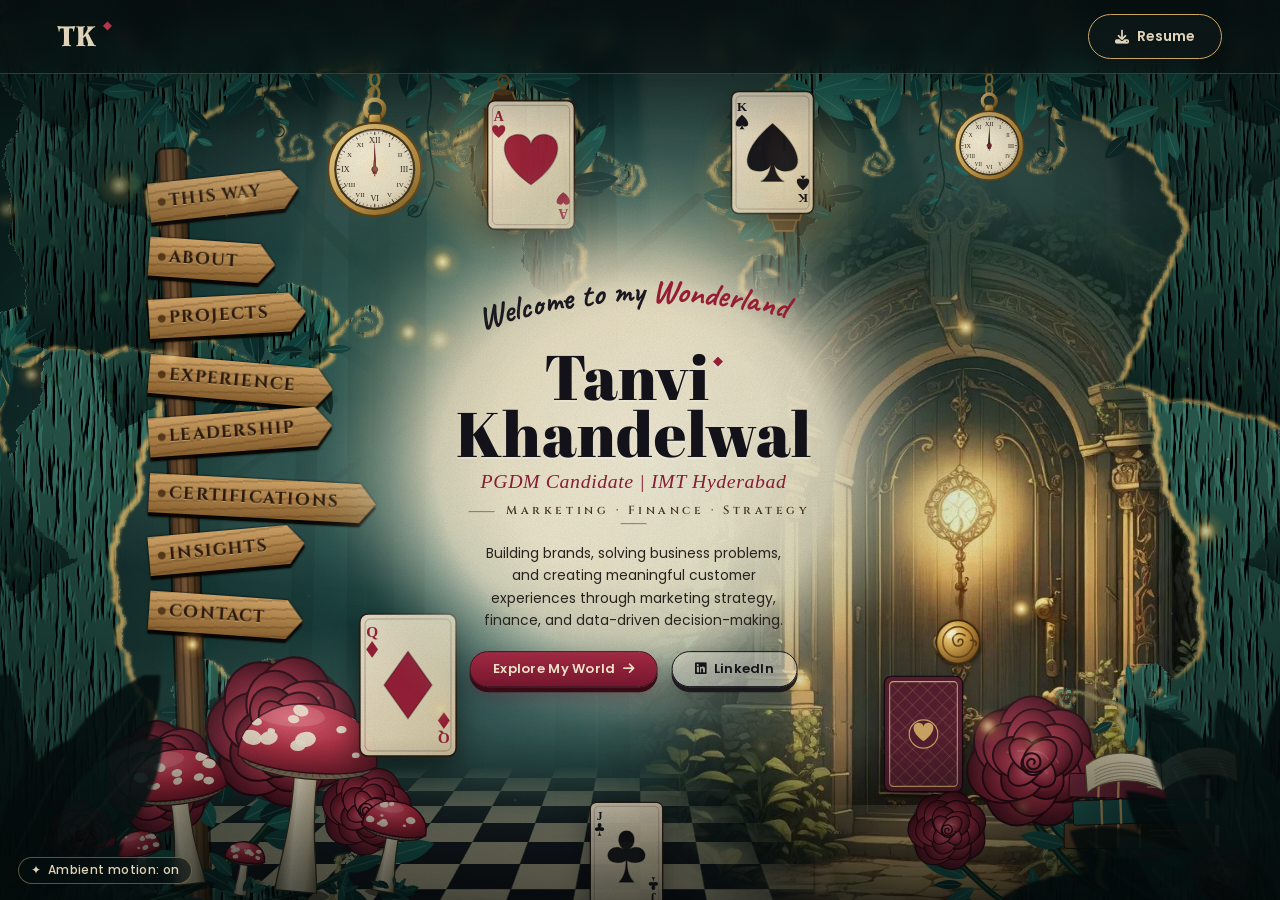
<file: index.html>
<!DOCTYPE html>
<html lang="en">

<head>

    <meta charset="UTF-8">
    <meta name="viewport" content="width=device-width, initial-scale=1.0">
    <meta name="theme-color" content="#101B1B">

    <title>Tanvi Khandelwal | Portfolio</title>

    <link rel="stylesheet" href="style.css">
    <link rel="stylesheet" href="wonderland-home.css">
    <link rel="stylesheet" href="wonderland-app.css">
    <link rel="stylesheet" href="wonderland-pages.css">

    <!-- Google Fonts -->
    <link rel="preconnect" href="https://fonts.googleapis.com">
    <link rel="preconnect" href="https://fonts.gstatic.com" crossorigin>

    <link href="https://fonts.googleapis.com/css2?family=Abril+Fatface&family=Almendra:ital,wght@0,400;0,700;1,400;1,700&family=Caveat:wght@500;700&family=Cinzel:wght@500;600;700&family=IM+Fell+English:ital@0;1&family=Poppins:wght@300;400;500;600;700&display=swap" rel="stylesheet">

    <!-- Icons -->
    <link rel="stylesheet"
        href="https://cdnjs.cloudflare.com/ajax/libs/font-awesome/6.5.2/css/all.min.css">

</head>

<body class="wl-app">

<!-- ================= NAVBAR ================= -->

<header>

<nav class="navbar" aria-label="Site">

<a class="logo" href="#home" aria-label="Tanvi Khandelwal - back to the entrance">TK</a>

<a href="resume.pdf" target="_blank" rel="noopener" class="resume-btn">

<i class="fa-solid fa-download"></i>

Resume

</a>

</nav>

</header>

<!-- ================= HERO: DARK WONDERLAND (Phase 1) ================= -->

<main class="wl-views" id="wlViews">

<section class="wl-hero wl-view is-active" id="home" data-title="Welcome" aria-label="Welcome to my Wonderland">

<svg class="wl-defs" width="0" height="0" aria-hidden="true" focusable="false">
<defs>
<filter id="wlTorn" x="-6%" y="-4%" width="112%" height="108%">
<feTurbulence type="fractalNoise" baseFrequency=".022 .03" numOctaves="3" seed="6" result="n"/>
<feDisplacementMap in="SourceGraphic" in2="n" scale="16" xChannelSelector="R" yChannelSelector="G"/>
</filter>
<linearGradient id="wlGold" x1="0" y1="0" x2="1" y2="1"><stop offset="0" stop-color="#f6dc96"/><stop offset=".5" stop-color="#c99a45"/><stop offset="1" stop-color="#7a5316"/></linearGradient>
<radialGradient id="wlFace" cx=".4" cy=".35" r=".8"><stop offset="0" stop-color="#fbf1d6"/><stop offset=".7" stop-color="#e9dcc1"/><stop offset="1" stop-color="#c8b78d"/></radialGradient>
<radialGradient id="wlGlass" cx=".5" cy=".62" r=".6"><stop offset="0" stop-color="#fff6c8"/><stop offset=".35" stop-color="#ffcb6a"/><stop offset=".75" stop-color="#b8651f"/><stop offset="1" stop-color="#4a2410"/></radialGradient>
<radialGradient id="wlBrass" cx=".35" cy=".3" r=".85"><stop offset="0" stop-color="#fff0b8"/><stop offset=".35" stop-color="#d9a84a"/><stop offset=".8" stop-color="#8a5a1c"/><stop offset="1" stop-color="#4a2e0c"/></radialGradient>
<path id="wlArc" d="M 12 84 Q 240 -4 468 66"/>

<symbol id="wlWatch" viewBox="0 0 120 190">
<g fill="none" stroke="#b38a3c" stroke-width="3.4"><ellipse cx="60" cy="8" rx="5" ry="8"/><ellipse cx="60" cy="24" rx="5" ry="8"/><ellipse cx="60" cy="40" rx="5" ry="8"/></g>
<circle cx="60" cy="58" r="11" fill="none" stroke="url(#wlGold)" stroke-width="5"/>
<rect x="53" y="64" width="14" height="12" rx="3" fill="url(#wlGold)" stroke="#6b4a14" stroke-width="1.5"/>
<circle cx="60" cy="128" r="54" fill="url(#wlGold)" stroke="#5a3d10" stroke-width="2.5"/>
<circle cx="60" cy="128" r="47" fill="#3a2a10"/>
<circle cx="60" cy="128" r="44.5" fill="url(#wlFace)"/>
<line x1="60.0" y1="88.0" x2="60.0" y2="84.0" stroke="#2a1c10" stroke-width="1.1"/><line x1="64.3" y1="86.7" x2="64.6" y2="84.2" stroke="#2a1c10" stroke-width="0.6"/><line x1="68.6" y1="87.4" x2="69.1" y2="85.0" stroke="#2a1c10" stroke-width="0.6"/><line x1="72.8" y1="88.5" x2="73.6" y2="86.2" stroke="#2a1c10" stroke-width="0.6"/><line x1="76.9" y1="90.1" x2="77.9" y2="87.8" stroke="#2a1c10" stroke-width="0.6"/><line x1="80.0" y1="93.4" x2="82.0" y2="89.9" stroke="#2a1c10" stroke-width="1.1"/><line x1="84.4" y1="94.4" x2="85.9" y2="92.4" stroke="#2a1c10" stroke-width="0.6"/><line x1="87.8" y1="97.2" x2="89.4" y2="95.3" stroke="#2a1c10" stroke-width="0.6"/><line x1="90.8" y1="100.2" x2="92.7" y2="98.6" stroke="#2a1c10" stroke-width="0.6"/><line x1="93.6" y1="103.6" x2="95.6" y2="102.1" stroke="#2a1c10" stroke-width="0.6"/><line x1="94.6" y1="108.0" x2="98.1" y2="106.0" stroke="#2a1c10" stroke-width="1.1"/><line x1="97.9" y1="111.1" x2="100.2" y2="110.1" stroke="#2a1c10" stroke-width="0.6"/><line x1="99.5" y1="115.2" x2="101.8" y2="114.4" stroke="#2a1c10" stroke-width="0.6"/><line x1="100.6" y1="119.4" x2="103.0" y2="118.9" stroke="#2a1c10" stroke-width="0.6"/><line x1="101.3" y1="123.7" x2="103.8" y2="123.4" stroke="#2a1c10" stroke-width="0.6"/><line x1="100.0" y1="128.0" x2="104.0" y2="128.0" stroke="#2a1c10" stroke-width="1.1"/><line x1="101.3" y1="132.3" x2="103.8" y2="132.6" stroke="#2a1c10" stroke-width="0.6"/><line x1="100.6" y1="136.6" x2="103.0" y2="137.1" stroke="#2a1c10" stroke-width="0.6"/><line x1="99.5" y1="140.8" x2="101.8" y2="141.6" stroke="#2a1c10" stroke-width="0.6"/><line x1="97.9" y1="144.9" x2="100.2" y2="145.9" stroke="#2a1c10" stroke-width="0.6"/><line x1="94.6" y1="148.0" x2="98.1" y2="150.0" stroke="#2a1c10" stroke-width="1.1"/><line x1="93.6" y1="152.4" x2="95.6" y2="153.9" stroke="#2a1c10" stroke-width="0.6"/><line x1="90.8" y1="155.8" x2="92.7" y2="157.4" stroke="#2a1c10" stroke-width="0.6"/><line x1="87.8" y1="158.8" x2="89.4" y2="160.7" stroke="#2a1c10" stroke-width="0.6"/><line x1="84.4" y1="161.6" x2="85.9" y2="163.6" stroke="#2a1c10" stroke-width="0.6"/><line x1="80.0" y1="162.6" x2="82.0" y2="166.1" stroke="#2a1c10" stroke-width="1.1"/><line x1="76.9" y1="165.9" x2="77.9" y2="168.2" stroke="#2a1c10" stroke-width="0.6"/><line x1="72.8" y1="167.5" x2="73.6" y2="169.8" stroke="#2a1c10" stroke-width="0.6"/><line x1="68.6" y1="168.6" x2="69.1" y2="171.0" stroke="#2a1c10" stroke-width="0.6"/><line x1="64.3" y1="169.3" x2="64.6" y2="171.8" stroke="#2a1c10" stroke-width="0.6"/><line x1="60.0" y1="168.0" x2="60.0" y2="172.0" stroke="#2a1c10" stroke-width="1.1"/><line x1="55.7" y1="169.3" x2="55.4" y2="171.8" stroke="#2a1c10" stroke-width="0.6"/><line x1="51.4" y1="168.6" x2="50.9" y2="171.0" stroke="#2a1c10" stroke-width="0.6"/><line x1="47.2" y1="167.5" x2="46.4" y2="169.8" stroke="#2a1c10" stroke-width="0.6"/><line x1="43.1" y1="165.9" x2="42.1" y2="168.2" stroke="#2a1c10" stroke-width="0.6"/><line x1="40.0" y1="162.6" x2="38.0" y2="166.1" stroke="#2a1c10" stroke-width="1.1"/><line x1="35.6" y1="161.6" x2="34.1" y2="163.6" stroke="#2a1c10" stroke-width="0.6"/><line x1="32.2" y1="158.8" x2="30.6" y2="160.7" stroke="#2a1c10" stroke-width="0.6"/><line x1="29.2" y1="155.8" x2="27.3" y2="157.4" stroke="#2a1c10" stroke-width="0.6"/><line x1="26.4" y1="152.4" x2="24.4" y2="153.9" stroke="#2a1c10" stroke-width="0.6"/><line x1="25.4" y1="148.0" x2="21.9" y2="150.0" stroke="#2a1c10" stroke-width="1.1"/><line x1="22.1" y1="144.9" x2="19.8" y2="145.9" stroke="#2a1c10" stroke-width="0.6"/><line x1="20.5" y1="140.8" x2="18.2" y2="141.6" stroke="#2a1c10" stroke-width="0.6"/><line x1="19.4" y1="136.6" x2="17.0" y2="137.1" stroke="#2a1c10" stroke-width="0.6"/><line x1="18.7" y1="132.3" x2="16.2" y2="132.6" stroke="#2a1c10" stroke-width="0.6"/><line x1="20.0" y1="128.0" x2="16.0" y2="128.0" stroke="#2a1c10" stroke-width="1.1"/><line x1="18.7" y1="123.7" x2="16.2" y2="123.4" stroke="#2a1c10" stroke-width="0.6"/><line x1="19.4" y1="119.4" x2="17.0" y2="118.9" stroke="#2a1c10" stroke-width="0.6"/><line x1="20.5" y1="115.2" x2="18.2" y2="114.4" stroke="#2a1c10" stroke-width="0.6"/><line x1="22.1" y1="111.1" x2="19.8" y2="110.1" stroke="#2a1c10" stroke-width="0.6"/><line x1="25.4" y1="108.0" x2="21.9" y2="106.0" stroke="#2a1c10" stroke-width="1.1"/><line x1="26.4" y1="103.6" x2="24.4" y2="102.1" stroke="#2a1c10" stroke-width="0.6"/><line x1="29.2" y1="100.2" x2="27.3" y2="98.6" stroke="#2a1c10" stroke-width="0.6"/><line x1="32.2" y1="97.2" x2="30.6" y2="95.3" stroke="#2a1c10" stroke-width="0.6"/><line x1="35.6" y1="94.4" x2="34.1" y2="92.4" stroke="#2a1c10" stroke-width="0.6"/><line x1="40.0" y1="93.4" x2="38.0" y2="89.9" stroke="#2a1c10" stroke-width="1.1"/><line x1="43.1" y1="90.1" x2="42.1" y2="87.8" stroke="#2a1c10" stroke-width="0.6"/><line x1="47.2" y1="88.5" x2="46.4" y2="86.2" stroke="#2a1c10" stroke-width="0.6"/><line x1="51.4" y1="87.4" x2="50.9" y2="85.0" stroke="#2a1c10" stroke-width="0.6"/><line x1="55.7" y1="86.7" x2="55.4" y2="84.2" stroke="#2a1c10" stroke-width="0.6"/><text x="60.0" y="94.0" text-anchor="middle" dominant-baseline="central" font-family="'IM Fell English',Georgia,serif" font-size="9.5" fill="#2a1c10">XII</text><text x="77.0" y="98.6" text-anchor="middle" dominant-baseline="central" font-family="'IM Fell English',Georgia,serif" font-size="8" fill="#2a1c10">I</text><text x="89.4" y="111.0" text-anchor="middle" dominant-baseline="central" font-family="'IM Fell English',Georgia,serif" font-size="8" fill="#2a1c10">II</text><text x="94.0" y="128.0" text-anchor="middle" dominant-baseline="central" font-family="'IM Fell English',Georgia,serif" font-size="9.5" fill="#2a1c10">III</text><text x="89.4" y="145.0" text-anchor="middle" dominant-baseline="central" font-family="'IM Fell English',Georgia,serif" font-size="8" fill="#2a1c10">IV</text><text x="77.0" y="157.4" text-anchor="middle" dominant-baseline="central" font-family="'IM Fell English',Georgia,serif" font-size="8" fill="#2a1c10">V</text><text x="60.0" y="162.0" text-anchor="middle" dominant-baseline="central" font-family="'IM Fell English',Georgia,serif" font-size="9.5" fill="#2a1c10">VI</text><text x="43.0" y="157.4" text-anchor="middle" dominant-baseline="central" font-family="'IM Fell English',Georgia,serif" font-size="8" fill="#2a1c10">VII</text><text x="30.6" y="145.0" text-anchor="middle" dominant-baseline="central" font-family="'IM Fell English',Georgia,serif" font-size="8" fill="#2a1c10">VIII</text><text x="26.0" y="128.0" text-anchor="middle" dominant-baseline="central" font-family="'IM Fell English',Georgia,serif" font-size="9.5" fill="#2a1c10">IX</text><text x="30.6" y="111.0" text-anchor="middle" dominant-baseline="central" font-family="'IM Fell English',Georgia,serif" font-size="8" fill="#2a1c10">X</text><text x="43.0" y="98.6" text-anchor="middle" dominant-baseline="central" font-family="'IM Fell English',Georgia,serif" font-size="8" fill="#2a1c10">XI</text>
<g transform="translate(60 128)">
<path class="wl-hand wl-h-hour" d="M-2.4 5L0 -22L2.4 5Z" fill="#2a1c10"/>
<path class="wl-hand wl-h-min" d="M-1.6 5L0 -33L1.6 5Z" fill="#2a1c10"/>
<path class="wl-hand wl-h-sec" d="M-.7 8L0 -37L.7 8Z" fill="#9c1f38"/>
</g>
<circle cx="60" cy="128" r="3.4" fill="#7a1e35" stroke="#2a1008" stroke-width="1"/>
<path d="M22 108A44 44 0 0 1 68 84" stroke="rgba(255,255,255,.4)" fill="none" stroke-width="3" stroke-linecap="round"/>
</symbol>

<symbol id="wlLantern" viewBox="0 0 100 200">
<circle cx="50" cy="9" r="7" fill="none" stroke="#6b4a1c" stroke-width="3.4"/>
<path d="M50 16V24" stroke="#6b4a1c" stroke-width="3.4"/>
<path d="M30 44L38 24H62L70 44Z" fill="#2a1a0c" stroke="#8a5f24" stroke-width="2.2"/>
<ellipse cx="50" cy="24" rx="12" ry="4" fill="#4a3014"/>
<rect x="26" y="44" width="48" height="108" rx="9" fill="url(#wlGlass)" stroke="#3a2410" stroke-width="2.8"/>
<g stroke="#2a1a0c" stroke-width="3"><path d="M26 44V152M50 44V152M74 44V152"/></g>
<path class="wl-flame" d="M50 128C39 112 45 100 50 86C55 100 61 112 50 128Z" fill="#fff7d0"/>
<path d="M50 122C45 114 48 108 50 100C52 108 55 114 50 122Z" fill="#ffd36e"/>
<path d="M22 152H78L70 178H30Z" fill="#2a1a0c" stroke="#8a5f24" stroke-width="2.2"/>
<path d="M34 178H66L62 192H38Z" fill="#4a3014" stroke="#8a5f24" stroke-width="2"/>
</symbol>
</defs>
</svg>

<div class="wl-stage" id="wlStage">

<div class="wl-layer" data-depth=".08" data-zoom=".25">
<img class="wl-far" src="images/wl/forest-far.svg" alt="" decoding="async">
</div>

<div class="wl-atmos" aria-hidden="true">
<i class="wl-glow"></i>
<span class="wl-beam b1"></span><span class="wl-beam b2"></span><span class="wl-beam b3"></span>
<i class="wl-fog f1"></i>
</div>

<div class="wl-layer" data-depth=".2" data-zoom=".7">
<div class="wl-floor"></div>
</div>

<!-- ============ THE MYSTERIOUS DOOR (right) ============ -->
<div class="wl-layer wl-layer-door" data-depth=".45" data-zoom="1">

<div class="wl-door-wrap" id="wlDoorWrap">
<img class="wl-door-scene" src="images/wl/door-scene.webp" alt="" decoding="async">
<i class="wl-door-halo" aria-hidden="true"></i>
<div class="wl-door-stage">
<button type="button" class="wl-door" id="wlDoor" data-door-target="hub" aria-label="Open the mysterious door and choose where to go">
<span class="wl-door-in">
<img src="images/wl/door-interior.svg" alt="" decoding="async">
<i class="wl-mist"></i><i class="wl-mist wl-mist2"></i><i class="wl-motes"></i>
</span>
<span class="wl-door-leaf">
<img src="images/wl/door-leaf.webp" alt="" decoding="async">
<i class="wl-medal"></i>
<svg class="wl-knob" viewBox="0 0 60 60" aria-hidden="true"><circle cx="30" cy="30" r="27" fill="url(#wlBrass)" stroke="#3a240a" stroke-width="2"/><circle cx="30" cy="30" r="19" fill="none" stroke="#5a3a10" stroke-width="1.6"/><path d="M30 30m0 0c0-5 6-5 6 0s-9 8-12 0s6-14 15-8" fill="none" stroke="#4a2e0c" stroke-width="1.8" stroke-linecap="round"/><path d="M46 28c5-1 8 2 6 6" fill="none" stroke="#5a3a10" stroke-width="2.4" stroke-linecap="round"/><ellipse cx="22" cy="20" rx="7" ry="4" transform="rotate(-35 22 20)" fill="rgba(255,255,230,.55)"/></svg>
</span>
<i class="wl-door-leak" aria-hidden="true"></i>
</button>
</div>
<span class="wl-door-sill" aria-hidden="true"></span>
</div>

<img class="wl-prop wl-mush-b" src="images/wl/mushrooms-b.svg" alt="" decoding="async">

</div>

<!-- ============ TREES, SIGNPOSTS, ROSES, MUSHROOMS (mid-foreground) ============ -->
<div class="wl-layer" data-depth=".75" data-zoom="1.45">

<div class="wl-tree wl-tree-left">
<img class="wl-tr" src="images/wl/tree-left-trunk.svg" alt="" decoding="async">
<div class="wl-canopy" style="--sway:12s">
<img class="wl-tr" src="images/wl/tree-left-canopy.svg" alt="" decoding="async">
<img class="wl-vine" style="left:25%;top:11%;width:8.5%;--d:7.5s;--dl:-1s" src="images/wl/vine-1.svg" alt="" loading="lazy">
<img class="wl-vine" style="left:36%;top:9%;width:7%;--d:9s;--dl:-3s" src="images/wl/vine-2.svg" alt="" loading="lazy">
<img class="wl-vine" style="left:58%;top:8.5%;width:8%;--d:8s;--dl:-2s" src="images/wl/vine-3.svg" alt="" loading="lazy">
<img class="wl-vine" style="left:67%;top:11%;width:7%;--d:10s;--dl:-5s" src="images/wl/vine-2.svg" alt="" loading="lazy">
<div class="wl-hang wl-hang-watch" style="left:54%;top:10.5%;--pd:7s;--pdl:-2s">
<svg viewBox="0 0 120 190" aria-hidden="true"><use href="#wlWatch"/></svg>
</div>
<div class="wl-hang wl-hang-lantern" style="left:70.5%;top:12%;--pd:6s;--pdl:-4s">
<i class="wl-halo"></i>
<svg viewBox="0 0 100 200" aria-hidden="true"><use href="#wlLantern"/></svg>
</div>
</div>
</div>

<nav class="wl-signs" aria-label="Signposts to every part of the portfolio">
<span class="wl-pole" aria-hidden="true"></span>
<div class="wl-sign-wrap s1" style="--rot:-6deg;--sd:6.5s;--sdl:-1s"><button type="button" class="wl-sign" data-door-open>This way</button></div>
<div class="wl-sign-wrap s2" style="--rot:4deg;--sd:7.5s;--sdl:-3s"><a class="wl-sign" href="#about">About</a></div>
<div class="wl-sign-wrap s3" style="--rot:-3deg;--sd:8s;--sdl:-5s"><a class="wl-sign" href="#projects">Projects</a></div>
<div class="wl-sign-wrap s4" style="--rot:5deg;--sd:7s;--sdl:-2s"><a class="wl-sign" href="#experience">Experience</a></div>
<div class="wl-sign-wrap s5" style="--rot:-4deg;--sd:8.5s;--sdl:-6s"><a class="wl-sign" href="#leadership">Leadership</a></div>
<div class="wl-sign-wrap s6" style="--rot:3deg;--sd:7.2s;--sdl:-4s"><a class="wl-sign" href="#certifications">Certifications</a></div>
<div class="wl-sign-wrap s7" style="--rot:-5deg;--sd:6.8s;--sdl:-7s"><a class="wl-sign" href="#insights">Insights</a></div>
<div class="wl-sign-wrap s8" style="--rot:4deg;--sd:7.6s;--sdl:-3s"><a class="wl-sign" href="#contact">Contact</a></div>
</nav>

<div class="wl-tree wl-tree-right">
<img class="wl-tr" src="images/wl/tree-right-trunk.svg" alt="" decoding="async">
<div class="wl-canopy wl-canopy-r" style="--sway:13.5s">
<img class="wl-tr" src="images/wl/tree-right-canopy.svg" alt="" decoding="async">
<img class="wl-vine" style="left:40%;top:10%;width:8%;--d:8.5s;--dl:-2s" src="images/wl/vine-3.svg" alt="" loading="lazy">
<img class="wl-vine" style="left:55%;top:9%;width:7%;--d:7s;--dl:-4s" src="images/wl/vine-1.svg" alt="" loading="lazy">
<div class="wl-hang wl-hang-lantern wl-hang-r1" style="left:21%;top:13%;--pd:6.5s;--pdl:-1s">
<i class="wl-halo"></i>
<svg viewBox="0 0 100 200" aria-hidden="true"><use href="#wlLantern"/></svg>
</div>
<div class="wl-hang wl-hang-watch wl-hang-small" style="left:50%;top:11%;--pd:8s;--pdl:-6s">
<svg viewBox="0 0 120 190" aria-hidden="true"><use href="#wlWatch"/></svg>
</div>
</div>
</div>

<img class="wl-prop wl-roses-a" src="images/wl/roses-a.svg" alt="" decoding="async">
<img class="wl-prop wl-mush-a" src="images/wl/mushrooms-a.svg" alt="" decoding="async">
<img class="wl-prop wl-roses-b" src="images/wl/roses-b.svg" alt="" decoding="async">
<img class="wl-prop wl-books" src="images/wl/books.svg" alt="" decoding="async">

<div class="wl-note"><p>A little<br>curiosity,</p><p>a lot of<br>possibilities</p><span class="wl-note-heart" aria-hidden="true">&#9829;</span></div>

</div>

<div class="wl-atmos wl-atmos-front" aria-hidden="true"><i class="wl-fog f2"></i><i class="wl-fog f3"></i></div>

<!-- ============ FOREGROUND + FLOATING CARDS ============ -->
<div class="wl-layer" data-depth="1.15" data-zoom="2.1" aria-hidden="true">
<img class="wl-fg wl-fg-l" src="images/wl/fg-left.svg" alt="" decoding="async">
<img class="wl-fg wl-fg-r" src="images/wl/fg-right.svg" alt="" decoding="async">
<span class="wl-card c1"><img src="images/wl/card-a.svg" alt="" loading="lazy"></span>
<span class="wl-card c2"><img src="images/wl/card-k.svg" alt="" loading="lazy"></span>
<span class="wl-card c3"><img src="images/wl/card-q.svg" alt="" loading="lazy"></span>
<span class="wl-card c4"><img src="images/wl/card-back.svg" alt="" loading="lazy"></span>
<span class="wl-card c5"><img src="images/wl/card-j.svg" alt="" loading="lazy"></span>
</div>

</div>

<canvas class="wl-canvas" id="wlCanvas" aria-hidden="true"></canvas>
<div class="wl-vignette" aria-hidden="true"></div>

<!-- ============ THE CENTRE: WELCOME PANEL ============ -->
<div class="wl-panel" id="wlPanel">
<div class="wl-paper" aria-hidden="true"></div>
<div class="wl-panel-inner">
<p class="wl-welcome">
<svg viewBox="0 0 480 100" role="img" aria-label="Welcome to my Wonderland">
<text font-family="Caveat, cursive" font-weight="700" font-size="42" fill="#1c1a22"><textPath href="#wlArc" startOffset="50%" text-anchor="middle">Welcome to my <tspan fill="#9c1f38">Wonderland</tspan></textPath></text>
</svg>
</p>
<h1 class="wl-name"><span class="wl-ln l1">Tanvi</span><span class="wl-ln l2">Khandelwal</span></h1>
<p class="wl-role">PGDM Candidate | IMT Hyderabad</p>
<p class="wl-tag">Marketing &middot; Finance &middot; Strategy</p>
<p class="wl-intro">Building brands, solving business problems, and creating meaningful customer experiences through marketing strategy, finance, and data-driven decision-making.</p>
<div class="wl-cta">
<a class="wl-btn wl-btn-primary" href="#hub" data-door-open><span>Explore My World</span> <i class="fa-solid fa-arrow-right" aria-hidden="true"></i></a>
<a class="wl-btn wl-btn-ghost" href="https://www.linkedin.com/in/tanvi-khandelwal-105405252/" target="_blank" rel="noopener"><i class="fa-brands fa-linkedin" aria-hidden="true"></i> <span>LinkedIn</span></a>
</div>
</div>
</div>

<button type="button" class="wl-calm" id="wlCalm" aria-pressed="false"><span aria-hidden="true">&#10022;</span> <b>Ambient motion: on</b></button>

</section>

<!-- ================= HUB: THE SIX CARDS (inside the door) ================= -->

<section class="wl-hub wl-view" id="hub" data-title="Choose your path" aria-label="Choose your path">

<div class="wl-hub-head">
<p class="section-tag">Through the door</p>
<h2 class="wl-hub-title">Choose Your Path</h2>
<p class="wl-hub-sub">Every path leads to a new discovery.</p>
</div>

<nav class="wl-hand" aria-label="Portfolio sections">
<a class="hub-card" href="#about" style="--i:0;--tilt:-14deg;--dy:26px;--suit:#9c1f38">
<span class="hc-corner" aria-hidden="true">A<br>&#9829;</span>
<span class="hc-corner br" aria-hidden="true">A<br>&#9829;</span>
<span class="hc-icon" aria-hidden="true"><i class="fa-solid fa-book-open"></i></span>
<strong class="hc-title">About Me</strong>
<em class="hc-sub">Down the rabbit hole</em>
<span class="hc-hint">My story, skills &amp; interests</span>
</a>
<a class="hub-card" href="#projects" style="--i:1;--tilt:-9deg;--dy:12px;--suit:#17151a">
<span class="hc-corner" aria-hidden="true">K<br>&#9824;</span>
<span class="hc-corner br" aria-hidden="true">K<br>&#9824;</span>
<span class="hc-icon" aria-hidden="true"><i class="fa-solid fa-hat-wizard"></i></span>
<strong class="hc-title">Projects</strong>
<em class="hc-sub">The Mad Hatter&rsquo;s workshop</em>
<span class="hc-hint">Ideas I&rsquo;ve shaped &amp; shared</span>
</a>
<a class="hub-card" href="#experience" style="--i:2;--tilt:-4deg;--dy:3px;--suit:#9c1f38">
<span class="hc-corner" aria-hidden="true">Q<br>&#9830;</span>
<span class="hc-corner br" aria-hidden="true">Q<br>&#9830;</span>
<span class="hc-icon" aria-hidden="true"><i class="fa-solid fa-hourglass-half"></i></span>
<strong class="hc-title">Experience</strong>
<em class="hc-sub">The journey so far</em>
<span class="hc-hint">Internships &amp; roles</span>
</a>
<a class="hub-card" href="#leadership" style="--i:3;--tilt:0deg;--dy:0px;--suit:#17151a">
<span class="hc-corner" aria-hidden="true">J<br>&#9827;</span>
<span class="hc-corner br" aria-hidden="true">J<br>&#9827;</span>
<span class="hc-icon" aria-hidden="true"><i class="fa-solid fa-chess-queen"></i></span>
<strong class="hc-title">Leadership</strong>
<em class="hc-sub">The people along the way</em>
<span class="hc-hint">Committees &amp; community</span>
</a>
<a class="hub-card" href="#certifications" style="--i:4;--tilt:4deg;--dy:3px;--suit:#9c1f38">
<span class="hc-corner" aria-hidden="true">10<br>&#9829;</span>
<span class="hc-corner br" aria-hidden="true">10<br>&#9829;</span>
<span class="hc-icon" aria-hidden="true"><i class="fa-solid fa-scroll"></i></span>
<strong class="hc-title">Certifications</strong>
<em class="hc-sub">The curiosity cabinet</em>
<span class="hc-hint">Learning that counts</span>
</a>
<a class="hub-card" href="#insights" style="--i:5;--tilt:9deg;--dy:12px;--suit:#17151a">
<span class="hc-corner" aria-hidden="true">9<br>&#9824;</span>
<span class="hc-corner br" aria-hidden="true">9<br>&#9824;</span>
<span class="hc-icon" aria-hidden="true"><i class="fa-solid fa-feather-pointed"></i></span>
<strong class="hc-title">Insights</strong>
<em class="hc-sub">Notes from Wonderland</em>
<span class="hc-hint">Posts &amp; observations</span>
</a>
<a class="hub-card" href="#contact" style="--i:6;--tilt:14deg;--dy:26px;--suit:#9c1f38">
<span class="hc-corner" aria-hidden="true">8<br>&#9830;</span>
<span class="hc-corner br" aria-hidden="true">8<br>&#9830;</span>
<span class="hc-icon" aria-hidden="true"><i class="fa-solid fa-door-open"></i></span>
<strong class="hc-title">Contact</strong>
<em class="hc-sub">The secret garden</em>
<span class="hc-hint">Let&rsquo;s connect</span>
</a>
</nav>

<a class="wl-hub-home" href="#home"><i class="fa-solid fa-chevron-left" aria-hidden="true"></i> Back to the forest</a>

</section>

<!-- ================= ABOUT ================= -->

<section class="wl-page pg-about wl-view" id="about" data-title="About Me">
<div class="pg-decor" aria-hidden="true">
<img class="d d-path" src="images/wl/about-path.svg" alt="">
<div class="d wl-hang wl-hang-lantern al1" style="left:46%;top:7%;--pd:6s;--pdl:-1s"><i class="wl-halo"></i><svg viewBox="0 0 100 200"><use href="#wlLantern"/></svg></div><div class="d wl-hang wl-hang-lantern al2" style="left:63%;top:7%;--pd:7s;--pdl:-3s"><i class="wl-halo"></i><svg viewBox="0 0 100 200"><use href="#wlLantern"/></svg></div>
<nav class="d pg-signs ps-about" aria-hidden="true"><span class="wl-pole"></span><div class="wl-sign-wrap sp1" style="--rot:-9deg;--sd:6.5s;--sdl:-1s"><span class="wl-sign">Marketing</span></div><div class="wl-sign-wrap sp2" style="--rot:6deg;--sd:7.2s;--sdl:-2s"><span class="wl-sign">Finance</span></div><div class="wl-sign-wrap sp3" style="--rot:-5deg;--sd:7.9s;--sdl:-3s"><span class="wl-sign">Strategy</span></div><div class="wl-sign-wrap sp4" style="--rot:7deg;--sd:8.6s;--sdl:-4s"><span class="wl-sign">Creativity</span></div></nav>
<img class="d d-mush-a" src="images/wl/mushrooms-a.svg" alt=""><img class="d d-roses-b" src="images/wl/roses-b.svg" alt=""><img class="d d-card-a" src="images/wl/card-k.svg" alt="">
</div>
<div class="wl-page-scroll">
<div class="ab-grid">
<div class="ab-mirror">
<img class="ab-frame" src="images/wl/mirror.svg" alt="">
<div class="ab-tabs" role="tablist" aria-label="About me sections">
<button type="button" class="ab-tab is-on" role="tab" aria-selected="true" data-tab="story">My Story</button>
<button type="button" class="ab-tab" role="tab" aria-selected="false" data-tab="education">Education</button>
<button type="button" class="ab-tab" role="tab" aria-selected="false" data-tab="hobbies">Hobbies</button>
<button type="button" class="ab-tab" role="tab" aria-selected="false" data-tab="facts">Fun Facts</button>
</div>
</div>
<div class="ab-text">
<h2 class="section-title">About Me</h2>
<p class="pg-sub left">Down the rabbit hole</p>
<div class="ab-panels">
<div class="ab-panel is-on" data-panel="story">
<p>Hi, I&rsquo;m Tanvi, a PGDM student at IMT Hyderabad specializing in Marketing and Finance, with a passion for combining creativity with analytical thinking.</p>
<p>I enjoy building brands, crafting marketing strategies, designing engaging visuals, and solving business problems through data-driven insights. I love finding the balance between numbers and storytelling.</p>
</div>
<div class="ab-panel" data-panel="education"><ul class="ab-list">
<li><b>PGDM</b> &mdash; IMT Hyderabad <em>2025&ndash;2027</em></li>
<li><b>BBA</b> &mdash; S.S. Jain Subodh P.G. Autonomous College, Jaipur <em>2024</em></li>
<li><b>XII</b> &mdash; MPS International, Jaipur <em>2021</em></li>
<li><b>X</b> &mdash; MPS International, Jaipur <em>2019</em></li>
</ul></div>
<div class="ab-panel" data-panel="hobbies"><ul class="ab-list">
<li>Designing on Canva</li><li>Painting &mdash; mandala art &amp; canvas painting</li><li>Multi-cuisine cooking</li><li>Exploring new marketing trends</li><li>Discovering new places and experiences</li>
</ul></div>
<div class="ab-panel" data-panel="facts"><ul class="ab-list">
<li>Ranked <b>11th</b> among 500+ participants at the QSW Sustainability Impact Challenge 2025</li>
<li>Created the tagline for ChatCircle: <em>&ldquo;Not a Speech. Not a Lecture. A Conversation.&rdquo;</em></li>
<li>Coordinated <b>10+</b> plantation drives &mdash; <b>300+</b> saplings planted</li>
<li>Ranked <b>2nd</b> among interns with similar targets at Mindenious Edutech</li>
</ul></div>
</div>
<button type="button" class="ab-more work-modal-trigger" data-modal-target="modal-about-full">More about me <i class="fa-solid fa-arrow-right" aria-hidden="true"></i></button>
</div>
</div>
</div>
</section>

<section class="wl-page pg-proj wl-view" id="projects" data-title="Projects">
<div class="pg-decor" aria-hidden="true">
<img class="d d-cups" src="images/wl/teacups.svg" alt=""><img class="d d-cardfan" src="images/wl/card-a.svg" alt=""><img class="d d-cardfan2" src="images/wl/card-back.svg" alt="">
<div class="d d-hat"><img src="images/wl/hat.svg" alt=""><span class="hat-tag">In Ideas<br>We Trust</span></div>
<div class="d wl-hang wl-hang-watch pw1" style="right:6%;top:42%;--pd:8s;--pdl:-2s"><svg viewBox="0 0 120 190"><use href="#wlWatch"/></svg></div>
<div class="d d-candle"><i class="flame-glow"></i><img src="images/wl/candle.svg" alt=""></div>
<img class="d d-roses-a" src="images/wl/roses-a.svg" alt=""><img class="d d-roses-b" src="images/wl/roses-b.svg" alt="">
</div>
<div class="wl-page-scroll">
<div class="pg-head"><h2 class="section-title">Projects</h2><p class="pg-sub">The Mad Hatter&rsquo;s workshop</p><p class="pg-tag">Ideas brewed with curiosity, strategy and a little bit of magic.</p></div>
<div class="proj-row">
<button type="button" class="proj-card work-modal-trigger" data-modal-target="modal-proj-haldirams" aria-label="Open project: Haldiram’s"><span class="pin" aria-hidden="true"></span><strong class="pc-title">Haldiram&rsquo;s</strong><img class="pc-art" src="images/wl/proj-snacks.svg" alt=""><span class="pc-sub">Protein Snacking Concept</span><span class="pc-tags">Branding | Product Strategy</span></button>
<button type="button" class="proj-card work-modal-trigger" data-modal-target="modal-proj-blissclub" aria-label="Open project: Blissclub"><span class="pin" aria-hidden="true"></span><strong class="pc-title">Blissclub</strong><img class="pc-art" src="images/wl/proj-bag.svg" alt=""><span class="pc-sub">Retail Management Project</span><span class="pc-tags">Research | Strategy</span></button>
<button type="button" class="proj-card work-modal-trigger" data-modal-target="modal-proj-cases" aria-label="Open project: Marketing Case Competitions"><span class="pin" aria-hidden="true"></span><strong class="pc-title">Marketing Case Competitions</strong><img class="pc-art" src="images/wl/proj-trophy.svg" alt=""><span class="pc-sub">Strategy | Execution</span><span class="pc-tags">Competitions &amp; case challenges</span></button>
<button type="button" class="proj-card work-modal-trigger" data-modal-target="modal-proj-live" aria-label="Open project: Live Projects & Initiatives"><span class="pin" aria-hidden="true"></span><strong class="pc-title">Live Projects &amp; Initiatives</strong><img class="pc-art" src="images/wl/proj-bulb.svg" alt=""><span class="pc-sub">Marketing | Ideation</span><span class="pc-tags">Events, campaigns &amp; community work</span></button>
</div>
</div>
</section>

<section class="wl-page pg-exp wl-view" id="experience" data-title="Experience">
<div class="pg-decor" aria-hidden="true">
<nav class="d pg-signs ps-exp" aria-hidden="true"><span class="wl-pole"></span><div class="wl-sign-wrap sp1" style="--rot:-5deg;--sd:6.5s;--sdl:-1s"><span class="wl-sign">Past</span></div><div class="wl-sign-wrap sp2" style="--rot:4deg;--sd:7.2s;--sdl:-2s"><span class="wl-sign">Present</span></div><div class="wl-sign-wrap sp3" style="--rot:-3deg;--sd:7.9s;--sdl:-3s"><span class="wl-sign">Future</span></div></nav>
<div class="d wl-hang wl-hang-watch ew1" style="left:19%;top:7%;--pd:7s;--pdl:-1s"><svg viewBox="0 0 120 190"><use href="#wlWatch"/></svg></div><div class="d wl-hang wl-hang-watch ew2" style="left:68%;top:7%;--pd:8s;--pdl:-4s"><svg viewBox="0 0 120 190"><use href="#wlWatch"/></svg></div>
<div class="d d-clock"><img class="clock-case" src="images/wl/grandfather.svg" alt=""><img class="clock-pend" src="images/wl/pendulum.svg" alt=""></div>
<img class="d d-cat" src="images/wl/cat.svg" alt="">
<img class="d d-mush-a" src="images/wl/mushrooms-a.svg" alt=""><img class="d d-roses-a" src="images/wl/roses-a.svg" alt="">
<div class="d wl-hang wl-hang-lantern el1" style="left:33%;top:7%;--pd:6s;--pdl:-2s"><i class="wl-halo"></i><svg viewBox="0 0 100 200"><use href="#wlLantern"/></svg></div>
</div>
<div class="wl-page-scroll">
<div class="pg-head"><h2 class="section-title">Experience</h2><p class="pg-sub">The journey so far</p><p class="pg-tag">Every stop, a new learning.</p></div>
<div class="exp-row">
<article class="exp-card"><span class="pin" aria-hidden="true"></span><span class="ec-date">Feb 2024 &ndash; Apr 2024</span><h3>Social Media Manager</h3><h4>Kargha Jaipur</h4><ul><li>Reorganized social media workflows, reducing response time by 40% and improving efficiency</li><li>Instituted engagement optimization strategies, increasing audience interaction by 25&ndash;30%</li><li>Managed platform analytics and implemented structured documentation systems to streamline operations</li></ul></article>
<article class="exp-card"><span class="pin" aria-hidden="true"></span><span class="ec-date">May 2024 &ndash; Jul 2024</span><h3>Social Media Manager</h3><h4>Balance SkinScience</h4><ul><li>Spearheaded content strategy and 10+ influencer collaborations, boosting campaign effectiveness</li><li>Implemented data-backed content plans, increasing engagement by 30&ndash;35% within one quarter</li><li>Optimized campaign performance using analytics, boosting average post reach by 40%</li></ul></article>
<article class="exp-card"><span class="pin" aria-hidden="true"></span><span class="ec-date">Apr 2026 &ndash; May 2026</span><h3>Marketing Intern</h3><h4>Mindenious Edutech LLP</h4><ul><li>Executed multi-channel outreach through Internshala and cold calling &mdash; 6,500+ calls, 1,100+ qualified student responses across Tier 1&ndash;3 colleges</li><li>Managed end-to-end lead qualification, resulting in the hiring of 430+ Campus Ambassadors and interns</li><li>Analyzed the EdTech conversion funnel to identify maximum drop-off and recommended trust and ROI-communication improvements</li><li>Conducted STP and SWOT analysis, proposing positioning changes to strengthen brand credibility</li><li>Ranked 2nd among interns with similar targets; achieved the 3rd highest paid enrollments in the Mavericks Team</li></ul></article>
<article class="exp-card"><span class="pin" aria-hidden="true"></span><span class="ec-date">Ongoing</span><h3>PGDM &mdash; Marketing &amp; Finance</h3><h4>IMT Hyderabad &middot; 2025&ndash;2027</h4><ul><li>Member &amp; Co-ordinator, Mezzo Committee</li><li>Member, Mercatus Mantra (Marketing Club) &mdash; ChatCircle &amp; AdTract</li><li>Member, Synergy (HR Club) &mdash; design initiatives</li><li>Case competitions and live initiatives</li></ul></article>
</div>
<p class="exp-long"><span>Long term</span> Building a future in Marketing &middot; Strategy &middot; Finance &middot; Analytics</p>
</div>
</section>

<section class="wl-page pg-lead wl-view" id="leadership" data-title="Leadership">
<div class="pg-decor" aria-hidden="true">
<nav class="d pg-signs ps-lead" aria-hidden="true"><span class="wl-pole"></span><div class="wl-sign-wrap sp1" style="--rot:-6deg;--sd:6.5s;--sdl:-1s"><span class="wl-sign">Teamwork</span></div><div class="wl-sign-wrap sp2" style="--rot:5deg;--sd:7.2s;--sdl:-2s"><span class="wl-sign">Creativity</span></div><div class="wl-sign-wrap sp3" style="--rot:-4deg;--sd:7.9s;--sdl:-3s"><span class="wl-sign">Events</span></div><div class="wl-sign-wrap sp4" style="--rot:6deg;--sd:8.6s;--sdl:-4s"><span class="wl-sign">Community</span></div></nav>
<img class="d d-cardfan" src="images/wl/card-q.svg" alt=""><img class="d d-cardfan2" src="images/wl/card-j.svg" alt="">
<img class="d d-roses-a" src="images/wl/roses-a.svg" alt=""><img class="d d-roses-b" src="images/wl/roses-b.svg" alt="">
<div class="d wl-hang wl-hang-lantern ll1" style="left:5%;top:7%;--pd:6s;--pdl:-2s"><i class="wl-halo"></i><svg viewBox="0 0 100 200"><use href="#wlLantern"/></svg></div><div class="d wl-hang wl-hang-watch lw1" style="right:25%;top:7%;--pd:8s;--pdl:-3s"><svg viewBox="0 0 120 190"><use href="#wlWatch"/></svg></div>
</div>
<div class="wl-page-scroll">
<div class="pg-head"><h2 class="section-title">Leadership</h2><p class="pg-sub">The people along the way</p><p class="pg-tag">Because every story is better with the right characters.</p></div>
<div class="lead-row">
<article class="lead-card"><span class="pin" aria-hidden="true"></span><span class="lc-icon" aria-hidden="true"><i class="fa-solid fa-utensils"></i></span><h3>Mezzo Committee</h3><span class="lc-role">Member &amp; Coordinator</span><p>Managed food quality, hygiene checks, inventory audits and student feedback; coordinated events like MasterChef and Crunch &amp; Conquer 2.0.</p></article>
<article class="lead-card"><span class="pin" aria-hidden="true"></span><span class="lc-icon" aria-hidden="true"><i class="fa-solid fa-bullhorn"></i></span><h3>Mercatus Mantra</h3><span class="lc-role">Member, Marketing Club</span><p>Organized ChatCircle, the club&rsquo;s first-ever event, and coined its tagline. Led end-to-end coordination of AdTract, a case competition with IIM Ahmedabad, SIBM and Welingkar.</p></article>
<article class="lead-card"><span class="pin" aria-hidden="true"></span><span class="lc-icon" aria-hidden="true"><i class="fa-solid fa-people-group"></i></span><h3>Synergy</h3><span class="lc-role">Member, HR Club</span><p>Collaborated on design initiatives for brand consistency, creating visuals that enhanced communication and engagement.</p></article>
<article class="lead-card"><span class="pin" aria-hidden="true"></span><span class="lc-icon" aria-hidden="true"><i class="fa-solid fa-seedling"></i></span><h3>Sanatan Prani Seva Sansthan</h3><span class="lc-role">Volunteer &middot; Aug 2020 &ndash; Present</span><p>Coordinated 10+ plantation drives, planting 300+ saplings, and organized 5+ sustainability campaigns reaching 200+ members.</p></article>
</div>
</div>
</section>

<section class="wl-page pg-certs wl-view" id="certifications" data-title="Certifications">
<div class="pg-decor" aria-hidden="true">
<img class="d d-shelf-a" src="images/wl/shelf-a.svg" alt=""><img class="d d-shelf-b" src="images/wl/shelf-b.svg" alt="">
<img class="d d-dome" src="images/wl/dome.svg" alt=""><div class="d d-candle"><i class="flame-glow"></i><img src="images/wl/candle.svg" alt=""></div>
<img class="d fly f1" src="images/wl/butterfly.svg" alt=""><img class="d fly f2" src="images/wl/butterfly-pink.svg" alt="">
</div>
<div class="wl-page-scroll">
<div class="pg-head"><h2 class="section-title">Certifications</h2><p class="pg-sub">The curiosity cabinet</p><p class="pg-tag">A collection of learnings, skills and tools.</p></div>
<div class="cab-row">
<button type="button" class="cab-item work-modal-trigger" data-modal-target="modal-cert-1" style="--i:0" aria-label="Open certification: Bloomberg Market Concepts"><span class="cab-tag">Bloomberg Market Concepts (BMC)</span><img src="images/wl/bottle-1.svg" alt=""></button>
<button type="button" class="cab-item work-modal-trigger" data-modal-target="modal-cert-2" style="--i:1" aria-label="Open certification: Fundamentals of Digital Marketing"><span class="cab-tag">Fundamentals of Digital Marketing</span><img src="images/wl/bottle-2.svg" alt=""></button>
<button type="button" class="cab-item work-modal-trigger" data-modal-target="modal-cert-3" style="--i:2" aria-label="Open certification: Leadership Skills"><span class="cab-tag">Leadership Skills</span><img src="images/wl/bottle-3.svg" alt=""></button>
<button type="button" class="cab-item work-modal-trigger" data-modal-target="modal-cert-4" style="--i:3" aria-label="Open certification: Master Microsoft Excel: Apply, Analyze & Visualize Data"><span class="cab-tag">Master Microsoft Excel</span><img src="images/wl/bottle-4.svg" alt=""></button>
<button type="button" class="cab-item work-modal-trigger" data-modal-target="modal-cert-5" style="--i:4" aria-label="Open certification: Foundations of Digital Marketing and E-commerce"><span class="cab-tag">Digital Marketing &amp; E-commerce</span><img src="images/wl/bottle-5.svg" alt=""></button>
<button type="button" class="cab-item work-modal-trigger" data-modal-target="modal-cert-6" style="--i:5" aria-label="Open certification: Foundations of Business Analysis"><span class="cab-tag">Business Analysis</span><img src="images/wl/bottle-6.svg" alt=""></button>
<div class="cab-item cab-soon" style="--i:6"><span class="cab-tag">More coming soon&hellip;</span><img src="images/wl/bottle-7.svg" alt=""></div>
</div>
</div>
</section>

<section class="wl-page pg-ins wl-view" id="insights" data-title="Insights">
<div class="pg-decor" aria-hidden="true">
<div class="d wl-hang wl-hang-watch iw1" style="left:9%;top:36%;--pd:8s;--pdl:-2s"><svg viewBox="0 0 120 190"><use href="#wlWatch"/></svg></div><img class="d d-quill" src="images/wl/quill-ink.svg" alt="">
<img class="d fly f1" src="images/wl/butterfly.svg" alt=""><img class="d fly f2" src="images/wl/butterfly-pink.svg" alt="">
<div class="d wl-note ins-note"><p>Curiosity<br>never goes<br>out of style.</p><p class="sig">&mdash; TK</p></div>
<img class="d d-roses-a" src="images/wl/roses-a.svg" alt=""><img class="d d-roses-b" src="images/wl/roses-b.svg" alt="">
</div>
<div class="wl-page-scroll">
<div class="pg-head"><h2 class="section-title">Insights</h2><p class="pg-sub">Notes from Wonderland</p><p class="pg-tag">My thoughts on marketing, brands, business and everything in between.</p></div>
<div class="book">
<img class="book-art" src="images/wl/openbook.svg" alt="">
<div class="book-tabs">
<button type="button" class="tab-card" data-sheet="brand"><i class="fa-solid fa-palette" aria-hidden="true"></i><span>Brand Analyses</span></button>
<button type="button" class="tab-card" data-sheet="market"><i class="fa-solid fa-chart-line" aria-hidden="true"></i><span>Marketing Observations</span></button>
<button type="button" class="tab-card" data-sheet="biz"><i class="fa-solid fa-lightbulb" aria-hidden="true"></i><span>Business Learnings</span></button>
<button type="button" class="tab-card" data-sheet="all"><i class="fa-brands fa-linkedin" aria-hidden="true"></i><span>LinkedIn Articles&hellip;</span></button>
</div>
</div>
<div class="wl-posts" hidden>
<div class="work-card" data-cat="market">

<div class="work-image">
<img src="images/work/00-blinkit-cadbury-rakhi.jpg" alt="A cute gift from Blinkit this Rakhi - Siblinkit kit" loading="lazy">
</div>

<div class="work-body">

<span class="work-index">01</span>

<span class="work-category">Experiential Marketing • Brand Strategy</span>

<h3>A cute gift from Blinkit this Rakhi.</h3>

<p>What a festive freebie from Blinkit x Cadbury reveals about turning a delivery into a brand experience.</p>

<button type="button" class="work-link work-modal-trigger" data-modal-target="modal-blinkit-cadbury-rakhi">Read More <i class="fa-solid fa-arrow-right"></i></button>

</div>

</div>
<div class="work-card" data-cat="biz">

<div class="work-image">
<img src="images/work/00-beanly-hero-sku.jpg" alt="What if your best-selling SKU became your biggest inventory risk?" loading="lazy">
</div>

<div class="work-body">

<span class="work-index">02</span>

<span class="work-category">Brand Building • Quick Commerce</span>

<h3>What if your best-selling SKU became your biggest inventory risk?</h3>

<p>A follow-up on Beanly's Quick Commerce approach — testing one Hero SKU for discovery, without triggering a stockout.</p>

<button type="button" class="work-link work-modal-trigger" data-modal-target="modal-beanly-hero-sku">Read More <i class="fa-solid fa-arrow-right"></i></button>

</div>

</div>
<div class="work-card" data-cat="brand">

<div class="work-image">
<img src="images/work/00-zudio-myntra-for.jpg" alt="Zudio vs Myntra value comparison at ₹1,200" loading="lazy">
</div>

<div class="work-body">

<span class="work-index">03</span>

<span class="work-category">Consumer Behaviour • Marketing Strategy</span>

<h3>What happens when Zudio stops being the cheaper option?</h3>

<p>Exploring how a shifting Frame of Reference changes what Zudio's ₹1,200 price tag is really competing against.</p>

<button type="button" class="work-link work-modal-trigger" data-modal-target="modal-zudio-myntra">Read More <i class="fa-solid fa-arrow-right"></i></button>

</div>

</div>
<div class="work-card" data-cat="brand">

<div class="work-image">
<img src="images/work/00-manyavar-playbook-1.jpg" alt="The Manyavar Playbook podcast cover" loading="lazy">
</div>

<div class="work-body">

<span class="work-index">04</span>

<span class="work-category">Retail Strategy • Brand Building</span>

<h3>What makes a traditional retail business become a powerful brand?</h3>

<p>Key takeaways from The Manyavar Playbook podcast — consumer insight, data, and a franchise model built for India.</p>

<button type="button" class="work-link work-modal-trigger" data-modal-target="modal-manyavar">Read More <i class="fa-solid fa-arrow-right"></i></button>

</div>

</div>
<div class="work-card" data-cat="brand">

<div class="work-image">
<img src="images/work/13-zudio-westside-brand.jpg" alt="A brand is defined as much by what it chooses not to do as what it chooses to do." loading="lazy">
</div>

<div class="work-body">

<span class="work-index">05</span>

<span class="work-category">Marketing • Retail • Brand Strategy</span>

<h3>𝗔 𝗯𝗿𝗮𝗻𝗱 𝗶𝘀 𝗱𝗲𝗳𝗶𝗻𝗲𝗱 𝗮𝘀 𝗺𝘂𝗰𝗵 𝗯𝘆 𝘄𝗵𝗮𝘁 𝗶𝘁 𝗰𝗵𝗼𝗼𝘀𝗲𝘀 𝗻𝗼𝘁 𝘁𝗼 𝗱𝗼 𝗮𝘀 𝘄𝗵𝗮𝘁 𝗶𝘁 𝗰𝗵𝗼𝗼𝘀𝗲𝘀 𝘁𝗼 𝗱𝗼.</h3>

<p>Zudio and Westside, both under the same parent company, chose to stay distinct rather than overlap — a lesson in what strategic restraint looks like in retail.</p>

<a href="https://www.linkedin.com/posts/tanvi-khandelwal-105405252_marketing-retail-brandstrategy-share-7488229956540481536-_oJb" target="_blank" rel="noopener" class="work-link">Read Article</a>

</div>

</div>
<div class="work-card" data-cat="brand">

<div class="work-image">
<img src="images/work/12-beanly-brand.jpg" alt="The conversation was about building a modern consumer brand." loading="lazy">
</div>

<div class="work-body">

<span class="work-index">06</span>

<span class="work-category">Brand Building • D2C</span>

<h3>The conversation was about building a modern consumer brand.</h3>

<p>A look at how a D2C brand like Beanly shapes identity and consumer trust from the ground up — one touchpoint at a time.</p>

<a href="https://www.linkedin.com/posts/tanvi-khandelwal-105405252_brandbuilding-consumerbehaviour-d2c-share-7485840779064680448-WAbd" target="_blank" rel="noopener" class="work-link">Read Article</a>

</div>

</div>
<div class="work-card" data-cat="market">

<div class="work-image">
<img src="images/work/01-airport-jewellery.jpg" alt="𝗔𝗶𝗿𝗽𝗼𝗿𝘁 𝗽𝗲 𝗷𝗲𝘄𝗲𝗹𝗹𝗲𝗿𝘆 𝗸𝗮𝘂𝗻 𝗱𝗲𝗸𝗵𝗲𝗴𝗮? 😅" loading="lazy">
</div>

<div class="work-body">

<span class="work-index">07</span>

<span class="work-category">Out-of-Home Marketing</span>

<h3>𝗔𝗶𝗿𝗽𝗼𝗿𝘁 𝗽𝗲 𝗷𝗲𝘄𝗲𝗹𝗹𝗲𝗿𝘆 𝗸𝗮𝘂𝗻 𝗱𝗲𝗸𝗵𝗲𝗴𝗮? 😅</h3>

<p>A lighthearted take on why brands still advertise at airports — and whether anyone's actually looking.</p>

<a href="https://www.linkedin.com/posts/tanvi-khandelwal-105405252_marketing-brandstrategy-consumerbehavior-activity-7480104577753718784-pdie" target="_blank" rel="noopener" class="work-link">Read Article</a>

</div>

</div>
<div class="work-card" data-cat="market">

<div class="work-image">
<img src="images/work/02-paisa-khatam-toing.jpg" alt="𝙥𝙖𝙞𝙨𝙖 𝙠𝙝𝙖𝙩𝙖𝙢 𝙝𝙤 𝙜𝙖𝙮𝙖 𝙥𝙝𝙖𝙨𝙚 𝙝𝙞𝙩𝙩𝙞𝙣𝙜 𝙝𝙖𝙧𝙙?" loading="lazy">
</div>

<div class="work-body">

<span class="work-index">08</span>

<span class="work-category">Reflections</span>

<h3>𝙥𝙖𝙞𝙨𝙖 𝙠𝙝𝙖𝙩𝙖𝙢 𝙝𝙤 𝙜𝙖𝙮𝙖 𝙥𝙝𝙖𝙨𝙚 𝙝𝙞𝙩𝙩𝙞𝙣𝙜 𝙝𝙖𝙧𝙙?</h3>

<p>A relatable take on money running out faster than expected — and the phase almost everyone hits at some point.</p>

<a href="https://www.linkedin.com/posts/tanvi-khandelwal-105405252_marketing-startups-growthstrategy-activity-7452355558671618048-cHOo" target="_blank" rel="noopener" class="work-link">Read Article</a>

</div>

</div>
<div class="work-card" data-cat="market">

<div class="work-image">
<img src="images/work/03-bistro-blinkit.jpg" alt="𝟭𝟬 𝗺𝗶𝗻𝘂𝘁𝗲𝘀 𝗳𝗼𝗼𝗱 𝗱𝗲𝗹𝗶𝘃𝗲𝗿𝘆 𝘀𝗼𝘂𝗻𝗱𝗲𝗱 𝗹𝗶𝗸𝗲 𝗮 𝘀𝗰𝗮𝗺..." loading="lazy">
</div>

<div class="work-body">

<span class="work-index">09</span>

<span class="work-category">Quick Commerce</span>

<h3>𝟭𝟬 𝗺𝗶𝗻𝘂𝘁𝗲𝘀 𝗳𝗼𝗼𝗱 𝗱𝗲𝗹𝗶𝘃𝗲𝗿𝘆 𝘀𝗼𝘂𝗻𝗱𝗲𝗱 𝗹𝗶𝗸𝗲 𝗮 𝘀𝗰𝗮𝗺...</h3>

<p>Revisiting the early skepticism around 10-minute delivery — and how quick commerce proved the doubters wrong.</p>

<a href="https://www.linkedin.com/posts/tanvi-khandelwal-105405252_bistro-bangalore-jaipur-activity-7449093784614793216-vIY7" target="_blank" rel="noopener" class="work-link">Read Article</a>

</div>

</div>
<div class="work-card" data-cat="market">

<div class="work-image">
<img src="images/work/04-location-sharing.jpg" alt="𝗡𝗼𝘁 𝗲𝘃𝗲𝗿𝘆𝗼𝗻𝗲 𝘀𝘁𝗿𝘂𝗴𝗴𝗹𝗲𝘀 𝘄𝗶𝘁𝗵 𝗼𝗿𝗱𝗲𝗿𝗶𝗻𝗴 𝗼𝗻𝗹𝗶𝗻𝗲 𝗯𝘂𝘁 𝗺𝗮𝗻𝘆 𝘀𝘁𝗿𝘂𝗴𝗴𝗹𝗲 𝘄𝗶𝘁𝗵 𝗹𝗼𝗰𝗮𝘁𝗶𝗼𝗻𝘀." loading="lazy">
</div>

<div class="work-body">

<span class="work-index">10</span>

<span class="work-category">Consumer Behaviour</span>

<h3>𝗡𝗼𝘁 𝗲𝘃𝗲𝗿𝘆𝗼𝗻𝗲 𝘀𝘁𝗿𝘂𝗴𝗴𝗹𝗲𝘀 𝘄𝗶𝘁𝗵 𝗼𝗿𝗱𝗲𝗿𝗶𝗻𝗴 𝗼𝗻𝗹𝗶𝗻𝗲 𝗯𝘂𝘁 𝗺𝗮𝗻𝘆 𝘀𝘁𝗿𝘂𝗴𝗴𝗹𝗲 𝘄𝗶𝘁𝗵 𝗹𝗼𝗰𝗮𝘁𝗶𝗼𝗻𝘀.</h3>

<p>A closer look at how something as small as an unclear location pin can break the online ordering experience.</p>

<a href="https://www.linkedin.com/posts/tanvi-khandelwal-105405252_productthinking-blinkit-quickcommerce-activity-7421884691730857985-IbqA" target="_blank" rel="noopener" class="work-link">Read Article</a>

</div>

</div>
<div class="work-card" data-cat="market">

<div class="work-image">
<img src="images/work/05-blinkit-packaging.jpg" alt="𝗔 𝗵𝘂𝗺𝗯𝗹𝗲 𝗿𝗲𝗾𝘂𝗲𝘀𝘁 𝘁𝗵𝗼𝘂𝗴𝗵𝘁 𝗳𝗼𝗿 𝗕𝗹𝗶𝗻𝗸𝗶𝘁" loading="lazy">
</div>

<div class="work-body">

<span class="work-index">11</span>

<span class="work-category">Quick Commerce</span>

<h3>𝗔 𝗵𝘂𝗺𝗯𝗹𝗲 𝗿𝗲𝗾𝘂𝗲𝘀𝘁 𝘁𝗵𝗼𝘂𝗴𝗵𝘁 𝗳𝗼𝗿 𝗕𝗹𝗶𝗻𝗸𝗶𝘁</h3>

<p>A candid, half-joking product wishlist for Blinkit — the small fixes that could make a big difference.</p>

<a href="https://www.linkedin.com/posts/tanvi-khandelwal-105405252_sustainability-product-consumerbehavior-activity-7419223436377583617-D2Zt" target="_blank" rel="noopener" class="work-link">Read Article</a>

</div>

</div>
<div class="work-card" data-cat="brand">

<div class="work-image">
<img src="images/work/06-blinkit-moment-saver.jpg" alt="𝗧𝗵𝗲𝘆 𝘀𝗮𝗶𝗱, “𝗧𝗵𝗶𝗻𝗸 𝗼𝘂𝘁 𝗼𝗳 𝘁𝗵𝗲 𝗯𝗼𝘅.” 𝗜 𝗵𝗲𝗮𝗿𝗱, “𝗕𝗹𝗶𝗻𝗸𝗶𝘁 𝗮 𝗠𝗼𝗺𝗲𝗻𝘁-𝗦𝗮𝘃𝗲𝗿.”" loading="lazy">
</div>

<div class="work-body">

<span class="work-index">12</span>

<span class="work-category">Quick Commerce</span>

<h3>𝗧𝗵𝗲𝘆 𝘀𝗮𝗶𝗱, “𝗧𝗵𝗶𝗻𝗸 𝗼𝘂𝘁 𝗼𝗳 𝘁𝗵𝗲 𝗯𝗼𝘅.” 𝗜 𝗵𝗲𝗮𝗿𝗱, “𝗕𝗹𝗶𝗻𝗸𝗶𝘁 𝗮 𝗠𝗼𝗺𝗲𝗻𝘁-𝗦𝗮𝘃𝗲𝗿.”</h3>

<p>A play on the classic advice to think outside the box — reframed through Blinkit's real value: saving moments, not just time.</p>

<a href="https://www.linkedin.com/posts/tanvi-khandelwal-105405252_blinkit-quickcommerce-ecommerce-activity-7403999354333962240-dqik" target="_blank" rel="noopener" class="work-link">Read Article</a>

</div>

</div>
<div class="work-card" data-cat="market">

<div class="work-image">
<img src="images/work/07-the-lightlab.jpg" alt="𝗧𝗵𝗲 𝗟𝗶𝗴𝗵𝘁 𝗟𝗮𝗯" loading="lazy">
</div>

<div class="work-body">

<span class="work-index">13</span>

<span class="work-category">Brand Experience</span>

<h3>𝗧𝗵𝗲 𝗟𝗶𝗴𝗵𝘁 𝗟𝗮𝗯</h3>

<p>Introducing The LightLab — a personal creative studio project blending design, storytelling and bold ideas.</p>

<a href="https://www.linkedin.com/posts/tanvi-khandelwal-105405252_%F0%9D%97%9C%F0%9D%97%BB%F0%9D%97%BB%F0%9D%97%BC%F0%9D%98%83%F0%9D%97%AE%F0%9D%98%81%F0%9D%97%B6%F0%9D%97%BC%F0%9D%97%BB-%F0%9D%97%B5%F0%9D%97%AE%F0%9D%97%BD%F0%9D%97%BD%F0%9D%97%B2%F0%9D%97%BB%F0%9D%98%80-%F0%9D%98%84%F0%9D%97%B5%F0%9D%97%B2%F0%9D%97%BB-activity-7402686220067332096-_txy" target="_blank" rel="noopener" class="work-link">Read Article</a>

</div>

</div>
<div class="work-card" data-cat="market">

<div class="work-image">
<img src="images/work/08-cart-strategy.jpg" alt="𝗖𝗼𝗺𝗺𝗲𝗻𝘁 𝘁𝗼 𝗸𝗻𝗼𝘄 𝗺𝗼𝗿𝗲 strategy" loading="lazy">
</div>

<div class="work-body">

<span class="work-index">14</span>

<span class="work-category">Marketing Strategy</span>

<h3>𝗖𝗼𝗺𝗺𝗲𝗻𝘁 𝘁𝗼 𝗸𝗻𝗼𝘄 𝗺𝗼𝗿𝗲 strategy</h3>

<p>A smart-shopping breakdown of how stacking coupons, wallet balance and coins can bring a cart to ₹0.</p>

<a href="https://www.linkedin.com/posts/tanvi-khandelwal-105405252_%F0%9D%97%A7%F0%9D%97%B5%F0%9D%97%B2-%F0%9D%97%A6%F0%9D%98%82%F0%9D%97%AF%F0%9D%98%81%F0%9D%97%B9%F0%9D%97%B2-%F0%9D%97%AA%F0%9D%97%AE%F0%9D%98%86%F0%9D%98%80-%F0%9D%97%9C%F0%9D%97%BB%F0%9D%97%B3%F0%9D%97%B9%F0%9D%98%82%F0%9D%97%B2-activity-7400013101221392384-AMVM" target="_blank" rel="noopener" class="work-link">Read Article</a>

</div>

</div>
<div class="work-card" data-cat="biz">

<div class="work-image">
<img src="images/work/09-comfort-to-growth-zone.jpg" alt="𝐅𝐫𝐨𝐦 𝐂𝐨𝐦𝐟𝐨𝐫𝐭 𝐙𝐨𝐧𝐞 𝐭𝐨 𝐆𝐫𝐨𝐰𝐭𝐡 𝐙𝐨𝐧𝐞" loading="lazy">
</div>

<div class="work-body">

<span class="work-index">15</span>

<span class="work-category">Personal Growth</span>

<h3>𝐅𝐫𝐨𝐦 𝐂𝐨𝐦𝐟𝐨𝐫𝐭 𝐙𝐨𝐧𝐞 𝐭𝐨 𝐆𝐫𝐨𝐰𝐭𝐡 𝐙𝐨𝐧𝐞</h3>

<p>Reflections on stepping outside the comfort zone — and what that shift actually looks like in practice.</p>

<a href="https://www.linkedin.com/posts/tanvi-khandelwal-105405252_imthyderabad-personalbranding-committee-activity-7368705229300666369-3mkR" target="_blank" rel="noopener" class="work-link">Read Article</a>

</div>

</div>
<div class="work-card" data-cat="biz">

<div class="work-image">
<img src="images/work/10-enjoy-your-work.jpg" alt="Try to enjoy your work… find a reason… don't give up" loading="lazy">
</div>

<div class="work-body">

<span class="work-index">16</span>

<span class="work-category">Personal Reflections</span>

<h3>Try to enjoy your work… find a reason… don't give up</h3>

<p>A personal note on staying motivated — enjoying the work, finding your reason, and not giving up.</p>

<a href="https://www.linkedin.com/posts/tanvi-khandelwal-105405252_imthyderabad-hyderbad-mercatus-activity-7364876577991528449-ZnK1" target="_blank" rel="noopener" class="work-link">Read Article</a>

</div>

</div>
<div class="work-card" data-cat="biz">

<div class="work-image">
<img src="images/work/11-imt-journey.jpg" alt="Here's to my journey, and to yours. 🌼" loading="lazy">
</div>

<div class="work-body">

<span class="work-index">17</span>

<span class="work-category">MBA Journey</span>

<h3>Here's to my journey, and to yours. 🌼</h3>

<p>A reflective close to the PGDM journey so far at IMT Hyderabad — and a toast to whatever comes next.</p>

<a href="https://www.linkedin.com/posts/tanvi-khandelwal-105405252_imthyderabad-pgdm-mbajourney-activity-7342740687903170560-hsaQ" target="_blank" rel="noopener" class="work-link">Read Article</a>

</div>

</div>
</div>
</div>
</section>

<section class="wl-page pg-contact wl-view" id="contact" data-title="Contact">
<div class="pg-decor" aria-hidden="true">
<div class="d wl-hang wl-hang-lantern cl1" style="left:41%;top:7%;--pd:6s;--pdl:-1s"><i class="wl-halo"></i><svg viewBox="0 0 100 200"><use href="#wlLantern"/></svg></div>
<div class="d wl-hang wl-hang-lantern cl2" style="right:8%;top:7%;--pd:7s;--pdl:-3s"><i class="wl-halo"></i><svg viewBox="0 0 100 200"><use href="#wlLantern"/></svg></div>
<img class="d d-mush-a" src="images/wl/mushrooms-a.svg" alt=""><img class="d d-mush-b" src="images/wl/mushrooms-b.svg" alt="">
<img class="d d-roses-a" src="images/wl/roses-a.svg" alt=""><img class="d d-roses-b" src="images/wl/roses-b.svg" alt="">
<img class="d fly f1" src="images/wl/butterfly.svg" alt="">
</div>
<div class="wl-page-scroll">
<div class="ct-grid">
<div class="ct-door"><img class="ct-door-art" src="images/wl/door-scene.webp" alt=""><span class="ct-note">New opportunities<br>await this way <i class="fa-solid fa-arrow-right" aria-hidden="true"></i></span></div>
<div class="ct-text">
<h2 class="section-title">Let&rsquo;s Connect</h2>
<p class="pg-sub left">Same world, different paths</p>
<p class="ct-p">Always open to new conversations, opportunities and exciting ideas!</p>
<p class="ct-p small">Open to internship and full-time opportunities in marketing, strategy, and analytics.</p>
<div class="ct-icons">
<a class="ct-ico" href="https://www.linkedin.com/in/tanvi-khandelwal-105405252/" target="_blank" rel="noopener" aria-label="LinkedIn"><i class="fa-brands fa-linkedin-in" aria-hidden="true"></i><span>LinkedIn</span></a>
<a class="ct-ico" href="mailto:tanvikhandelwal@imthyderabad.edu.in" aria-label="Email"><i class="fa-solid fa-envelope" aria-hidden="true"></i><span>Email</span></a>
<a class="ct-ico" href="tel:+917728011540" aria-label="Phone"><i class="fa-solid fa-phone" aria-hidden="true"></i><span>Phone</span></a>
</div>
<ul class="ct-details">
<li><i class="fa-solid fa-envelope" aria-hidden="true"></i> tanvikhandelwal@imthyderabad.edu.in</li>
<li><i class="fa-solid fa-phone" aria-hidden="true"></i> +91 77280 11540</li>
<li><i class="fa-solid fa-location-dot" aria-hidden="true"></i> Hyderabad, India</li>
</ul>
</div>
</div>
</div>
</section>

</main>

<!-- ================= WORK MODAL (for posts without an external link) ================= -->

<div class="work-modal-overlay" id="workModalOverlay">

<div class="work-modal-box">

<button type="button" class="work-modal-close" id="workModalClose" aria-label="Close">

<i class="fa-solid fa-xmark"></i>

</button>

<div class="work-modal-scroll" id="workModalContent"></div>

</div>

</div>

<template id="modal-manyavar">

<img src="images/work/00-manyavar-playbook-1.jpg" alt="The Manyavar Playbook podcast cover" class="work-modal-img">

<img src="images/work/00-manyavar-playbook-2.jpg" alt="The Manyavar Playbook key takeaways infographic" class="work-modal-img">

<span class="work-modal-category">Retail Strategy • Brand Building</span>

<h3>What makes a traditional retail business become a powerful brand?</h3>

<p>I recently listened to the podcast featuring Vedant Modi, and the Manyavar journey felt like a masterclass in consumer understanding, data, retail strategy and brand building.</p>

<p>Here are my key takeaways:</p>

<ul class="work-modal-list">

<li><strong>Consumer-first mindset</strong> — Never judge a customer before they enter the store. Understanding customer tastes and preferences became the foundation for better decisions.</li>

<li><strong>Identifying a market gap</strong> — Indian ethnic wear was largely tailor-driven, time-consuming and unorganized. Manyavar identified the opportunity for organized, ready-to-wear Indian fashion.</li>

<li><strong>Data over assumptions</strong> — From colours and fabrics to regional preferences, weather and embroidery, data is used across design, demand planning, inventory and replenishment.</li>

<li><strong>Customer experience</strong> — Customers are treated as guests, with strong emphasis on service, cultural understanding and training.</li>

<li><strong>Working-capital efficiency</strong> — An early lesson was that even selling some inventory at a loss could help manage daily cash flows and ultimately support profitability.</li>

<li><strong>Authentic marketing</strong> — Celebrity marketing works better when it connects with real-life insights and feels authentic rather than simply being an endorsement.</li>

<li><strong>Scalable franchise strategy</strong> — the podcast explained four broad models:<br>COCO — Company Owned, Company Operated<br>COFO — Company Owned, Franchise Operated<br>FOFO — Franchise Owned, Franchise Operated<br>FOCO — Franchise Owned, Company Operated</li>

</ul>

<p>What makes Manyavar interesting is that its model sits between COFO and FOFO: the company generally takes the lease, while the franchise partner operates the store. This gives Manyavar greater control over the retail infrastructure while allowing local entrepreneurs to manage the customer experience.</p>

<p>The reason is particularly relevant in India: consumer preferences can change significantly from one region to another, so having entrepreneurs at the store level helps create a more localized experience.</p>

<p>And this left me with one question:</p>

<p class="work-modal-question">Has Manyavar's biggest competitive advantage been its products — or its ability to own the entire "celebration wear" occasion in the consumer's mind?</p>

</template>

<template id="modal-zudio-myntra">

<img src="images/work/00-zudio-myntra-for.jpg" alt="Zudio vs Myntra value comparison at ₹1,200" class="work-modal-img">

<span class="work-modal-category">Consumer Behaviour • Marketing Strategy</span>

<h3>What happens when Zudio stops being the cheaper option?</h3>

<p>My previous post explored Zudio vs. Westside. A comment from my professor introduced an interesting lens: Frame of Reference (FoR).</p>

<p>So I looked at what happens when a Zudio purchase reaches ₹1,200. At a lower price, Zudio can feel like an easy, spontaneous purchase. But at ₹1,200, the consumer may start asking: "What else can I get for the same price?"</p>

<p>And that's where Myntra becomes interesting. With multiple brands, wider variety, discounts, reviews, doorstep convenience and return/exchange options, the comparison is no longer just about price. It's about perceived value.</p>

<p>For me, a ₹1,200 Zudio jeans could suddenly be competing with a branded pair available on Myntra at a similar effective price.</p>

<p>The key insight? Zudio doesn't necessarily become expensive at ₹1,200. The consumer's Frame of Reference changes.</p>

<p class="work-modal-question">What would you choose at ₹1,200 — Zudio or a branded alternative on Myntra?</p>

</template>

<template id="modal-beanly-hero-sku">

<img src="images/work/00-beanly-hero-sku.jpg" alt="Beanly Hero SKU quick commerce strategy" class="work-modal-img">

<span class="work-modal-category">Brand Building • Quick Commerce</span>

<h3>What if your best-selling SKU became your biggest inventory risk?</h3>

<p>A thought I had while taking forward the discussion on Beanly and Quick Commerce.</p>

<p>If a young coffee brand wants to use Quick Commerce primarily for customer discovery, I wouldn't start by putting the entire portfolio everywhere. I'd start with one Hero SKU. But the real challenge is: how do you create demand without creating a stockout?</p>

<p>My approach would be simple: make one product easy to try.</p>

<ul class="work-modal-list">

<li>Give the Hero SKU a clear "Start Here" positioning</li>

<li>Build trial packs around it</li>

<li>Create relevant bundles</li>

<li>Use sponsored discovery selectively</li>

<li>Push occasion-based messaging like "Your everyday coffee fix"</li>

</ul>

<p>The objective isn't to sell one pack. It is: Discovery → Trial → Repeat → Cross-sell. Once someone enters the Beanly ecosystem through the Hero SKU, the next opportunity is to introduce them to the wider portfolio.</p>

<p>But there's another side to the equation: inventory. Imagine a campaign takes daily demand from 20 units to 60. Sounds great — until the nearest dark store has only 30 units. Now: marketing works → demand spikes → product goes OOS → customer can't buy → discovery is lost.</p>

<p>And overstocking isn't the answer either. Too much inventory can mean cash getting locked in slow-moving stock, while too little means lost sales and potentially weaker availability. So I'd treat the Hero SKU as a controlled experiment: Test → Learn → Replenish → Scale.</p>

<p>Start with selected locations. Track store-level demand. Maintain a safety buffer. Increase visibility where inventory can support it. Then expand.</p>

<p>And I wouldn't judge the experiment only by Hero SKU sales. I'd look at: new customers, repeat purchase, cross-sell, and availability &amp; cannibalisation.</p>

<p>Because the real success isn't "How many Hero SKUs did we sell?" It is "How many customers did the Hero SKU bring into the Beanly brand?"</p>

<p>That's where I think Quick Commerce gets really interesting — not just as a delivery channel, but as a discovery engine.</p>

<p class="work-modal-question">Would you prioritise trial, bundles, or visibility if you were testing a Hero SKU?</p>

</template>

<template id="modal-blinkit-cadbury-rakhi">

<img src="images/work/00-blinkit-cadbury-rakhi.jpg" alt="A cute gift from Blinkit this Rakhi - Siblinkit kit" class="work-modal-img">

<span class="work-modal-category">Experiential Marketing • Brand Strategy</span>

<h3>A cute gift from Blinkit this Rakhi. 💛</h3>

<p>I ordered Cadbury Celebrations, and along with it came a little "Siblinkit" kit — a mirror, stickers, a Kaam-Chore Coin, a Divide &amp; Rule ruler and more. At first, I thought: cute festive freebie. Then I looked at it from a marketing lens.</p>

<p class="work-modal-question">The freebie is a cost. The experience is an investment.</p>

<p>Blinkit × Cadbury didn't just add something to my order. They created an experience around something incredibly relatable — siblings, their fights, their inside jokes and their bond.</p>

<p>And there could be value for both brands beyond the immediate sale:</p>

<p><strong>For Cadbury:</strong></p>

<ul class="work-modal-list">

<li>More reasons to choose Celebrations for Rakhi gifting</li>

<li>Stronger association with sibling relationships</li>

<li>Greater visibility at the point of purchase</li>

</ul>

<p><strong>For Blinkit:</strong></p>

<ul class="work-modal-list">

<li>A more memorable delivery experience</li>

<li>Stronger emotional association with the platform</li>

<li>Organic social sharing</li>

<li>A reason to talk about the brand even after the transaction</li>

</ul>

<p>Does this guarantee higher sales? Not necessarily. Without campaign data, we can't claim that.</p>

<p>But did it increase the perceived value of my purchase? Absolutely.</p>

<p>And the fact that I'm writing about it days later might just be the best proof of the experience working. :)</p>

<p class="work-modal-question">Rakhi is over. But the memory isn't. 💛</p>

</template>


<template id="modal-about-full">
<span class="work-modal-category">About Me</span>
<h3>Hi, I&rsquo;m Tanvi.</h3>
<p>I&rsquo;m a second-year PGDM student at IMT Hyderabad, specializing in Marketing and Finance, with a passion for combining creativity with analytical thinking.</p>
<p>I enjoy building brands, crafting marketing strategies, designing engaging visuals, and solving business problems through data-driven insights. Whether it&rsquo;s creating impactful campaigns, exploring financial concepts, or working on creative projects, I love finding the balance between numbers and storytelling.</p>
<p>Beyond academics, I actively contribute to campus committees, collaborate on diverse projects, and constantly seek opportunities to learn, create, and grow. I believe that the best ideas are born when strategy meets creativity, and I&rsquo;m always excited to take on challenges that push me outside my comfort zone.</p>
<p>Outside of work, you&rsquo;ll usually find me designing on Canva, painting, exploring new marketing trends, or cooking something delicious &mdash; because nothing makes a foodie happier than creating a great meal from scratch. I also love discovering new places and experiences that spark fresh ideas and inspiration.</p>
<p><strong>Skills:</strong> Marketing &middot; MS Excel &middot; PowerPoint &middot; Canva &middot; Social Media Management &middot; Video Editing</p>
<p><a class="primary-btn about-resume-btn" href="resume.pdf" target="_blank" rel="noopener"><i class="fa-solid fa-download"></i> Download Resume</a></p>
</template>

<template id="modal-proj-haldirams">
<span class="work-modal-category">Branding &middot; Product Strategy</span>
<h3>Haldiram&rsquo;s &mdash; Protein Snacking Concept</h3>
<p>A brand and product-strategy concept exploring how Haldiram&rsquo;s could step into protein snacking.</p>

</template>

<template id="modal-proj-blissclub">
<span class="work-modal-category">Research &middot; Strategy</span>
<h3>Blissclub &mdash; Retail Management Project</h3>
<p>A retail management project on Blissclub, built around research and strategy.</p>

</template>

<template id="modal-proj-cases">
<span class="work-modal-category">Strategy &middot; Execution</span>
<h3>Marketing Case Competitions</h3>
<p>Strategy challenges, competitions and the events behind them:</p>
<ul class="work-modal-list">
<li>Ranked <strong>11th</strong> among 500+ participants at the <strong>QSW Sustainability Impact Challenge 2025</strong>.</li>
<li>Led end-to-end coordination of <strong>AdTract</strong>, a case competition at IMT Hyderabad (with Mercatus Mantra), ensuring seamless execution and participation from premier institutes including <strong>IIM Ahmedabad, SIBM and Welingkar</strong>.</li>
</ul>

</template>

<template id="modal-proj-live">
<span class="work-modal-category">Marketing &middot; Ideation</span>
<h3>Live Projects &amp; Initiatives</h3>
<p>Campaigns, events and community work I&rsquo;ve helped build:</p>
<ul class="work-modal-list">
<li><strong>ChatCircle</strong> &mdash; the Marketing Club&rsquo;s first-ever event at IMT Hyderabad; created its tagline, <em>&ldquo;Not a Speech. Not a Lecture. A Conversation.&rdquo;</em></li>
<li><strong>MasterChef</strong> and <strong>Crunch &amp; Conquer 2.0</strong> &mdash; coordinated with cross-functional teams as part of the Mezzo Committee.</li>
<li><strong>Sanatan Prani Seva Sansthan</strong> &mdash; 10+ plantation drives (300+ saplings) and 5+ sustainability campaigns reaching 200+ members.</li>
</ul>

</template>

<template id="modal-cert-1">
<span class="work-modal-category">Certification</span>
<h3>Bloomberg Market Concepts</h3>
<p><strong>Issued by:</strong> Bloomberg (BMC)</p>

</template>

<template id="modal-cert-2">
<span class="work-modal-category">Certification</span>
<h3>Fundamentals of Digital Marketing</h3>
<p><strong>Issued by:</strong> Google</p>

</template>

<template id="modal-cert-3">
<span class="work-modal-category">Certification</span>
<h3>Leadership Skills</h3>
<p><strong>Issued by:</strong> IIM Ahmedabad &middot; Coursera</p>

</template>

<template id="modal-cert-4">
<span class="work-modal-category">Certification</span>
<h3>Master Microsoft Excel: Apply, Analyze &amp; Visualize Data</h3>
<p><strong>Issued by:</strong> EDUCBA &middot; Coursera</p>

</template>

<template id="modal-cert-5">
<span class="work-modal-category">Certification</span>
<h3>Foundations of Digital Marketing and E-commerce</h3>
<p><strong>Issued by:</strong> Google &middot; Coursera</p>

</template>

<template id="modal-cert-6">
<span class="work-modal-category">Certification</span>
<h3>Foundations of Business Analysis</h3>
<p>A certification in business analysis fundamentals.</p>

</template>

<script src="script.js"></script>
<script src="wonderland-cursor.js"></script>
<script src="wonderland-app.js"></script>
<script src="wonderland-home.js"></script>

</body>
</html>
</file>
<file: style.css>
/* =========================
   RESET
========================= */

*{
    margin:0;
    padding:0;
    box-sizing:border-box;
}

html{
    scroll-behavior:smooth;
}

body{
    font-family:'Poppins', sans-serif;
    background:#E4E6DA;
    color:#1B1822;
    overflow-x:hidden;
}

a{
    text-decoration:none;
}

ul{
    list-style:none;
}

img{
    max-width:100%;
    display:block;
}

section{
    position:relative;
    padding:140px 8% 100px;
}

/* =========================
   NAVBAR
========================= */

header{
    position:fixed;
    top:0;
    left:0;
    width:100%;
    z-index:1000;
}

.navbar{
    display:flex;
    justify-content:space-between;
    align-items:center;
    padding:22px 8%;
    backdrop-filter:blur(16px);
    -webkit-backdrop-filter:blur(16px);
    background:rgba(228,230,218,.78);
    border-bottom:1px solid rgba(27,24,34,.12);
}

.logo{
    font-family:'Almendra', serif;
    font-size:30px;
    font-weight:700;
    color:#1B1822;
    position:relative;
}

.logo::after{
    content:"✦";
    position:absolute;
    top:-6px;
    right:-18px;
    font-size:12px;
    color:#C72C41;
}

.nav-links{
    display:flex;
    gap:36px;
}

.nav-links a{
    color:#4A3F33;
    font-size:15px;
    font-weight:500;
    letter-spacing:.2px;
    position:relative;
    padding-bottom:6px;
    transition:color .3s;
}

.nav-links a::after{
    content:"";
    position:absolute;
    left:0;
    bottom:0;
    width:0;
    height:2px;
    background:#C72C41;
    transition:width .3s;
}

.nav-links a:hover,
.nav-links a.active{
    color:#C72C41;
}

.nav-links a.active::after,
.nav-links a:hover::after{
    width:100%;
}

.resume-btn{
    display:flex;
    align-items:center;
    gap:8px;
    border:1.5px solid #C72C41;
    color:#C72C41;
    padding:11px 26px;
    border-radius:40px;
    font-size:14px;
    font-weight:600;
    transition:all .3s;
}

.resume-btn:hover{
    background:#C72C41;
    color:#fff;
}

/* =========================
   HERO
========================= */

.hero{
    min-height:100vh;
    display:grid;
    grid-template-columns:1.05fr .95fr;
    align-items:center;
    gap:60px;
    padding:160px 8% 80px;
}

.hero-tag{
    display:flex;
    align-items:center;
    gap:14px;
    color:#C72C41;
    letter-spacing:4px;
    text-transform:uppercase;
    font-size:13px;
    font-weight:600;
    margin-bottom:26px;
}

.hero-tag::before{
    content:"";
    width:38px;
    height:1px;
    background:#C72C41;
}

.hero-left h1{
    font-family:'Almendra', serif;
    font-size:80px;
    font-weight:700;
    line-height:1.02;
    color:#14111B;
    margin-bottom:22px;
}

.hero-left h2{
    font-family:'Almendra', serif;
    font-style:italic;
    font-weight:500;
    font-size:26px;
    color:#C72C41;
    margin-bottom:28px;
}

.hero-description{
    max-width:520px;
    font-size:16.5px;
    line-height:1.85;
    color:#3A3745;
    margin-bottom:42px;
}

.hero-buttons{
    display:flex;
    gap:16px;
    margin-bottom:70px;
}

.primary-btn,
.secondary-btn{
    display:flex;
    align-items:center;
    gap:10px;
    padding:16px 32px;
    border-radius:40px;
    font-size:14.5px;
    font-weight:600;
    transition:all .3s;
}

.primary-btn{
    background:#1B1822;
    color:#fff;
    border:1.5px solid #1B1822;
}

.primary-btn:hover{
    background:#241a12;
}

.secondary-btn{
    border:1.5px solid #1B1822;
    color:#1B1822;
}

.secondary-btn:hover{
    background:#1B1822;
    color:#fff;
}

.scroll-indicator{
    display:flex;
    flex-direction:column;
    align-items:center;
    gap:10px;
    color:#6B746F;
    font-size:12px;
    letter-spacing:2px;
    text-transform:uppercase;
    width:fit-content;
}

.scroll-indicator span{
    width:1px;
    height:40px;
    background:#6B746F;
    display:block;
}

/* =========================
   HERO RIGHT / PORTRAIT
========================= */

.hero-right{
    position:relative;
    display:flex;
    justify-content:center;
    align-items:center;
    height:600px;
}

.background-text{
    position:absolute;
    top:-30px;
    right:-10px;
    font-family:'Almendra', serif;
    font-size:220px;
    font-weight:700;
    color:#BFD0C5;
    opacity:.55;
    z-index:0;
    line-height:1;
    user-select:none;
}

.hero-right::before{
    content:"";
    position:absolute;
    bottom:20px;
    right:0;
    width:420px;
    height:420px;
    background:radial-gradient(circle at 30% 30%, rgba(199,44,65,.10), transparent 70%);
    border-radius:50%;
    z-index:0;
}

.hero-right::after{
    content:"✦";
    position:absolute;
    bottom:70px;
    right:30px;
    font-size:22px;
    color:#C72C41;
    z-index:3;
}

.portrait-card{
    position:relative;
    z-index:2;
    width:400px;
    height:520px;
    border-radius:200px 200px 24px 24px;
    overflow:hidden;
    box-shadow:0 40px 80px rgba(58,40,20,.22);
    border:1px solid rgba(255,255,255,.4);
}

.portrait-card img{
    width:100%;
    height:100%;
    object-fit:cover;
    object-position:top center;
}

/* =========================
   RESPONSIVE
========================= */

@media(max-width:992px){

    .navbar{
        padding:18px 6%;
    }

    .nav-links{
        display:none;
    }

    .hero{
        grid-template-columns:1fr;
        text-align:center;
        padding:150px 6% 60px;
    }

    .hero-tag{
        justify-content:center;
    }

    .hero-left h1{
        font-size:52px;
    }

    .hero-left h2{
        font-size:20px;
    }

    .hero-description{
        margin-left:auto;
        margin-right:auto;
    }

    .hero-buttons{
        justify-content:center;
        flex-wrap:wrap;
        margin-bottom:40px;
    }

    .scroll-indicator{
        margin:0 auto;
    }

    .hero-right{
        height:auto;
        margin-top:20px;
    }

    .background-text{
        font-size:120px;
        top:-10px;
    }

    .portrait-card{
        width:260px;
        height:340px;
        border-radius:130px 130px 16px 16px;
    }
}



/* =========================
   SECTION HEADERS (shared)
========================= */

.section-tag{
    color:#C72C41;
    letter-spacing:4px;
    text-transform:uppercase;
    font-size:13px;
    font-weight:600;
    margin-bottom:12px;
}

.section-title{
    font-family:'Almendra', serif;
    font-size:46px;
    font-weight:700;
    color:#14111B;
    margin-bottom:20px;
}

.section-sub{
    color:#3A3745;
    font-size:15.5px;
    max-width:560px;
    margin-bottom:50px;
}

/* =========================
   ABOUT
========================= */

.about{
    background:#D8E1D3;
}

.about-grid{
    display:grid;
    grid-template-columns:1.3fr .9fr;
    gap:70px;
    margin-top:40px;
    align-items:start;
}

.about-text p{
    font-size:16px;
    line-height:1.9;
    color:#3A3745;
    margin-bottom:20px;
}

.about-lead{
    font-family:'Almendra', serif;
    font-style:italic;
    font-size:22px !important;
    color:#1B1822 !important;
    line-height:1.6 !important;
}

.about-tags{
    display:flex;
    flex-wrap:wrap;
    gap:12px;
    margin:30px 0 40px;
}

.about-tags span{
    background:#fff;
    border:1px solid rgba(27,24,34,.12);
    color:#1B1822;
    padding:9px 20px;
    border-radius:30px;
    font-size:13.5px;
    font-weight:500;
}

.beyond-label{
    color:#C72C41;
    font-size:12.5px;
    letter-spacing:2px;
    text-transform:uppercase;
    font-weight:600;
    margin-bottom:16px !important;
}

.beyond-chips{
    display:flex;
    flex-wrap:wrap;
    gap:12px;
}

.beyond-chips span{
    display:flex;
    align-items:center;
    gap:8px;
    background:transparent;
    border:1px dashed rgba(27,24,34,.3);
    color:#3A3745;
    padding:9px 18px;
    border-radius:30px;
    font-size:13px;
}

.beyond-chips i{
    color:#C72C41;
    font-size:12px;
}

.about-stats{
    display:grid;
    grid-template-columns:1fr 1fr;
    gap:20px;
}

.stat-card{
    background:#fff;
    border-radius:18px;
    padding:32px 22px;
    text-align:center;
    box-shadow:0 20px 40px rgba(27,24,34,.06);
}

.stat-card h3{
    font-family:'Almendra', serif;
    font-size:38px;
    color:#C72C41;
    margin-bottom:8px;
}

.stat-card h3 span{
    font-size:20px;
}

.stat-card p{
    font-size:13px;
    color:#3A3745;
    line-height:1.5;
}

/* =========================
   FEATURED WORK
========================= */

.work-grid{
    display:grid;
    grid-template-columns:repeat(3, 1fr);
    gap:28px;
}

.work-card{
    background:#fff;
    border:1px solid rgba(27,24,34,.08);
    border-radius:20px;
    padding:0;
    overflow:hidden;
    position:relative;
    transition:transform .3s, box-shadow .3s;
}

.work-card:hover{
    transform:translateY(-8px);
    box-shadow:0 30px 60px rgba(27,24,34,.12);
}

.work-index{
    display:block;
    font-family:'Almendra', serif;
    font-size:34px;
    color:#CBD8CC;
    font-weight:700;
    margin-bottom:10px;
}

.work-category{
    display:inline-block;
    color:#C72C41;
    font-size:12px;
    letter-spacing:2px;
    text-transform:uppercase;
    font-weight:600;
    margin-bottom:14px;
}

.work-card h3{
    font-family:'Almendra', serif;
    font-size:22px;
    color:#14111B;
    margin-bottom:14px;
}

.work-card p{
    font-size:14.5px;
    line-height:1.75;
    color:#3A3745;
    margin-bottom:22px;
}

.work-link{
    display:inline-flex;
    align-items:center;
    gap:8px;
    color:#1B1822;
    font-size:14px;
    font-weight:600;
    border-bottom:1.5px solid #1B1822;
    padding-bottom:3px;
    transition:gap .3s, color .3s, border-color .3s;
}

.work-link:hover{
    gap:12px;
    color:#C72C41;
    border-color:#C72C41;
}

@media(max-width:992px){

    .about-grid{
        grid-template-columns:1fr;
    }

    .work-grid{
        grid-template-columns:1fr;
    }

    .section-title{
        font-size:34px;
    }
}

/* =========================
   EXPERIENCE / TIMELINE
========================= */

.timeline{
    position:relative;
    margin-top:40px;
    padding-left:40px;
    border-left:2px solid #CBD8CC;
}

.timeline-item{
    position:relative;
    margin-bottom:10px;
}

.timeline-dot{
    position:absolute;
    left:-49px;
    top:6px;
    width:16px;
    height:16px;
    border-radius:50%;
    background:#C72C41;
    border:4px solid #E4E6DA;
    box-shadow:0 0 0 2px #CBD8CC;
}

.timeline-content{
    background:#fff;
    border-radius:20px;
    padding:36px 38px;
    box-shadow:0 20px 40px rgba(27,24,34,.06);
}

.timeline-date{
    display:inline-block;
    color:#C72C41;
    font-size:12.5px;
    letter-spacing:2px;
    text-transform:uppercase;
    font-weight:600;
    margin-bottom:14px;
}

.timeline-content h3{
    font-family:'Almendra', serif;
    font-size:24px;
    color:#14111B;
    margin-bottom:4px;
}

.timeline-content h4{
    font-size:15px;
    font-weight:500;
    color:#5D4577;
    margin-bottom:20px;
}

.timeline-list{
    list-style:none;
    display:flex;
    flex-direction:column;
    gap:12px;
}

.timeline-list li{
    position:relative;
    padding-left:22px;
    font-size:15px;
    line-height:1.7;
    color:#3A3745;
}

.timeline-list li::before{
    content:"";
    position:absolute;
    left:0;
    top:9px;
    width:8px;
    height:8px;
    border-radius:50%;
    background:#CBD8CC;
    border:2px solid #C72C41;
}

/* =========================
   LEADERSHIP
========================= */

.leadership{
    background:#D8E1D3;
}

.leadership-grid{
    display:grid;
    grid-template-columns:repeat(4, 1fr);
    gap:24px;
}

.leadership-card{
    background:#fff;
    border-radius:20px;
    padding:38px 26px;
    text-align:center;
    transition:transform .3s, box-shadow .3s;
}

.leadership-card:hover{
    transform:translateY(-6px);
    box-shadow:0 25px 50px rgba(27,24,34,.1);
}

.leadership-icon{
    width:60px;
    height:60px;
    margin:0 auto 20px;
    border-radius:50%;
    background:#E9EDDF;
    display:flex;
    align-items:center;
    justify-content:center;
    font-size:22px;
    color:#C72C41;
}

.leadership-card h3{
    font-family:'Almendra', serif;
    font-size:18px;
    color:#14111B;
    margin-bottom:8px;
    line-height:1.3;
}

.leadership-card p{
    font-size:13px;
    color:#3A3745;
}

@media(max-width:992px){

    .leadership-grid{
        grid-template-columns:1fr 1fr;
    }

    .timeline{
        padding-left:26px;
    }

    .timeline-dot{
        left:-35px;
    }

    .timeline-content{
        padding:28px 24px;
    }
}

@media(max-width:560px){

    .leadership-grid{
        grid-template-columns:1fr;
    }
}

/* =========================
   CERTIFICATIONS
========================= */

.cert-grid{
    display:grid;
    grid-template-columns:repeat(3, 1fr);
    gap:24px;
}

.cert-card{
    background:#fff;
    border:1px solid rgba(27,24,34,.08);
    border-radius:18px;
    padding:34px 28px;
    transition:transform .3s, box-shadow .3s;
}

.cert-card:hover{
    transform:translateY(-6px);
    box-shadow:0 25px 50px rgba(27,24,34,.1);
}

.cert-card i{
    font-size:22px;
    color:#C72C41;
    margin-bottom:18px;
    display:block;
}

.cert-card h3{
    font-family:'Almendra', serif;
    font-size:17px;
    color:#14111B;
    line-height:1.4;
    margin-bottom:6px;
}

.cert-card p{
    font-size:13px;
    color:#5D4577;
}

/* =========================
   CONTACT
========================= */

.contact{
    background:#D8E1D3;
}

.contact-grid{
    display:grid;
    grid-template-columns:repeat(4, 1fr);
    gap:24px;
}

.contact-card{
    background:#fff;
    border-radius:20px;
    padding:36px 24px;
    text-align:center;
    display:block;
    color:inherit;
    transition:transform .3s, box-shadow .3s;
}

a.contact-card:hover{
    transform:translateY(-6px);
    box-shadow:0 25px 50px rgba(27,24,34,.12);
}

.contact-icon{
    width:56px;
    height:56px;
    margin:0 auto 18px;
    border-radius:50%;
    background:#E9EDDF;
    display:flex;
    align-items:center;
    justify-content:center;
    font-size:20px;
    color:#C72C41;
}

.contact-card h3{
    font-family:'Almendra', serif;
    font-size:16px;
    color:#14111B;
    margin-bottom:8px;
}

.contact-card p{
    font-size:13px;
    color:#3A3745;
    word-break:break-word;
}

/* =========================
   FOOTER
========================= */

footer{
    background:#14111B;
    padding:70px 8% 40px;
    text-align:center;
}

.footer-logo{
    font-family:'Almendra', serif;
    font-size:32px;
    font-weight:700;
    color:#E4E6DA;
    margin-bottom:10px;
}

.footer-content p{
    color:#C9BBA8;
    font-size:14px;
    margin-bottom:24px;
}

.footer-socials{
    display:flex;
    justify-content:center;
    gap:16px;
    margin-bottom:30px;
}

.footer-socials a{
    width:42px;
    height:42px;
    border-radius:50%;
    border:1px solid rgba(228,230,218,.2);
    display:flex;
    align-items:center;
    justify-content:center;
    color:#E4E6DA;
    transition:all .3s;
}

.footer-socials a:hover{
    background:#C72C41;
    border-color:#C72C41;
}

.footer-copy{
    font-size:12.5px !important;
    color:#6B746F !important;
    margin-bottom:0 !important;
    border-top:1px solid rgba(228,230,218,.1);
    padding-top:24px;
}

@media(max-width:992px){

    .cert-grid{
        grid-template-columns:1fr 1fr;
    }

    .contact-grid{
        grid-template-columns:1fr 1fr;
    }
}

@media(max-width:560px){

    .cert-grid{
        grid-template-columns:1fr;
    }

    .contact-grid{
        grid-template-columns:1fr;
    }
}

/* =========================
   ENGAGEMENT PASS: COLOR + MOTION
========================= */

:root{
    --coral:#D9465B;
    --teal:#2F9E8F;
    --indigo:#6C63C9;
    --gold:#D9A83A;
}

/* ---- Navbar scrolled state ---- */

.navbar.scrolled{
    box-shadow:0 10px 30px rgba(27,24,34,.08);
    background:rgba(228,230,218,.94);
}

/* ---- Scroll reveal ---- */

.reveal{
    opacity:0;
    transform:translateY(34px);
    transition:opacity .7s ease, transform .7s ease;
}

.reveal.in-view{
    opacity:1;
    transform:translateY(0);
}

/* ---- Decorative floating color blobs ---- */

.blob{
    position:absolute;
    border-radius:50%;
    filter:blur(60px);
    z-index:0;
    pointer-events:none;
    animation:floaty 9s ease-in-out infinite;
}

.blob-coral{
    width:260px;
    height:260px;
    background:radial-gradient(circle, var(--coral), transparent 70%);
    opacity:.35;
    top:10%;
    left:2%;
}

.blob-teal{
    width:220px;
    height:220px;
    background:radial-gradient(circle, var(--teal), transparent 70%);
    opacity:.3;
    bottom:5%;
    left:38%;
    animation-delay:2s;
}

.blob-indigo{
    width:200px;
    height:200px;
    background:radial-gradient(circle, var(--indigo), transparent 70%);
    opacity:.3;
    top:55%;
    right:8%;
    animation-delay:4s;
}

.blob-small{
    width:180px;
    height:180px;
    top:0;
    right:6%;
    left:auto;
    bottom:auto;
}

@keyframes floaty{
    0%, 100%{ transform:translateY(0) translateX(0); }
    50%{ transform:translateY(-26px) translateX(14px); }
}

section{
    overflow:hidden;
}

.hero, .about, .work{
    position:relative;
}

.hero-left, .hero-right, .section-tag, .section-title, .section-sub,
.about-grid, .work-grid{
    position:relative;
    z-index:2;
}

/* ---- Gradient underline on section titles ---- */

.section-title{
    position:relative;
    display:inline-block;
}

.section-title::after{
    content:"";
    position:absolute;
    left:2px;
    bottom:-10px;
    width:70px;
    height:4px;
    border-radius:4px;
    background:linear-gradient(90deg, var(--coral), var(--gold));
}

/* ---- Colorful accents: skills tags ---- */

.about-tags span:nth-child(6n+1){ border-color:var(--coral); color:var(--coral); }
.about-tags span:nth-child(6n+2){ border-color:var(--teal); color:var(--teal); }
.about-tags span:nth-child(6n+3){ border-color:var(--indigo); color:var(--indigo); }
.about-tags span:nth-child(6n+4){ border-color:var(--gold); color:#8a6a1f; }
.about-tags span:nth-child(6n+5){ border-color:var(--coral); color:var(--coral); }
.about-tags span:nth-child(6n+6){ border-color:var(--teal); color:var(--teal); }

.about-tags span{
    transition:transform .25s, box-shadow .25s;
}

.about-tags span:hover{
    transform:translateY(-3px) scale(1.05);
    box-shadow:0 10px 20px rgba(27,24,34,.12);
}

/* ---- Stat cards: colorful top border + hover pop ---- */

.stat-card{
    border-top:4px solid var(--coral);
    transition:transform .35s, box-shadow .35s;
}

.stat-card:nth-child(4n+1){ border-top-color:var(--coral); }
.stat-card:nth-child(4n+2){ border-top-color:var(--teal); }
.stat-card:nth-child(4n+3){ border-top-color:var(--indigo); }
.stat-card:nth-child(4n+4){ border-top-color:var(--gold); }

.stat-card:hover{
    transform:translateY(-8px) scale(1.03);
    box-shadow:0 30px 55px rgba(27,24,34,.14);
}

/* ---- Work cards: colorful category tag + tilt ---- */

.work-card{
    transition:transform .4s, box-shadow .4s;
}

.work-card:hover{
    transform:translateY(-10px) rotate(-.5deg);
}

.work-card:nth-child(1) .work-category{ color:var(--coral); }
.work-card:nth-child(2) .work-category{ color:var(--teal); }
.work-card:nth-child(3) .work-category{ color:var(--indigo); }

.work-card:nth-child(1) .work-index{ color:#F3D3D6; }
.work-card:nth-child(2) .work-index{ color:#CFEAE5; }
.work-card:nth-child(3) .work-index{ color:#DAD6F2; }

/* ---- Leadership cards: colorful icon backgrounds ---- */

.leadership-card:nth-child(4n+1) .leadership-icon{ background:#F6DADD; color:var(--coral); }
.leadership-card:nth-child(4n+2) .leadership-icon{ background:#DCEFEC; color:var(--teal); }
.leadership-card:nth-child(4n+3) .leadership-icon{ background:#E4E1F6; color:var(--indigo); }
.leadership-card:nth-child(4n+4) .leadership-icon{ background:#F5E6C8; color:#8a6a1f; }

.leadership-card{
    transition:transform .35s, box-shadow .35s, background .35s;
}

.leadership-card:hover{
    transform:translateY(-8px) scale(1.03);
}

/* ---- Cert cards: colorful icon rotation ---- */

.cert-card:nth-child(6n+1) i{ color:var(--coral); }
.cert-card:nth-child(6n+2) i{ color:var(--teal); }
.cert-card:nth-child(6n+3) i{ color:var(--indigo); }
.cert-card:nth-child(6n+4) i{ color:var(--gold); }
.cert-card:nth-child(6n+5) i{ color:var(--coral); }
.cert-card:nth-child(6n+6) i{ color:var(--teal); }

.cert-card{
    transition:transform .35s, box-shadow .35s;
}

.cert-card:hover{
    transform:translateY(-8px) rotate(.5deg) scale(1.02);
}

/* ---- Contact cards: colorful icons ---- */

.contact-card:nth-child(4n+1) .contact-icon{ background:#F6DADD; color:var(--coral); }
.contact-card:nth-child(4n+2) .contact-icon{ background:#DCEFEC; color:var(--teal); }
.contact-card:nth-child(4n+3) .contact-icon{ background:#E4E1F6; color:var(--indigo); }
.contact-card:nth-child(4n+4) .contact-icon{ background:#F5E6C8; color:#8a6a1f; }

.contact-card{
    transition:transform .35s, box-shadow .35s;
}

.contact-card:hover{
    transform:translateY(-8px) scale(1.03);
}

/* ---- Buttons: shine sweep on hover ---- */

.primary-btn, .secondary-btn, .resume-btn{
    position:relative;
    overflow:hidden;
}

.primary-btn::before, .resume-btn::before{
    content:"";
    position:absolute;
    top:0;
    left:-120%;
    width:60%;
    height:100%;
    background:linear-gradient(120deg, transparent, rgba(255,255,255,.35), transparent);
    transform:skewX(-20deg);
    transition:left .6s ease;
}

.primary-btn:hover::before, .resume-btn:hover::before{
    left:130%;
}

/* ---- Timeline dot pulse ---- */

.timeline-dot{
    animation:pulseDot 2.4s ease-in-out infinite;
}

@keyframes pulseDot{
    0%, 100%{ box-shadow:0 0 0 2px #CBD8CC; }
    50%{ box-shadow:0 0 0 8px rgba(199,44,65,.15); }
}

/* ---- Hero sparkle twinkle ---- */

.hero-right::after{
    animation:twinkle 2.4s ease-in-out infinite;
}

@keyframes twinkle{
    0%, 100%{ opacity:1; transform:scale(1); }
    50%{ opacity:.4; transform:scale(.7); }
}

/* ---- Footer socials colorful hover ---- */

.footer-socials a:nth-child(1):hover{ background:var(--indigo); border-color:var(--indigo); }
.footer-socials a:nth-child(2):hover{ background:var(--coral); border-color:var(--coral); }

@media(max-width:768px){

    .blob{
        display:none;
    }
}

/* =========================
   ABOUT PHOTO
========================= */

.about-grid{
    grid-template-columns:.8fr 1.2fr;
}

.about-photo-col{
    display:flex;
    align-items:flex-start;
    justify-content:center;
}

.about-photo-frame{
    position:relative;
    width:100%;
    max-width:280px;
}

.about-photo-frame img{
    width:100%;
    aspect-ratio:3/4;
    object-fit:cover;
    object-position:38% top;
    border-radius:20px;
    box-shadow:0 30px 60px rgba(27,24,34,.18);
}

.about-photo-badge{
    position:absolute;
    left:-18px;
    bottom:-24px;
    background:#fff;
    border-radius:16px;
    padding:16px 18px;
    display:flex;
    align-items:center;
    gap:12px;
    box-shadow:0 20px 40px rgba(27,24,34,.18);
    max-width:230px;
}

.about-photo-badge i{
    font-size:20px;
    color:var(--gold);
}

.about-photo-badge strong{
    display:block;
    font-family:'Almendra', serif;
    font-size:15px;
    color:#14111B;
}

.about-photo-badge span{
    display:block;
    font-size:10.5px;
    color:#5D4577;
    line-height:1.4;
    margin-top:2px;
}

@media(max-width:1200px){

    .about-grid{
        grid-template-columns:1fr;
    }

    .about-photo-frame{
        max-width:220px;
        margin-bottom:20px;
    }
}

/* =========================
   MARQUEE STRIP
========================= */

.marquee-strip{
    background:#1B1822;
    overflow:hidden;
    padding:18px 0;
    white-space:nowrap;
}

.marquee-track{
    display:inline-flex;
    gap:20px;
    animation:marqueeScroll 26s linear infinite;
}

.marquee-track span{
    font-family:'Almendra', serif;
    font-size:22px;
    color:#C9D7CB;
    letter-spacing:2px;
}

.marquee-track span:nth-child(odd){
    color:var(--gold);
    font-size:14px;
}

@keyframes marqueeScroll{
    0%{ transform:translateX(0); }
    100%{ transform:translateX(-50%); }
}

/* =========================
   FEATURED WORK CAROUSEL
========================= */

.work-carousel{
    overflow-x:auto;
    scroll-snap-type:x mandatory;
    padding-bottom:20px;
    margin:0 -8% 0;
    padding-left:8%;
    padding-right:8%;
    -webkit-overflow-scrolling:touch;
    scrollbar-width:thin;
    scrollbar-color:#C72C41 transparent;
}

.work-carousel::-webkit-scrollbar{
    height:6px;
}

.work-carousel::-webkit-scrollbar-thumb{
    background:#B9C9BD;
    border-radius:10px;
}

.work-track{
    display:flex;
    gap:26px;
    width:max-content;
}

.work-track .work-card{
    width:340px;
    flex-shrink:0;
    scroll-snap-align:start;
}

.work-scroll-hint{
    text-align:center;
    margin-top:26px;
    color:#6B746F;
    font-size:12.5px;
    letter-spacing:1.5px;
    text-transform:uppercase;
    display:flex;
    align-items:center;
    justify-content:center;
    gap:12px;
}

.work-scroll-hint i{
    color:#C72C41;
    font-size:11px;
}

@media(max-width:768px){

    .work-track .work-card{
        width:82vw;
    }
}

/* =========================
   LEADERSHIP DESCRIPTIONS
========================= */

.leadership-role{
    color:#C72C41;
    font-size:12.5px;
    font-weight:600;
    text-transform:uppercase;
    letter-spacing:1px;
    margin-bottom:12px !important;
}

.leadership-desc{
    font-size:13px;
    line-height:1.7;
    color:#3A3745;
    text-align:left;
}

.leadership-card{
    text-align:left;
}

.leadership-icon{
    margin:0 0 20px;
}

/* =========================
   SCROLL TO TOP BUTTON
========================= */

.scroll-top-btn{
    position:fixed;
    bottom:30px;
    right:30px;
    width:50px;
    height:50px;
    border-radius:50%;
    background:#1B1822;
    color:#fff;
    border:none;
    display:flex;
    align-items:center;
    justify-content:center;
    font-size:16px;
    cursor:pointer;
    opacity:0;
    visibility:hidden;
    transform:translateY(20px);
    transition:all .35s;
    z-index:900;
    box-shadow:0 15px 30px rgba(27,24,34,.25);
}

.scroll-top-btn.visible{
    opacity:1;
    visibility:visible;
    transform:translateY(0);
}

.scroll-top-btn:hover{
    background:var(--coral);
    transform:translateY(-4px);
}

/* =========================
   PAGE FADE-IN
========================= */

body{
    animation:pageFadeIn .9s ease;
}

@keyframes pageFadeIn{
    from{ opacity:0; }
    to{ opacity:1; }
}

@media(max-width:768px){

    .marquee-track span{
        font-size:16px;
    }
}

/* =========================
   POP COLOR + MOTION OVERHAUL
========================= */

:root{
    --coral:#D63A52;
    --teal:#3F9C93;
    --indigo:#8A5FB8;
    --gold:#D9A83A;
}

/* ---- Vivid animated gradient headings ---- */

.section-title{
    color:transparent;
    background:linear-gradient(100deg, var(--coral), var(--gold), var(--teal), var(--indigo), var(--coral));
    background-size:400% auto;
    -webkit-background-clip:text;
    background-clip:text;
    animation:gradientShift 7s linear infinite;
}

.hero-left h2{
    color:transparent;
    background:linear-gradient(100deg, var(--coral), var(--gold), var(--coral));
    background-size:300% auto;
    -webkit-background-clip:text;
    background-clip:text;
    animation:gradientShift 5s linear infinite;
}

@keyframes gradientShift{
    0%{ background-position:0% center; }
    100%{ background-position:400% center; }
}

/* ---- Hero letter-in animation ---- */

.hero-letter{
    display:inline-block;
    opacity:0;
    transform:translateY(50px) rotate(8deg);
    animation:letterIn .7s cubic-bezier(.2,.8,.2,1) forwards;
}

@keyframes letterIn{
    to{ opacity:1; transform:translateY(0) rotate(0); }
}

/* ---- Bolder blobs ---- */

.blob-coral{ opacity:.55; }
.blob-teal{ opacity:.5; }
.blob-indigo{ opacity:.5; }

/* ---- Section background tints (pop, not flat beige) ---- */

.about{
    background:linear-gradient(150deg, #DCE4D6 0%, #E3DCEB 100%);
}

.leadership{
    background:linear-gradient(150deg, #DCE4D6 0%, #D3E7E1 100%);
}

.contact{
    background:linear-gradient(150deg, #DCE4D6 0%, #F4D9DB 100%);
}

/* ---- Gradient buttons with glow ---- */

.primary-btn{
    background:linear-gradient(120deg, var(--coral), var(--gold));
    border:none;
    box-shadow:0 15px 35px rgba(214,58,82,.35);
}

.primary-btn:hover{
    box-shadow:0 20px 45px rgba(214,58,82,.5);
    transform:translateY(-3px);
}

.resume-btn{
    border-color:var(--coral);
    color:var(--coral);
}

.resume-btn:hover{
    background:linear-gradient(120deg, var(--coral), var(--gold));
    border-color:transparent;
    box-shadow:0 12px 28px rgba(214,58,82,.35);
}

.secondary-btn:hover{
    background:linear-gradient(120deg, #1B1822, #6C4B34);
    box-shadow:0 15px 30px rgba(27,24,34,.3);
}

/* ---- Nav active link pop ---- */

.nav-links a.active{
    color:var(--coral);
}

.nav-links a::after{
    background:linear-gradient(90deg, var(--coral), var(--gold));
}

/* ---- Card tilt setup (JS-driven) ---- */

.stat-card, .work-card, .leadership-card, .cert-card, .contact-card, .portrait-card, .about-photo-frame img{
    transition:transform .15s ease-out, box-shadow .3s;
    will-change:transform;
}

/* ---- Colorful glow on card hover (paired with JS tilt) ---- */

.stat-card:hover{ box-shadow:0 25px 55px rgba(214,58,82,.2); }
.work-card:hover{ box-shadow:0 25px 55px rgba(63,156,147,.18); }
.leadership-card:hover{ box-shadow:0 25px 55px rgba(138,95,184,.18); }
.cert-card:hover{ box-shadow:0 25px 55px rgba(217,168,58,.22); }
.contact-card:hover{ box-shadow:0 25px 55px rgba(214,58,82,.2); }

/* ---- Magnetic buttons ---- */

.primary-btn, .secondary-btn, .resume-btn, .scroll-top-btn{
    transition:transform .2s ease-out, box-shadow .3s;
}

/* ---- Skill tag pop entrance ---- */

.about-tags span, .beyond-chips span{
    transition:transform .25s, box-shadow .25s, background .25s, color .25s;
}

/* ---- Cursor glow ---- */

.cursor-glow{
    position:fixed;
    width:340px;
    height:340px;
    border-radius:50%;
    background:radial-gradient(circle, rgba(214,58,82,.10), transparent 70%);
    pointer-events:none;
    z-index:1;
    transform:translate(-50%, -50%);
    transition:opacity .3s;
    opacity:0;
}

.cursor-glow.active{
    opacity:1;
}

@media(max-width:900px){
    .cursor-glow{ display:none; }
}

/* ---- Scroll progress bar ---- */

.scroll-progress{
    position:fixed;
    top:0;
    left:0;
    height:3px;
    background:linear-gradient(90deg, var(--coral), var(--gold), var(--teal));
    z-index:2000;
    width:0%;
}

/* =========================
   CUSTOM TK CURSOR
========================= */

body.custom-cursor-active,
body.custom-cursor-active a,
body.custom-cursor-active button{
    cursor:none !important;
}

.tk-cursor{
    position:fixed;
    top:0;
    left:0;
    width:38px;
    height:38px;
    border-radius:50%;
    background:#1B1822;
    color:#E4E6DA;
    font-family:'Almendra', serif;
    font-weight:700;
    font-size:12px;
    letter-spacing:.5px;
    display:flex;
    align-items:center;
    justify-content:center;
    pointer-events:none;
    z-index:3000;
    box-shadow:0 8px 22px rgba(27,24,34,.35);
    transition:width .25s, height .25s, background .3s, font-size .25s;
}

.tk-cursor-hover{
    width:64px;
    height:64px;
    font-size:14px;
    background:linear-gradient(120deg, var(--coral), var(--gold));
}

@media(max-width:900px){
    .tk-cursor{ display:none; }
}

/* =========================
   FEATURED WORK: IMAGE CARDS
========================= */

.work-image{
    width:100%;
    aspect-ratio:4/3;
    overflow:hidden;
    background:#D8E1D3;
}

.work-image img{
    width:100%;
    height:100%;
    object-fit:cover;
    transition:transform .5s ease;
}

.work-card:hover .work-image img{
    transform:scale(1.06);
}

.work-body{
    padding:28px 26px 32px;
}

.work-body .work-index{
    margin-bottom:8px;
}

.work-body h3{
    font-size:19px;
    line-height:1.35;
}

.work-body p{
    font-size:13.5px;
}

/* =========================
   ABOUT RESUME BUTTON
========================= */

.about-resume-btn{
    display:inline-flex;
    margin-top:32px;
}

@media(max-width:768px){
    .about-resume-btn{
        margin-top:24px;
    }
}

/* =========================
   WORK LINK AS BUTTON (posts with no external link)
========================= */

button.work-link{
    background:none;
    border:none;
    font-family:'Poppins', sans-serif;
    cursor:pointer;
}

/* =========================
   WORK MODAL (internal "Read More")
========================= */

.work-modal-overlay{
    position:fixed;
    inset:0;
    background:rgba(20,17,27,.78);
    display:flex;
    align-items:center;
    justify-content:center;
    z-index:5000;
    opacity:0;
    visibility:hidden;
    transition:opacity .3s;
    padding:24px;
}

.work-modal-overlay.active{
    opacity:1;
    visibility:visible;
}

.work-modal-box{
    background:#F8F4E7;
    border-radius:24px;
    max-width:720px;
    width:100%;
    max-height:85vh;
    position:relative;
    box-shadow:0 40px 90px rgba(0,0,0,.4);
}

.work-modal-close{
    position:absolute;
    top:16px;
    right:16px;
    width:38px;
    height:38px;
    border-radius:50%;
    background:#1B1822;
    color:#fff;
    border:none;
    cursor:pointer;
    z-index:2;
    display:flex;
    align-items:center;
    justify-content:center;
    font-size:14px;
    transition:background .25s;
}

.work-modal-close:hover{
    background:var(--coral);
}

.work-modal-scroll{
    overflow-y:auto;
    max-height:85vh;
    padding:36px;
    border-radius:24px;
}

.work-modal-img{
    width:100%;
    border-radius:14px;
    margin-bottom:18px;
    display:block;
}

.work-modal-category{
    display:inline-block;
    color:var(--coral);
    font-size:12px;
    letter-spacing:2px;
    text-transform:uppercase;
    font-weight:600;
    margin-bottom:14px;
}

.work-modal-scroll h3{
    font-family:'Almendra', serif;
    font-size:23px;
    color:#14111B;
    margin-bottom:18px;
    line-height:1.35;
}

.work-modal-scroll p{
    font-size:14.5px;
    line-height:1.8;
    color:#3A3745;
    margin-bottom:16px;
}

.work-modal-list{
    list-style:none;
    margin-bottom:16px;
}

.work-modal-list li{
    font-size:14px;
    line-height:1.75;
    color:#3A3745;
    padding-left:24px;
    position:relative;
    margin-bottom:16px;
}

.work-modal-list li::before{
    content:"🔹";
    position:absolute;
    left:0;
    top:0;
    font-size:12px;
}

.work-modal-question{
    font-family:'Almendra', serif;
    font-style:italic;
    font-size:16.5px;
    color:#1B1822;
    border-left:3px solid var(--coral);
    padding-left:16px;
}

@media(max-width:600px){

    .work-modal-scroll{
        padding:26px 22px;
    }

    .work-modal-scroll h3{
        font-size:19px;
    }
}

/* ==========================================================
   WONDERLAND THEME  (storybook / inked / teal-sage mist)
   Palette comes from the illustration: sage mist, ink trees,
   heart-red, plum, wooden signs, black-and-white checker floor.
========================================================== */

:root{
    --ink:#1B1822;
    --mist:#E4E6DA;
    --parchment:#F8F4E7;
    --wood-1:#E8DDBE;
    --wood-2:#D2C396;
    --coral:#D63A52;      /* heart red */
    --teal:#3F9C93;
    --indigo:#8A5FB8;     /* plum */
    --gold:#D9A83A;
    --checker:conic-gradient(#1B1822 25%, #F4EFE2 0 50%, #1B1822 0 75%, #F4EFE2 0);
}

body{
    background:var(--mist);
    color:#3A3745;
}

/* soft paper / watercolour grain over everything */
body::after{
    content:"";
    position:fixed;
    inset:0;
    pointer-events:none;
    z-index:1500;
    opacity:.09;
    background-image:url("data:image/svg+xml;utf8,%3Csvg xmlns='http://www.w3.org/2000/svg' width='220' height='220'%3E%3Cfilter id='n'%3E%3CfeTurbulence type='fractalNoise' baseFrequency='.8' numOctaves='2' stitchTiles='stitch'/%3E%3CfeColorMatrix values='0 0 0 0 0 0 0 0 0 0 0 0 0 0 0 0 0 0 .9 0'/%3E%3C/filter%3E%3Crect width='100%25' height='100%25' filter='url(%23n)'/%3E%3C/svg%3E");
}

/* ---------- NAVBAR: ink line + checker ribbon ---------- */

.navbar{
    background:rgba(228,230,218,.84);
    border-bottom:2px solid var(--ink);
}

.navbar.scrolled{
    background:rgba(228,230,218,.95);
}

header::after{
    content:"";
    display:block;
    height:10px;
    background:var(--checker) 0 0 / 20px 20px;
}

.nav-links a{
    color:#2B2836;
}

.nav-links a:hover,
.nav-links a.active{
    color:var(--coral);
}

.logo{
    font-family:'Almendra', serif;
}

.resume-btn{
    background:var(--parchment);
    border:2px solid var(--ink);
    color:var(--ink);
    box-shadow:3px 3px 0 var(--ink);
}

.resume-btn:hover{
    background:var(--coral);
    border-color:var(--ink);
    color:#fff;
    box-shadow:1px 1px 0 var(--ink);
}

/* ---------- HERO: the two twisted trees frame the page ---------- */

.hero::before,
.hero::after{
    content:"";
    position:absolute;
    top:0;
    bottom:0;
    width:min(360px, 28vw);
    background-repeat:no-repeat;
    background-size:cover;
    pointer-events:none;
    z-index:0;
}

.hero::before{
    left:0;
    background-image:url("images/wonderland/tree-left.jpg");
    background-position:left top;
    -webkit-mask-image:linear-gradient(to right, #000 55%, transparent 100%);
            mask-image:linear-gradient(to right, #000 55%, transparent 100%);
}

.hero::after{
    right:0;
    background-image:url("images/wonderland/tree-right.jpg");
    background-position:right top;
    -webkit-mask-image:linear-gradient(to left, #000 55%, transparent 100%);
            mask-image:linear-gradient(to left, #000 55%, transparent 100%);
}

.hero-tag{
    font-family:'Caveat', cursive;
    font-size:22px;
    letter-spacing:3px;
    color:var(--coral);
}

.hero-tag::before{
    background:var(--coral);
}

.hero-left h1{
    color:#14111B;
    text-shadow:4px 4px 0 rgba(63,156,147,.28);
}

.hero-description{
    color:#3A3745;
}

.primary-btn{
    background:var(--coral);
    color:#fff;
    border:2px solid var(--ink);
    box-shadow:5px 5px 0 var(--ink);
}

.primary-btn:hover{
    background:var(--coral);
    box-shadow:2px 2px 0 var(--ink);
}

.secondary-btn{
    background:var(--parchment);
    color:var(--ink);
    border:2px solid var(--ink);
    box-shadow:5px 5px 0 var(--ink);
}

.secondary-btn:hover{
    background:var(--teal);
    color:#fff;
    box-shadow:2px 2px 0 var(--ink);
}

.portrait-card{
    border:3px solid var(--ink);
    box-shadow:12px 12px 0 var(--ink);
}

.background-text{
    color:#C3D1C4;
    opacity:.75;
}

.scroll-indicator span{
    background:var(--ink);
}

/* floating playing-card suits (spawned by script.js) */

.suit-float{
    position:absolute;
    bottom:-40px;
    z-index:1;
    pointer-events:none;
    font-family:'Almendra', serif;
    opacity:0;
    animation:suitRise linear infinite;
}

@keyframes suitRise{
    0%{   transform:translateY(0) rotate(0deg);         opacity:0; }
    10%{  opacity:.38; }
    90%{  opacity:.22; }
    100%{ transform:translateY(-115vh) rotate(340deg);  opacity:0; }
}

/* ---------- SECTION SIGNPOSTS ---------- */

.section-tag{
    display:inline-block;
    font-family:'Caveat', cursive;
    font-size:22px;
    font-weight:700;
    letter-spacing:1.5px;
    text-transform:none;
    color:var(--ink);
    background:
        repeating-linear-gradient(90deg, rgba(70,50,15,.06) 0 2px, transparent 2px 9px),
        linear-gradient(180deg, var(--wood-1), var(--wood-2));
    padding:6px 50px 6px 30px;
    clip-path:polygon(0 0, 87% 0, 100% 50%, 87% 100%, 0 100%);
    position:relative;
    transform-origin:left center;
    animation:signSway 5.5s ease-in-out infinite;
    margin-bottom:20px;
}

.section-tag::before{
    content:"";
    position:absolute;
    left:11px;
    top:50%;
    width:7px;
    height:7px;
    margin-top:-3.5px;
    border-radius:50%;
    background:#6A5836;
    box-shadow:inset 1px 1px 0 rgba(255,255,255,.35);
}

@keyframes signSway{
    0%, 100%{ transform:rotate(-1.8deg); }
    50%{      transform:rotate(1.2deg); }
}

/* ---------- CHECKERBOARD DIVIDERS ---------- */

.about::before,
.work::before,
.experience::before,
.leadership::before,
.certifications::before,
.contact::before{
    content:"";
    position:absolute;
    top:0;
    left:0;
    right:0;
    height:20px;
    z-index:3;
    background:var(--checker) 0 0 / 20px 20px;
}

/* ---------- SECTION BACKGROUNDS ---------- */

.about{
    background:linear-gradient(180deg, #D6E0D1 0%, #E4E6DA 100%);
}

.work{
    background:var(--mist);
}

.experience{
    background:var(--mist);
}

.leadership{
    background:linear-gradient(180deg, #DDD6E8 0%, #E9E6EE 100%);
}

.certifications{
    background:var(--mist);
}

.contact{
    background:linear-gradient(180deg, #D3E3DD 0%, #C2D7CF 100%);
}

/* ---------- MARQUEE: ink ribbon with checker edges ---------- */

.marquee-strip{
    background:var(--ink);
    position:relative;
    padding:26px 0;
}

.marquee-strip::before,
.marquee-strip::after{
    content:"";
    position:absolute;
    left:0;
    right:0;
    height:10px;
    background:var(--checker) 0 0 / 20px 20px;
    z-index:2;
}

.marquee-strip::before{ top:0; }
.marquee-strip::after{ bottom:0; }

.marquee-track span{
    font-family:'Almendra', serif;
    color:#EDE6CF;
}

.marquee-track span:nth-child(odd){
    color:var(--coral);
}

/* ---------- INKED STORYBOOK CARDS ---------- */

.work-card,
.cert-card,
.leadership-card,
.contact-card,
.timeline-content{
    background:var(--parchment);
    border:2px solid var(--ink);
    box-shadow:6px 6px 0 var(--ink);
    border-radius:18px;
}

.work-card:hover,
.cert-card:hover,
.leadership-card:hover,
.contact-card:hover,
a.contact-card:hover{
    box-shadow:9px 9px 0 var(--coral);
}

.work-image{
    border-bottom:2px solid var(--ink);
}

/* card rank + suit (♥ ♠ ♦ ♣) on every Featured Work card */

.work-card .work-body .work-index{
    font-family:'Almendra', serif;
    font-size:32px;
    color:var(--ink);
    margin-bottom:6px;
}

.work-card .work-body .work-index::after{
    content:" \2660";
}

.work-card:nth-child(4n+1) .work-body .work-index{ color:var(--coral); }
.work-card:nth-child(4n+1) .work-body .work-index::after{ content:" \2665"; }

.work-card:nth-child(4n+3) .work-body .work-index{ color:var(--coral); }
.work-card:nth-child(4n+3) .work-body .work-index::after{ content:" \2666"; }

.work-card:nth-child(4n) .work-body .work-index::after{ content:" \2663"; }

.work-link{
    color:var(--ink);
    border-bottom:2px solid var(--coral);
}

.work-link:hover{
    color:var(--coral);
    border-color:var(--ink);
}

.leadership-icon,
.contact-icon{
    border:2px solid var(--ink);
}

/* ---------- TIMELINE ---------- */

.timeline{
    border-left:2px dashed var(--ink);
}

.timeline-dot{
    background:var(--coral);
    border:3px solid var(--parchment);
}

.timeline-date{
    font-family:'Caveat', cursive;
    font-size:21px;
    letter-spacing:1px;
    text-transform:none;
    color:var(--coral);
}

.timeline-list li::before{
    background:var(--parchment);
    border-color:var(--coral);
}

/* ---------- ABOUT PHOTO: taped polaroid ---------- */

.about-photo-frame img{
    border:9px solid #FBF8EE;
    outline:2px solid var(--ink);
    border-radius:6px;
    transform:rotate(-2.5deg);
    box-shadow:12px 12px 0 rgba(27,24,34,.92);
    transition:transform .35s ease;
}

.about-photo-frame:hover img{
    transform:rotate(0deg) scale(1.02);
}

.about-tags span{
    background:var(--parchment);
}

.beyond-chips span{
    border-color:var(--ink);
    background:rgba(248,244,231,.6);
}

/* ---------- FOOTER ---------- */

footer{
    background:var(--ink);
    position:relative;
}

footer::before{
    content:"";
    position:absolute;
    top:0;
    left:0;
    right:0;
    height:20px;
    background:var(--checker) 0 0 / 20px 20px;
}

footer{
    padding-top:90px;
}

/* ---------- CURSOR, MODAL, MISC ---------- */

.tk-cursor{
    font-family:'Almendra', serif;
    background:var(--ink);
    color:#F8F4E7;
    box-shadow:0 0 0 2px #F8F4E7, 0 8px 22px rgba(27,24,34,.35);
}

.tk-cursor-hover{
    background:var(--coral);
}

.work-modal-box{
    background:var(--parchment);
    border:2px solid var(--ink);
    box-shadow:10px 10px 0 var(--coral);
}

.scroll-top-btn{
    background:var(--ink);
    border:2px solid #F8F4E7;
}

.scroll-top-btn:hover{
    background:var(--coral);
}

/* ---------- RESPONSIVE + MOTION PREFERENCES ---------- */

@media(max-width:992px){

    .hero::before,
    .hero::after{
        width:90px;
        opacity:.55;
    }

    .section-tag{
        font-size:19px;
    }

    .portrait-card{
        box-shadow:7px 7px 0 var(--ink);
    }

    .about-photo-frame img{
        box-shadow:7px 7px 0 rgba(27,24,34,.92);
    }
}

@media (prefers-reduced-motion: reduce){

    .suit-float,
    .section-tag,
    .marquee-track{
        animation:none !important;
    }

    .suit-float{ display:none; }
}

/* ---------- WONDERLAND REFINEMENTS (after first render check) ---------- */

/* signpost sits ABOVE the section title, not beside it */
.section-tag{
    display:block;
    width:fit-content;
}

/* keep hero copy clear of the framing trees + checker floor */
.hero{
    padding-left:max(8%, 190px);
    padding-right:max(8%, 190px);
    padding-bottom:150px;
}

.hero-buttons{
    margin-bottom:44px;
}

.scroll-indicator{
    color:#3A3745;
}

/* carousel: first card lines up with the headings (vw so it cancels the section padding exactly) */
.work-carousel{
    margin-left:-8vw;
    margin-right:-8vw;
    padding-left:8vw;
    padding-right:8vw;
    scroll-padding-left:8vw;
}

@media(max-width:992px){

    .hero{
        padding-left:6%;
        padding-right:6%;
        padding-bottom:70px;
    }

    .hero-buttons{
        margin-bottom:40px;
    }
}

/* tag line stays on one row on desktop (handwritten Caveat is narrow) */
@media(min-width:993px){
    .hero-tag{
        white-space:nowrap;
        letter-spacing:2px;
    }
}

/* phones/tablets: trees become small bottom-corner decorations instead of a zoomed-in backdrop */
@media(max-width:992px){

    .hero::before,
    .hero::after{
        top:auto;
        bottom:0;
        height:300px;
        width:115px;
        background-size:cover;
        opacity:.75;
    }

    .hero::before{ background-position:left bottom; }
    .hero::after{  background-position:right bottom; }
}
</file>
<file: wonderland-home.css>
/* ==========================================================================
   WONDERLAND HOME  (Phase 1)  -  dark, enchanted storybook homepage
   Palette: midnight forest #101B1B · deep teal #173D3C · burgundy #581F32
            parchment #E9DCC1 · candlelight gold #D6AD69 · rose #B83A50 · ink #17151A
   ========================================================================== */

/* ---------- PAGE BASE: no light flash while loading ---------- */

html{ background:#101B1B; }
body{ animation:none; }          /* the hero has its own cinematic reveal */

/* ---------- NAV: dark glass over the scene ---------- */

header::after{ display:none; }

.navbar{
    background:linear-gradient(180deg, rgba(8,17,17,.88), rgba(8,17,17,.58));
    border-bottom:1px solid rgba(214,173,105,.28);
    -webkit-backdrop-filter:blur(8px);
            backdrop-filter:blur(8px);
}
.navbar.scrolled{ background:rgba(8,17,17,.94); }

.logo{ color:#E9DCC1; font-family:'Almendra', serif; }
.logo::after{ content:"\25C6"; color:#B83A50; font-size:11px; top:2px; right:-16px; }

.nav-links a{ color:#E9DCC1; font-weight:500; opacity:.92; }
.nav-links a:hover, .nav-links a.active{ color:#E0647A; opacity:1; }
.nav-links a::after{ background:#E0647A; }

.resume-btn{
    background:rgba(16,27,27,.65);
    border:1.5px solid #D6AD69;
    color:#E9DCC1;
    box-shadow:none;
}
.resume-btn:hover{ background:#D6AD69; color:#17151A; box-shadow:0 0 22px rgba(214,173,105,.5); }

.tk-cursor{ background:#17151A; color:#D6AD69; box-shadow:0 0 0 2px #D6AD69, 0 0 18px rgba(214,173,105,.45); }
.tk-cursor-hover{ background:#581F32; }

/* ---------- HERO FRAME ---------- */

.wl-hero{
    --H:100vh;
    --u:min(1vw, 1.6vh);
    --ds:calc(var(--H) * .95);              /* door scene size */
    --ink:#17151A; --parch:#E9DCC1; --gold:#D6AD69; --rose:#B83A50; --burg:#581F32;
    padding:0;
    overflow:hidden;
    isolation:isolate;
    color:#E9DCC1;
    background:
        radial-gradient(ellipse 60% 70% at 52% 46%, #2c5a52 0%, #173D3C 38%, #101B1B 78%),
        #101B1B;
}
@supports (height:100svh){ .wl-hero{ --H:100svh; --u:min(1vw, 1.6svh); } }

.wl-stage{ position:absolute; inset:0; z-index:0; }

.wl-layer{
    position:absolute; inset:0;
    pointer-events:none;
    will-change:transform;
}
.wl-layer > *{ position:absolute; }

.wl-far{ left:-6%; top:-6%; width:112%; height:112%; object-fit:cover; opacity:.9; }

/* ---------- ATMOSPHERE: glow, light beams, fog ---------- */

.wl-atmos{ position:absolute; inset:0; pointer-events:none; }
.wl-glow{
    position:absolute; left:50%; top:46%; width:70%; height:84%;
    transform:translate(-50%,-50%);
    background:radial-gradient(closest-side, rgba(255,214,140,.30), rgba(214,173,105,.10) 52%, transparent 78%);
    animation:wl-glow 9s ease-in-out infinite alternate;
}
.wl-beam{
    position:absolute; top:-10%; width:15%; height:95%;
    background:linear-gradient(180deg, rgba(255,235,180,.20), rgba(255,235,180,0) 85%);
    transform-origin:50% 0; mix-blend-mode:screen; opacity:.55; filter:blur(5px);
    animation:wl-beam 11s ease-in-out infinite alternate;
}
.wl-beam.b1{ left:30%; rotate:14deg; }
.wl-beam.b2{ left:49%; rotate:-4deg;  animation-delay:-4s; animation-duration:14s; width:11%; }
.wl-beam.b3{ left:66%; rotate:-16deg; animation-delay:-7s; }

.wl-fog{
    position:absolute; left:-30%; width:160%; height:34%;
    background:radial-gradient(ellipse 50% 50% at 50% 50%, rgba(190,222,212,.20), rgba(190,222,212,0) 70%);
    animation:wl-fog 46s linear infinite alternate;
}
.wl-fog.f1{ bottom:28%; }
.wl-fog.f2{ bottom:6%;  height:30%; animation-duration:58s; animation-direction:alternate-reverse; opacity:.9; }
.wl-fog.f3{ top:4%;  height:30%; animation-duration:70s; opacity:.6; }
.wl-atmos-front{ z-index:0; }

@keyframes wl-glow{ from{ opacity:.78; scale:1; } to{ opacity:1; scale:1.06; } }
@keyframes wl-beam{ from{ opacity:.30; rotate:var(--r0, 0deg); } to{ opacity:.62; } }
@keyframes wl-fog{ from{ transform:translateX(-6%); } to{ transform:translateX(8%); } }

/* ---------- CHECKERBOARD FLOOR ---------- */

.wl-floor{
    left:-40%; right:-40%; bottom:-6%; height:84%;
    background:
        radial-gradient(ellipse 55% 70% at 50% 8%, rgba(255,224,150,.14), transparent 70%),
        conic-gradient(#12111a 25%, #cfc2a0 0 50%, #12111a 0 75%, #cfc2a0 0) 50% 100% / calc(var(--H) * .17) calc(var(--H) * .17);
    transform:perspective(calc(var(--H) * .8)) rotateX(60deg);
    transform-origin:50% 100%;
    -webkit-mask-image:linear-gradient(to top, #000 22%, rgba(0,0,0,.6) 55%, transparent 90%);
            mask-image:linear-gradient(to top, #000 22%, rgba(0,0,0,.6) 55%, transparent 90%);
    opacity:.92;
}

/* ---------- TREES ---------- */

.wl-tree{
    position:absolute; bottom:calc(var(--H) * -.05);
    height:calc(var(--H) * 1.1);
}
.wl-tree-left { left:calc(var(--H) * -.05);  aspect-ratio:1100/1400; }
.wl-tree-right{ right:calc(var(--H) * -.07); aspect-ratio:1000/1400; }
.wl-tree::before{ content:""; position:absolute; inset:-6% -14% 20% -14%; background:radial-gradient(closest-side, rgba(95,170,155,.22), transparent 72%); pointer-events:none; }

.wl-tr{ position:absolute; inset:0; width:100%; height:100%; display:block; }

.wl-canopy{
    position:absolute; inset:0;
    transform-origin:19% 40%;
    animation:wl-sway var(--sway,12s) ease-in-out infinite alternate;
}
.wl-canopy-r{ transform-origin:80% 40%; animation-direction:alternate-reverse; }
@keyframes wl-sway{ from{ rotate:-.55deg; } to{ rotate:.75deg; } }

.wl-vine{
    position:absolute; height:auto; transform-origin:50% 0;
    animation:wl-pend var(--d,8s) ease-in-out var(--dl,0s) infinite alternate;
}
@keyframes wl-pend{ from{ rotate:-3.2deg; } to{ rotate:3.2deg; } }

/* hanging pocket watch + lanterns */

.wl-hang{ position:absolute; transform-origin:50% 0; animation:wl-pend var(--pd,7s) ease-in-out var(--pdl,0s) infinite alternate; }
.wl-hang svg{ display:block; width:100%; height:auto; overflow:visible; }
.wl-hang-watch{ width:calc(var(--H) * .115); margin-left:calc(var(--H) * -.0575); }
.wl-hang-watch.wl-hang-small{ width:calc(var(--H) * .085); margin-left:calc(var(--H) * -.0425); }
.wl-hang-lantern{ width:calc(var(--H) * .085); margin-left:calc(var(--H) * -.0425); }

.wl-halo{
    position:absolute; left:50%; top:62%; width:340%; aspect-ratio:1;
    translate:-50% -50%;
    background:radial-gradient(closest-side, rgba(255,205,120,.62), rgba(255,170,70,.20) 42%, transparent 72%);
    mix-blend-mode:screen; pointer-events:none;
    animation:wl-flicker 3.4s linear infinite;
}
.wl-hang-r1 .wl-halo{ animation-duration:4.1s; animation-delay:-1.3s; }
.wl-flame{ transform-box:fill-box; transform-origin:50% 100%; animation:wl-flame 1.7s ease-in-out infinite alternate; }

@keyframes wl-flicker{
    0%{opacity:.9; scale:1} 7%{opacity:.62; scale:.96} 13%{opacity:1; scale:1.04} 22%{opacity:.78; scale:.98}
    34%{opacity:.95; scale:1.02} 47%{opacity:.7; scale:.97} 58%{opacity:1; scale:1.05} 71%{opacity:.82; scale:1}
    84%{opacity:.97; scale:1.03} 100%{opacity:.88; scale:1}
}
@keyframes wl-flame{ from{ transform:scale(1,1) skewX(-3deg); } to{ transform:scale(.88,1.14) skewX(4deg); } }

/* pocket-watch hands */
.wl-hand{ transform-box:fill-box; transform-origin:50% 88%; }
.wl-h-hour{ animation:wl-spin 720s linear infinite; }
.wl-h-min { animation:wl-spin 60s linear infinite; }
.wl-h-sec { animation:wl-spin 60s steps(60) infinite; }
@keyframes wl-spin{ to{ transform:rotate(360deg); } }

/* ---------- SIGNPOSTS ---------- */

.wl-signs{
    --px:calc(var(--H) * .175);
    position:absolute; left:calc(var(--H) * .03); top:calc(var(--H) * .2);
    width:calc(var(--H) * .5); height:calc(var(--H) * .7);
}
.wl-pole{
    position:absolute; left:calc(var(--px) - var(--H) * .015); top:-5%; bottom:-16%;
    width:calc(var(--H) * .03); border-radius:6px 6px 3px 3px; rotate:-2deg;
    background:
        repeating-linear-gradient(90deg, rgba(0,0,0,.28) 0 2px, transparent 2px 7px),
        linear-gradient(90deg, #4a3220, #7a5836 45%, #35220f);
    box-shadow:0 0 0 2px rgba(10,6,3,.7);
}
.wl-sign-wrap{
    position:absolute; left:calc(var(--px) - var(--H) * .04);
    transform-origin:calc(var(--H) * .04) 50%;
    rotate:var(--rot,0deg);
    animation:wl-swing var(--sd,7s) ease-in-out var(--sdl,0s) infinite alternate;
    filter:drop-shadow(0 4px 0 rgba(10,6,3,.78)) drop-shadow(0 0 1px #000);
    pointer-events:auto;
    transition:filter .35s;
}
.wl-sign-wrap.rev{ left:calc(var(--px) + var(--H) * .04); translate:-100% 0; transform-origin:calc(100% - var(--H) * .04) 50%; }
.wl-sign-wrap.s1{ top:calc(var(--H) * 0.0); } .wl-sign-wrap.s2{ top:calc(var(--H) * 0.0655); } .wl-sign-wrap.s3{ top:calc(var(--H) * 0.131); } .wl-sign-wrap.s4{ top:calc(var(--H) * 0.1965); } .wl-sign-wrap.s5{ top:calc(var(--H) * 0.262); } .wl-sign-wrap.s6{ top:calc(var(--H) * 0.3275); } .wl-sign-wrap.s7{ top:calc(var(--H) * 0.393); } .wl-sign-wrap.s8{ top:calc(var(--H) * 0.4585); }
@keyframes wl-swing{ from{ rotate:calc(var(--rot) - 1.7deg); } to{ rotate:calc(var(--rot) + 1.7deg); } }

.wl-sign{
    display:block; border:0; cursor:pointer; white-space:nowrap; text-decoration:none;
    font:700 clamp(10px, calc(var(--H) * .0188), 18px)/1 'Cinzel', Georgia, serif;
    letter-spacing:.07em; text-transform:uppercase;
    color:#2c190b; text-shadow:0 1px 0 rgba(255,236,190,.42), 0 -1px 0 rgba(0,0,0,.25);
    padding:.66em 2.2em .66em 1.2em;
    background:
        repeating-linear-gradient(176deg, rgba(60,32,8,.20) 0 2px, rgba(0,0,0,0) 2px 9px),
        radial-gradient(circle at .75em 50%, rgba(55,30,8,.7) 0 .2em, transparent .26em),
        linear-gradient(180deg, #d3a76b, #b3864c 50%, #8d6431);
    clip-path:polygon(0 0, calc(100% - .95em) 0, 100% 50%, calc(100% - .95em) 100%, 0 100%);
    transition:color .3s, text-shadow .3s, filter .3s;
}
.rev .wl-sign{
    padding:.66em 1.2em .66em 2.2em;
    background:
        repeating-linear-gradient(184deg, rgba(60,32,8,.20) 0 2px, rgba(0,0,0,0) 2px 9px),
        radial-gradient(circle at calc(100% - .75em) 50%, rgba(55,30,8,.7) 0 .2em, transparent .26em),
        linear-gradient(180deg, #d3a76b, #b3864c 50%, #8d6431);
    clip-path:polygon(.95em 0, 100% 0, 100% 100%, .95em 100%, 0 50%);
}
.wl-sign:hover, .wl-sign:focus-visible{
    color:#fff3cc; text-shadow:0 0 10px #ffc866, 0 0 24px rgba(255,190,90,.75); filter:brightness(1.15);
}
.wl-sign-wrap:hover, .wl-sign-wrap:focus-within{
    filter:drop-shadow(0 4px 0 rgba(10,6,3,.78)) drop-shadow(0 0 16px rgba(255,190,90,.6));
}
.wl-sign:focus-visible{ outline:2px solid #D6AD69; outline-offset:4px; }

/* ---------- PROPS: roses, mushrooms, books, note ---------- */

.wl-prop{ position:absolute; height:auto; pointer-events:none; }
.wl-roses-a{ left:-2%; bottom:-3%; width:calc(var(--H) * .54); }
.wl-mush-a { left:9%; bottom:-1%; width:calc(var(--H) * .36); transform-origin:50% 96%; animation:wl-bounce 6s ease-in-out infinite; }
.wl-mush-b { left:60%; bottom:-2%; width:calc(var(--H) * .34); transform-origin:50% 96%; animation:wl-bounce 7s ease-in-out -2s infinite; }
.wl-roses-b{ right:-3%; bottom:-4%; width:calc(var(--H) * .5); }
.wl-books  { right:2.5%; bottom:5%; width:calc(var(--H) * .22); }

@keyframes wl-bounce{
    0%,100%{ transform:scale(1,1); } 38%{ transform:scale(1.012,.988); } 62%{ transform:scale(.992,1.01); }
}

.wl-note{
    position:absolute; right:.8%; top:15%;
    width:calc(var(--H) * .19); padding:calc(var(--H) * .035) calc(var(--H) * .03) calc(var(--H) * .03);
    rotate:7deg;
    font:500 clamp(13px, calc(var(--H) * .027), 26px)/1.05 'Caveat', cursive;
    color:#4a2418; text-align:center;
    background:
        radial-gradient(circle at 20% 15%, rgba(150,100,50,.25), transparent 40%),
        radial-gradient(circle at 85% 90%, rgba(110,70,30,.28), transparent 45%),
        linear-gradient(160deg, #eadcb9, #d9c597);
    clip-path:polygon(2% 4%, 20% 0, 46% 3%, 74% 0, 97% 5%, 100% 30%, 98% 58%, 100% 92%, 76% 100%, 48% 97%, 22% 100%, 3% 96%, 0 66%, 2% 34%);
    filter:drop-shadow(0 12px 16px rgba(0,0,0,.5));
    animation:wl-note 8s ease-in-out infinite alternate;
    pointer-events:none;
}
.wl-note p{ margin:0 0 .35em; }
.wl-note-heart{ color:#9c1f38; font:700 .7em/1 Georgia, serif; }
@keyframes wl-note{ from{ translate:0 0; rotate:6deg; } to{ translate:0 -6px; rotate:8deg; } }

/* ---------- THE DOOR ---------- */

.wl-door-wrap{
    left:calc(75.5% - var(--ds) * .5215);
    bottom:calc(var(--H) * -.045);
    width:var(--ds); height:var(--ds);
    pointer-events:none;
}
.wl-door-halo{
    position:absolute; left:18%; top:18%; width:66%; height:74%; z-index:0; border-radius:50%;
    background:radial-gradient(closest-side, rgba(255,205,120,.42), rgba(255,170,70,.14) 56%, transparent 82%);
    animation:wl-glow 7s ease-in-out infinite alternate;
    transition:opacity .5s, scale .6s;
}
.wl-door-scene{ position:absolute; inset:0; z-index:1; width:100%; height:100%; display:block; }

.wl-door-stage{
    position:absolute; z-index:3;
    left:39.0625%; top:32.617%; width:26.172%; height:53.32%;
    perspective:calc(var(--ds) * .85);
}
.wl-door{
    position:relative; display:block; width:100%; height:100%;
    padding:0; margin:0; border:0; background:none; cursor:pointer;
    pointer-events:auto; -webkit-tap-highlight-color:transparent;
}
.wl-door::before{ content:""; position:absolute; inset:-26% -46% -3% -46%; }   /* generous hit-area */
.wl-door:focus-visible{ outline:none; }
.wl-door:focus-visible .wl-door-leaf{ outline:3px solid #D6AD69; outline-offset:7px; border-radius:50% 50% 0 0 / 24.5% 24.5% 0 0; }

/* the world behind the door (masked to the door's arch) */
.wl-door-in{
    position:absolute; inset:0; overflow:hidden;
    -webkit-mask:url(images/wl/door-leaf.webp) center/100% 100% no-repeat;
            mask:url(images/wl/door-leaf.webp) center/100% 100% no-repeat;
    filter:brightness(.8) saturate(.92);
    transition:filter 1.3s ease;
}
.wl-door-in img{ position:absolute; inset:0; width:100%; height:100%; display:block; }
.wl-mist{
    position:absolute; left:-35%; right:-35%; bottom:-6%; height:62%; mix-blend-mode:screen; opacity:.5;
    background:radial-gradient(ellipse at 50% 60%, rgba(255,246,214,.85), rgba(255,246,214,0) 66%);
    animation:wl-mist 9s ease-in-out infinite alternate;
}
.wl-mist2{ bottom:18%; height:44%; opacity:.35; animation-duration:13s; animation-delay:-5s; }
@keyframes wl-mist{ from{ transform:translateX(-12%); } to{ transform:translateX(12%); } }
.wl-motes{
    position:absolute; inset:0; opacity:.8;
    background:radial-gradient(circle, rgba(255,240,190,.95) 0 1.2px, transparent 1.7px) 0 0/34px 46px;
    animation:wl-motes 9s linear infinite;
    -webkit-mask-image:linear-gradient(to top, transparent, #000 30%, #000 70%, transparent);
            mask-image:linear-gradient(to top, transparent, #000 30%, #000 70%, transparent);
}
@keyframes wl-motes{ to{ background-position:0 -46px; } }

/* the door leaf swings on its left hinge */
.wl-door-leaf{
    position:absolute; inset:0;
    transform-origin:0 50%;
    transform:rotateY(0deg);
    transition:transform .9s cubic-bezier(.3,1.3,.5,1);
    will-change:transform;
}
.wl-door-leaf img{ position:absolute; inset:0; width:100%; height:100%; display:block; }
.wl-door-leaf::after{
    content:""; position:absolute; inset:0; opacity:0; transition:opacity 1.2s ease; pointer-events:none;
    background:linear-gradient(90deg, rgba(0,0,0,0), rgba(5,8,8,.62));
    -webkit-mask:url(images/wl/door-leaf.webp) center/100% 100% no-repeat; mask:url(images/wl/door-leaf.webp) center/100% 100% no-repeat;
}

/* medallion (keyhole) glow + turning knob */
.wl-medal{
    position:absolute; left:46.6%; top:31.3%; width:68%; aspect-ratio:1; translate:-50% -50%;
    background:radial-gradient(circle, rgba(255,238,175,.9), rgba(255,200,110,.32) 40%, transparent 70%);
    mix-blend-mode:screen; opacity:.32; scale:1;
    animation:wl-medal 4.4s ease-in-out infinite alternate;
    transition:opacity .45s, scale .5s;
}
@keyframes wl-medal{ from{ filter:brightness(.9); } to{ filter:brightness(1.25); } }
.wl-knob{
    position:absolute; left:46.08%; top:61.08%; width:21.5%; translate:-50% -50%; rotate:0deg;
    transition:rotate .7s cubic-bezier(.3,1.5,.5,1);
    filter:drop-shadow(0 2px 2px rgba(0,0,0,.55));
}

/* light leaking out around the door */
.wl-door-leak{
    position:absolute; top:5%; bottom:-1%; right:-2.5%; width:8%; z-index:2;
    background:linear-gradient(90deg, rgba(255,226,160,0), rgba(255,232,170,.95));
    mix-blend-mode:screen; filter:blur(2.5px); opacity:0; transition:opacity .5s;
    pointer-events:none;
}
.wl-door-sill{
    position:absolute; z-index:4; left:33%; top:84.2%; width:38%; height:7%;
    background:radial-gradient(ellipse at 50% 15%, rgba(255,230,165,.95), rgba(255,200,110,0) 70%);
    mix-blend-mode:screen; opacity:.38; transition:opacity .5s, scale .6s; pointer-events:none;
}
/* ---- hover / keyboard focus: the door stirs ---- */
.wl-door-wrap.is-hover .wl-door-leaf{ transform:rotateY(15deg); }
.wl-door-wrap.is-hover .wl-door-leaf::after{ opacity:.35; }
.wl-door-wrap.is-hover .wl-door-in{ filter:brightness(1.05); }
.wl-door-wrap.is-hover .wl-medal{ opacity:.95; scale:1.22; }
.wl-door-wrap.is-hover .wl-knob{ rotate:34deg; }
.wl-door-wrap.is-hover .wl-door-leak{ opacity:.9; }
.wl-door-wrap.is-hover .wl-door-sill{ opacity:1; scale:1.12 1.5; }
.wl-door-wrap.is-hover .wl-door-halo{ scale:1.1; }
/* ---- open: the door swings inward and light floods through ---- */
.wl-door-wrap.is-open .wl-door-leaf{ transform:rotateY(78deg); transition:transform 1.5s cubic-bezier(.62,.02,.22,1); }
.wl-door-wrap.is-open .wl-door-leaf::after{ opacity:1; }
.wl-door-wrap.is-open .wl-door-in{ filter:brightness(1.3) saturate(1.05); }
.wl-door-wrap.is-open .wl-medal{ opacity:0; }
.wl-door-wrap.is-open .wl-knob{ rotate:70deg; }
.wl-door-wrap.is-open .wl-door-leak{ opacity:0; }
.wl-door-wrap.is-open .wl-door-sill{ opacity:1; scale:1.6 2.4; }
.wl-door-wrap.is-open .wl-door-halo{ scale:1.35; opacity:1; }.wl-door-wrap.is-reset .wl-door-leaf, .wl-door-wrap.is-reset .wl-door-leaf::after,
.wl-door-wrap.is-reset .wl-door-in, .wl-door-wrap.is-reset .wl-knob{ transition:none !important; }

/* ---------- FLOATING PLAYING CARDS + FOREGROUND ---------- */

.wl-fg{ height:auto; filter:blur(1.2px); opacity:.88; }
.wl-fg-l{ left:calc(var(--H) * -.07); bottom:calc(var(--H) * -.1); width:calc(var(--H) * .42); }
.wl-fg-r{ right:calc(var(--H) * -.07); bottom:calc(var(--H) * -.1); width:calc(var(--H) * .42); }

.wl-card{
    left:var(--cx); top:var(--cy);
    width:calc(var(--H) * .105 * var(--s,1)); aspect-ratio:170/250;
    filter:drop-shadow(0 12px 14px rgba(0,0,0,.5));
    animation:wl-card var(--cd,16s) ease-in-out var(--cdl,0s) infinite alternate;
    opacity:.95;
}
.wl-card img{ width:100%; height:100%; display:block; }
.wl-card.c1{ --cx:38%; --cy:11%;  --s:.95; --dx:18px; --dy:-26px; --r0:-16deg; --r1:-4deg;  --cd:15s; }
.wl-card.c2{ --cx:57%; --cy:10%;  --s:.9;  --dx:-22px;--dy:22px;  --r0:14deg;  --r1:26deg;  --cd:18s; --cdl:-5s; }
.wl-card.c3{ --cx:28%;   --cy:68%; --s:1.05;--dx:14px; --dy:-30px; --r0:-22deg; --r1:-8deg;  --cd:20s; --cdl:-9s; }
.wl-card.c4{ --cx:69%;   --cy:75%; --s:.85; --dx:-12px;--dy:26px;  --r0:20deg;  --r1:34deg;  --cd:17s; --cdl:-3s; }
.wl-card.c5{ --cx:46%;   --cy:89%; --s:.8;  --dx:20px; --dy:-18px; --r0:-12deg; --r1:6deg;   --cd:22s; --cdl:-12s; }
@keyframes wl-card{
    from{ translate:0 0; rotate:var(--r0); transform:perspective(700px) rotateY(-26deg); }
    to  { translate:var(--dx) var(--dy); rotate:var(--r1); transform:perspective(700px) rotateY(26deg); }
}

/* ---------- CANVAS + VIGNETTE ---------- */

.wl-canvas{ position:absolute; inset:0; width:100%; height:100%; z-index:5; pointer-events:none; }
.wl-vignette{
    position:absolute; inset:0; z-index:6; pointer-events:none;
    background:
        radial-gradient(ellipse 78% 74% at 50% 48%, transparent 55%, rgba(3,9,9,.62) 100%),
        linear-gradient(180deg, rgba(3,9,9,.55), transparent 15%, transparent 82%, rgba(3,9,9,.5));
}

/* ---------- THE WELCOME PANEL ---------- */

.wl-panel{
    position:absolute; z-index:10;
    left:49.5%; top:calc(var(--H) * .54);
    width:min(calc(var(--u) * 36), 600px);
    translate:-50% -50%;
    opacity:0;
    animation:wl-panel-in 1.15s cubic-bezier(.2,.75,.2,1) .95s forwards;
    transition:opacity .8s ease, scale .8s ease, filter .8s ease;
}
.wl-paper{
    /* a clearing of soft parchment light - far larger than the text so every edge is a long, feathered fade into the forest */
    position:absolute; inset:-24% -26% -17%; pointer-events:none;
    background:
        radial-gradient(ellipse 50% 50% at 50% 46%,
            rgba(247,240,218,.98) 0%, rgba(244,236,210,.96) 40%, rgba(234,228,202,.88) 58%,
            rgba(208,222,202,.56) 74%, rgba(150,188,178,.22) 88%, rgba(120,170,160,0) 100%);
    -webkit-mask-image:radial-gradient(ellipse 50% 50% at 50% 50%, #000 56%, transparent 99%);
            mask-image:radial-gradient(ellipse 50% 50% at 50% 50%, #000 56%, transparent 99%);
}
.wl-paper::before{                                   /* faint watercolour mottling so it reads as painted light, not a flat gradient */
    content:""; position:absolute; inset:0; opacity:.5; mix-blend-mode:multiply;
    background:
        radial-gradient(circle at 24% 30%, rgba(160,130,80,.22), transparent 34%),
        radial-gradient(circle at 78% 70%, rgba(110,150,140,.26), transparent 40%),
        radial-gradient(circle at 60% 18%, rgba(190,160,110,.18), transparent 30%);
}
.wl-paper::after{ display:none; }
.wl-panel-inner{
    position:relative; text-align:center;
    padding:clamp(10px, calc(var(--u) * 1.6), 26px) clamp(22px, calc(var(--u) * 3.2), 54px) clamp(22px, calc(var(--u) * 2.4), 40px);
    color:#17151A;
}

.wl-welcome{ margin:0 0 calc(var(--u) * -.4); }
.wl-welcome svg{ display:block; width:100%; height:auto; overflow:visible; clip-path:inset(0 100% 0 0); animation:wl-wipe 1.3s ease 1.4s forwards; }

.wl-name{
    margin:0; font:400 clamp(42px, calc(var(--u) * 4.9), 90px)/.9 'Abril Fatface', 'Playfair Display', Georgia, serif;
    color:#15131B; text-shadow:0 2px 0 rgba(255,255,255,.35);
    letter-spacing:.005em;
}
.wl-ln{ display:block; clip-path:inset(0 100% 0 0); filter:blur(5px); animation:wl-ink 1s cubic-bezier(.3,.7,.2,1) forwards; }
.wl-ln.l1{ animation-delay:1.9s; }
.wl-ln.l1::after{ content:"\25C6"; display:inline-block; color:#9c1f38; font-size:.2em; vertical-align:top; margin:.55em 0 0 .3em; }
.wl-ln.l2{ animation-delay:2.2s; }

.wl-role, .wl-tag, .wl-intro, .wl-cta{ opacity:0; translate:0 12px; animation:wl-rise .9s ease forwards; }
.wl-role{ margin:calc(var(--u) * .7) 0 0; font:italic 400 clamp(15px, calc(var(--u) * 1.55), 25px)/1.2 'IM Fell English', Georgia, serif; color:#8c1f38; letter-spacing:.03em; animation-delay:2.7s; }
.wl-tag{
    margin:calc(var(--u) * .9) 0 calc(var(--u) * 1); font:600 clamp(10px, calc(var(--u) * .92), 14px)/1 'Cinzel', Georgia, serif; letter-spacing:.3em; color:#4b3a2a;
    animation-delay:2.9s;
}
.wl-tag::before, .wl-tag::after{ content:""; display:inline-block; width:2.2em; height:1px; background:rgba(88,31,50,.55); vertical-align:middle; margin:0 1em; }
.wl-intro{
    margin:0 auto; max-width:31em; text-wrap:balance; font:400 clamp(12.5px, calc(var(--u) * 1.08), 17px)/1.62 'Poppins', sans-serif; color:#2a2420; animation-delay:3.1s;
}
.wl-cta{ display:flex; justify-content:center; gap:14px; flex-wrap:wrap; margin-top:clamp(14px, calc(var(--u) * 1.5), 24px); animation-delay:3.35s; }

.wl-btn{
    position:relative; overflow:hidden; display:inline-flex; align-items:center; gap:.6em;
    padding:.82em 1.7em; border-radius:999px; text-decoration:none;
    font:600 clamp(12.5px, calc(var(--u) * 1.02), 16px)/1 'Poppins', sans-serif; letter-spacing:.02em;
    transition:transform .3s ease, box-shadow .35s ease, background .3s, color .3s;
}
.wl-btn i{ transition:transform .3s ease; }
.wl-btn-primary{
    color:#F6EAD0; border:1.5px solid #4a0f1e;
    background:linear-gradient(180deg, #a92b46, #7a1830);
    box-shadow:0 5px 0 #3b0b17, 0 10px 18px rgba(88,31,50,.4);
}
.wl-btn-ghost{
    color:#17151A; border:1.5px solid #17151A; background:rgba(255,250,236,.4);
    box-shadow:0 5px 0 rgba(23,21,26,.9), 0 10px 18px rgba(0,0,0,.18);
}
.wl-btn::after{                                   /* magical shimmer sweep */
    content:""; position:absolute; top:0; bottom:0; left:-70%; width:50%;
    background:linear-gradient(105deg, transparent, rgba(255,236,170,.65), transparent);
    transform:skewX(-20deg); transition:left .7s ease; pointer-events:none;
}
.wl-btn:hover, .wl-btn:focus-visible{ transform:translateY(-3px); }
.wl-btn:hover::after, .wl-btn:focus-visible::after{ left:130%; }
.wl-btn-primary:hover, .wl-btn-primary:focus-visible{ box-shadow:0 8px 0 #3b0b17, 0 0 0 3px rgba(214,173,105,.65), 0 14px 30px rgba(184,58,80,.55); }
.wl-btn-ghost:hover, .wl-btn-ghost:focus-visible{ background:#17151A; color:#F6EAD0; box-shadow:0 8px 0 rgba(23,21,26,.9), 0 0 0 3px rgba(214,173,105,.65); }
.wl-btn-primary:hover i{ transform:translateX(5px); }
.wl-btn:focus-visible{ outline:none; }

@keyframes wl-panel-in{ from{ opacity:0; translate:-50% calc(-50% + 26px); scale:.96; } to{ opacity:1; translate:-50% -50%; scale:1; } }
@keyframes wl-ink{ to{ clip-path:inset(0 0 0 0); filter:blur(0); } }
@keyframes wl-wipe{ to{ clip-path:inset(0 0 0 0); } }
@keyframes wl-rise{ to{ opacity:1; translate:0 0; } }

/* the lanterns "warm up" and light the forest */
.wl-hero::after{
    content:""; position:absolute; inset:0; z-index:20; pointer-events:none; background:#040909;
    animation:wl-lights 2.4s ease-out .1s forwards;
}
@keyframes wl-lights{ 0%{opacity:1} 30%{opacity:.84} 38%{opacity:.93} 55%{opacity:.55} 70%{opacity:.62} 100%{opacity:0; visibility:hidden} }

.wl-hero.is-entering .wl-panel{ opacity:0 !important; scale:1.07; filter:blur(5px); pointer-events:none; }
.wl-hero.is-entering .wl-calm, .wl-hero.is-entering .wl-signs{ opacity:0; transition:opacity .6s; }

/* ---------- AMBIENT-MOTION TOGGLE ---------- */

.wl-calm{
    position:absolute; z-index:12; left:18px; bottom:16px;
    display:inline-flex; align-items:center; gap:.55em; padding:.55em 1em; cursor:pointer;
    font:500 12px/1 'Poppins', sans-serif; color:#E9DCC1; letter-spacing:.03em;
    background:rgba(8,17,17,.62); border:1px solid rgba(214,173,105,.45); border-radius:999px;
    -webkit-backdrop-filter:blur(6px); backdrop-filter:blur(6px);
    transition:background .3s, border-color .3s;
}
.wl-calm b{ font-weight:500; }
.wl-calm:hover, .wl-calm:focus-visible{ background:rgba(88,31,50,.7); border-color:#D6AD69; outline:none; }

/* ---------- PORTAL (door transition overlay, created by JS) ---------- */

.wl-portal{
    position:fixed; inset:0; z-index:3000; pointer-events:none; opacity:0;
    background:radial-gradient(circle at var(--px,78%) var(--py,60%), #fffbe9 0%, #ffe9b0 22%, #f3c46a 52%, #8a5a1c 100%);
}

/* ---------- CALM MODE / REDUCED MOTION ---------- */

.wl-hero.is-calm .wl-canopy, .wl-hero.is-calm .wl-vine, .wl-hero.is-calm .wl-hang, .wl-hero.is-calm .wl-halo,
.wl-hero.is-calm .wl-flame, .wl-hero.is-calm .wl-hand, .wl-hero.is-calm .wl-sign-wrap, .wl-hero.is-calm .wl-mush-a,
.wl-hero.is-calm .wl-mush-b, .wl-hero.is-calm .wl-card, .wl-hero.is-calm .wl-fog, .wl-hero.is-calm .wl-beam,
.wl-hero.is-calm .wl-door-halo, .wl-hero.is-calm .wl-mist, .wl-hero.is-calm .wl-motes, .wl-hero.is-calm .wl-medal,
.wl-hero.is-calm .wl-note, .wl-hero.is-calm .wl-glow{ animation:none !important; }

.wl-hero.wl-skip *, .wl-hero.wl-skip::after{ animation-duration:.01s !important; animation-delay:0s !important; }

@media (prefers-reduced-motion: reduce){
    .wl-hero *, .wl-hero::after{ animation:none !important; transition-duration:.01ms !important; }
    .wl-hero::after{ opacity:0; }
    .wl-panel, .wl-role, .wl-tag, .wl-intro, .wl-cta{ opacity:1; translate:-50% -50%; }
    .wl-role, .wl-tag, .wl-intro, .wl-cta{ translate:0 0; }
    .wl-ln{ clip-path:none; filter:none; }
    .wl-welcome svg{ clip-path:none; }
}

/* ---------- RESPONSIVE ---------- */

@media (max-width:1300px){ .wl-note{ display:none; } }

@media (max-width:1100px){
    .navbar{ padding:16px 3.5%; }
    .nav-links{ gap:20px; }
    .nav-links a{ font-size:14px; }
    .resume-btn{ padding:9px 16px; font-size:13px; }
    .wl-panel{ width:min(calc(var(--u) * 41), 470px); }
    .wl-signs{ --px:calc(var(--H) * .14); left:0; }
    .wl-sign{ font-size:clamp(10px, calc(var(--H) * .0176), 16px); }
    .wl-door-wrap{ left:calc(80% - var(--ds) * .5215); }
    .wl-note, .wl-books{ display:none; }
}

@media (max-width:820px){
    .wl-hero{ --H:max(100svh, 880px); overflow-y:auto; overflow-x:hidden; }
    .wl-stage, .wl-canvas, .wl-vignette{ height:var(--H); bottom:auto; }
    .wl-signs{ display:none; }
    .wl-hero::after{ bottom:auto; height:var(--H); }
    .wl-hero{ --ds:calc(var(--H) * .5); }
    .wl-tree-left { left:calc(var(--H) * -.2);  height:calc(var(--H) * .8); }
    .wl-tree-right{ right:calc(var(--H) * -.22); height:calc(var(--H) * .8); }
    .wl-panel{ width:min(92vw, 500px); top:calc(var(--H) * .09 + 70px); translate:-50% 0; }
    @keyframes wl-panel-in{ from{ opacity:0; translate:-50% 26px; scale:.96; } to{ opacity:1; translate:-50% 0; scale:1; } }
    .wl-name{ font-size:clamp(42px, 13vw, 76px); }
    .wl-role{ font-size:17px; margin-top:8px; }
    .wl-tag{ font-size:10px; letter-spacing:.2em; margin:10px 0; }
    .wl-tag::before, .wl-tag::after{ width:1em; margin:0 .6em; }
    .wl-intro{ font-size:13.5px; }
    .wl-btn{ font-size:14px; }
    .wl-door-wrap{ left:calc(75% - var(--ds) * .5215); right:auto; bottom:calc(var(--H) * -.015); }
    .wl-signs{ --px:calc(var(--H) * .085); left:calc(var(--H) * .0); top:calc(var(--H) * .7); bottom:auto; height:calc(var(--H) * .26); width:calc(var(--H) * .3); }
    .wl-sign{ font-size:calc(var(--H) * .0165); }
    .wl-mush-a{ left:-4%; width:calc(var(--H) * .24); }
    .wl-mush-b, .wl-roses-a, .wl-roses-b, .wl-card.c2, .wl-card.c3, .wl-card.c4, .wl-card.c5, .wl-beam{ display:none; }
    .wl-hang-watch{ width:calc(var(--H) * .07); margin-left:calc(var(--H) * -.035); }
    .wl-hang-lantern{ width:calc(var(--H) * .055); margin-left:calc(var(--H) * -.0275); }    .wl-calm{ bottom:10px; left:10px; }
    .wl-fg{ width:calc(var(--H) * .2); opacity:.6; }
    .wl-fg-l{ left:-6%; } .wl-fg-r{ right:-6%; }
    .wl-vignette{ background:radial-gradient(ellipse 90% 80% at 50% 48%, transparent 60%, rgba(3,9,9,.5) 100%); }
}

@media (max-width:480px){
    .wl-signs{ transform:scale(.9); transform-origin:0 100%; }
}

/* hero is hidden while another page is showing: stop its ambient animation */
.wl-hero.is-paused *, .wl-hero.is-paused::after{ animation-play-state:paused !important; }
</file>
<file: wonderland-app.css>
/* ==========================================================================
   WONDERLAND APP  -  one screen at a time, no page scrolling
   home (forest + door)  ->  hub (six cards)  ->  six themed pages
   ========================================================================== */

:root{ --u:min(1vw, 1.6vh); }
@supports (height:100svh){ :root{ --u:min(1vw, 1.6svh); } }

html, body{ height:100%; overflow:hidden; }
body.wl-app{ background:#101B1B; }

/* furniture of the old scrolling site that no longer applies */
.scroll-progress, .cursor-glow{ display:none !important; }

/* ---------- slim header: logo + Resume (no tabs) ---------- */

.navbar{ padding:14px clamp(18px, 4.5vw, 72px); }
.logo{ text-decoration:none; font-size:30px; }

/* ---------- VIEW SYSTEM ---------- */

.wl-views{ position:fixed; inset:0; z-index:1; }

.wl-views > .wl-view{
    position:absolute; inset:0; padding:0; overflow:hidden;
    visibility:hidden; opacity:0; pointer-events:none; transform:scale(1.018);
    transition:opacity .55s ease, transform .55s ease, visibility 0s linear .55s;
}
.wl-views > .wl-view.is-active{
    visibility:visible; opacity:1; pointer-events:auto; transform:none;
    transition:opacity .55s ease .06s, transform .55s ease .06s, visibility 0s;
}
.wl-hero.wl-view{ height:auto; }
.wl-views > .wl-view{ overflow:clip; }          /* clip (not hidden): the scene can bleed off-screen but can never be scrolled by focus/scripts */

/* ---------- SHARED BACKDROP: the forest, as seen from inside ---------- */

.wl-hub, section.wl-page{ background:#101B1B; color:#E9DCC1; }

.wl-hub::before, section.wl-page::before{
    content:""; position:absolute; inset:0; height:auto; width:auto; z-index:0; pointer-events:none;
    background:
        radial-gradient(ellipse 62% 58% at 50% 58%, var(--glow, rgba(255,214,140,.20)), transparent 72%),
        linear-gradient(180deg, rgba(8,18,18,.6), rgba(8,18,18,.08) 28%, rgba(8,18,18,.72)),
        url(images/wl/forest-far.svg) center/cover no-repeat,
        radial-gradient(ellipse 80% 70% at 50% 45%, #1d4a46, #101B1B 80%);
}
.wl-hub::after, section.wl-page::after{
    content:""; position:absolute; inset:0; z-index:1; pointer-events:none; opacity:.92;
    background:
        url(images/wl/tree-left-canopy.svg)  left  bottom / auto 108% no-repeat,
        url(images/wl/tree-left-trunk.svg)   left  bottom / auto 108% no-repeat,
        url(images/wl/tree-right-canopy.svg) right bottom / auto 108% no-repeat,
        url(images/wl/tree-right-trunk.svg)  right bottom / auto 108% no-repeat;
    -webkit-mask-image:linear-gradient(90deg, #000 0, #000 17%, transparent 33%, transparent 67%, #000 83%, #000 100%);
            mask-image:linear-gradient(90deg, #000 0, #000 17%, transparent 33%, transparent 67%, #000 83%, #000 100%);
}

#about{ --glow:rgba(120,220,200,.17); }
#projects{ --glow:rgba(184,58,80,.28); }
#experience{ --glow:rgba(214,173,105,.22); }
#leadership{ --glow:rgba(138,95,184,.26); }
#certifications{ --glow:rgba(255,200,120,.26); }
#contact{ --glow:rgba(255,214,140,.30); }
.wl-hub{ --glow:rgba(255,206,120,.36); }

.wl-dust{
    position:absolute; inset:0; z-index:2; pointer-events:none; opacity:.75;
    background:
        radial-gradient(circle, rgba(255,236,190,.95) 0 1.2px, transparent 1.7px) 0 0 / 52px 70px,
        radial-gradient(circle, rgba(255,236,190,.6) 0 1px, transparent 1.5px) 26px 35px / 52px 70px;
    animation:wl-dust 26s linear infinite;
    -webkit-mask-image:radial-gradient(ellipse 70% 70% at 50% 50%, #000 30%, transparent 85%);
            mask-image:radial-gradient(ellipse 70% 70% at 50% 50%, #000 30%, transparent 85%);
}
@keyframes wl-dust{ to{ background-position:0 -70px, 26px -35px; } }

/* ---------- BACK BUTTON ---------- */

.wl-back, .wl-hub-home{
    display:inline-flex; align-items:center; gap:.55em; text-decoration:none; cursor:pointer;
    font:600 13px/1 'Poppins', sans-serif; letter-spacing:.02em; color:#E9DCC1;
    padding:.75em 1.3em; border-radius:999px;
    background:rgba(8,17,17,.66); border:1.5px solid rgba(214,173,105,.7);
    -webkit-backdrop-filter:blur(6px); backdrop-filter:blur(6px);
    transition:background .3s, color .3s, box-shadow .3s, transform .3s;
}
.wl-back{ position:absolute; z-index:6; top:calc(86px + 1vh); right:clamp(18px, 5.2vw, 96px); }
.wl-back:hover, .wl-back:focus-visible, .wl-hub-home:hover, .wl-hub-home:focus-visible{
    background:#D6AD69; color:#17151A; box-shadow:0 0 22px rgba(214,173,105,.55); transform:translateY(-2px); outline:none;
}

/* ---------- THE HUB: six playing cards ---------- */

.wl-hub{
    display:flex; flex-direction:column; align-items:center; justify-content:center;
    padding:84px 3vw 22px;
}
.wl-views > .wl-hub{ padding:84px 3vw 22px; }
.wl-hub > *{ position:relative; z-index:3; }

.wl-hub-head{ text-align:center; margin-bottom:clamp(14px, 4vh, 44px); }
.wl-hub-head .section-tag{ margin:0 auto 14px; }
.wl-hub-title{
    margin:0; font:400 clamp(34px, calc(var(--u) * 4.7), 76px)/1 'Abril Fatface', Georgia, serif;
    color:#F6E8C6; text-shadow:0 3px 0 rgba(0,0,0,.5), 0 0 34px rgba(255,200,110,.38);
}
.wl-hub-sub{ margin:10px 0 0; font:italic 400 clamp(14px, calc(var(--u) * 1.5), 23px)/1.3 'IM Fell English', Georgia, serif; color:#E9DCC1; }

.wl-hand{ display:flex; justify-content:center; align-items:flex-end; gap:clamp(8px, 1.1vw, 20px); width:100%; }

.hub-card{
    position:relative; display:flex; flex-direction:column; align-items:center; justify-content:flex-end; text-align:center;
    width:clamp(124px, calc(var(--u) * 12.1), 212px); aspect-ratio:170/250; padding:0 10px clamp(12px, 1.6vh, 20px);
    color:#17151A; text-decoration:none;
    background:linear-gradient(160deg, #F7EDD5, #DCCBA3);
    border:3px solid #2a1b12; border-radius:14px;
    box-shadow:0 16px 30px rgba(0,0,0,.6), 0 0 0 1px rgba(214,173,105,.35);
    transform:rotate(var(--tilt, 0deg)) translateY(var(--dy, 0px));
    transition:transform .35s cubic-bezier(.3,1.45,.5,1), box-shadow .35s ease, filter .3s ease;
}
.hub-card::before{
    content:""; position:absolute; inset:7px; border:1.5px solid rgba(88,31,50,.42); border-radius:9px; pointer-events:none;
}
.hc-corner{
    position:absolute; top:12px; left:13px; text-align:center; color:var(--suit, #17151A);
    font:700 clamp(13px, calc(var(--u) * 1.4), 22px)/1.05 Georgia, serif;
}
.hc-corner.br{ display:none; }
.hc-icon{
    width:52%; aspect-ratio:1; border-radius:50%; display:grid; place-items:center;
    margin:auto 0 0; margin-top:22%; color:var(--suit, #17151A);
    font-size:clamp(20px, calc(var(--u) * 3.4), 48px);
    background:radial-gradient(circle at 35% 30%, rgba(255,255,255,.75), rgba(214,173,105,.28));
    border:2px solid var(--suit, #17151A); box-shadow:0 4px 10px rgba(0,0,0,.22);
}
.hc-title{ margin-top:clamp(8px, 1.4vh, 16px); font:400 clamp(15px, calc(var(--u) * 1.62), 26px)/1.05 'Abril Fatface', Georgia, serif; }
.hc-sub{ margin-top:4px; font:700 clamp(12px, calc(var(--u) * 1.2), 19px)/1.05 'Caveat', cursive; color:#7a1830; font-style:normal; }
.hc-hint{ margin-top:6px; font:400 clamp(9px, calc(var(--u) * .76), 12px)/1.3 'Poppins', sans-serif; color:#4b3a2a; opacity:.85; }

.hub-card:hover, .hub-card:focus-visible{
    transform:rotate(0deg) translateY(-24px) scale(1.07); z-index:5; outline:none;
    box-shadow:0 26px 44px rgba(0,0,0,.65), 0 0 0 3px #D6AD69, 0 0 46px rgba(255,200,110,.65);
}
.wl-hand:hover .hub-card:not(:hover){ filter:brightness(.78) saturate(.9); }

.wl-hub.is-active .hub-card{ animation:wl-deal .75s cubic-bezier(.2,.9,.3,1.15) calc(var(--i) * 90ms + 220ms) backwards; }
@keyframes wl-deal{
    from{ opacity:0; transform:translateY(90px) scale(.6) rotate(0deg); }
    to  { opacity:1; transform:rotate(var(--tilt, 0deg)) translateY(var(--dy, 0px)); }
}

.wl-hub-home{ margin-top:clamp(16px, 4vh, 46px); }

/* ---------- PAGES: shared frame ---------- */

section.wl-page > .wl-page-scroll{
    position:relative; z-index:3; height:100%; overflow-y:auto; overflow-x:hidden;
    display:flex; flex-direction:column;
    padding:calc(86px + 2.2vh) clamp(18px, 5.2vw, 96px) clamp(14px, 3vh, 30px);
    scrollbar-width:thin; scrollbar-color:#D6AD69 transparent;
}
.wl-page .section-tag{ margin-bottom:12px; flex:0 0 auto; }
.wl-page .section-title{
    display:block; width:fit-content; flex:0 0 auto; margin:0 0 6px;
    font:400 clamp(30px, calc(var(--u) * 3.7), 60px)/1.05 'Abril Fatface', Georgia, serif;
    background:none; -webkit-background-clip:border-box; background-clip:border-box; animation:none;
    color:#F6E8C6; text-shadow:0 3px 0 rgba(0,0,0,.5), 0 0 28px rgba(255,200,110,.25);
}
.wl-page .section-title::after{ bottom:-12px; }
.wl-page .section-sub{
    flex:0 0 auto; margin:16px 0 0; max-width:62ch; color:#D3DBCF;
    font-size:clamp(12px, calc(var(--u) * 1.05), 16px); line-height:1.55;
}

/* parchment cards on the dark forest */
.wl-page .work-card, .wl-page .cert-card, .wl-page .leadership-card, .wl-page .contact-card, .wl-page .timeline-content{
    background:linear-gradient(165deg, #F8F0DA, #E8DAB6);
    border:2px solid #17151A;
    box-shadow:0 0 0 2px rgba(214,173,105,.5), 0 20px 36px rgba(0,0,0,.55);
}
.wl-page .work-card:hover, .wl-page .cert-card:hover, .wl-page .leadership-card:hover, .wl-page a.contact-card:hover, .wl-page .contact-card:hover{
    box-shadow:0 0 0 3px #D6AD69, 0 0 40px rgba(255,200,110,.5), 0 24px 40px rgba(0,0,0,.6);
}

/* entrance: cards rise in each time a page opens (animation, so hover tilt still works afterwards) */
.wl-page .reveal, .wl-page .reveal.in-view{ opacity:1; transform:none; transition:transform .15s ease-out, box-shadow .3s; }
.wl-page.is-active .reveal{ animation:wl-rise-in .65s cubic-bezier(.2,.8,.2,1) .35s backwards; }
.wl-page.is-active .reveal:nth-child(2){ animation-delay:.43s; }
.wl-page.is-active .reveal:nth-child(3){ animation-delay:.51s; }
.wl-page.is-active .reveal:nth-child(4){ animation-delay:.59s; }
.wl-page.is-active .reveal:nth-child(5){ animation-delay:.67s; }
.wl-page.is-active .reveal:nth-child(n+6){ animation-delay:.75s; }
@keyframes wl-rise-in{ from{ opacity:0; transform:translateY(28px) scale(.97); } to{ opacity:1; transform:none; } }

/* ---------- ABOUT ME ---------- */

#about .about-grid{
    display:grid; grid-template-columns:minmax(170px, 23vw) minmax(0, 1fr);
    gap:clamp(18px, 3.4vw, 54px); flex:1 1 auto; min-height:0; align-items:center; margin:clamp(14px, 2.6vh, 28px) 0 0;
}
#about .about-photo-col{ align-self:center; justify-content:center; }
#about .about-photo-frame{ width:auto; max-width:100%; }
#about .about-photo-frame img{
    width:auto; max-width:100%; height:min(calc(100vh - 330px), 460px); aspect-ratio:3/4; object-fit:cover; object-position:38% top;
}
#about .about-text{
    background:linear-gradient(170deg, #F8F0DA, #E6D7B1); color:#2a2420;
    border:2px solid #17151A; border-radius:18px;
    padding:clamp(14px, 2.6vh, 30px) clamp(18px, 2.6vw, 40px);
    box-shadow:0 0 0 2px rgba(214,173,105,.5), 0 22px 40px rgba(0,0,0,.55);
    max-height:100%; overflow-y:auto; align-self:center;
}
#about .about-text p{ font-size:clamp(11.5px, calc(var(--u) * 1.02), 15.5px); line-height:1.6; margin-bottom:.65em; color:#322b25; }
#about .about-text .about-lead{ font-size:clamp(14.5px, calc(var(--u) * 1.5), 22px) !important; line-height:1.4 !important; color:#3a1620 !important; margin-bottom:.6em; }
#about .about-tags{ margin:clamp(8px, 1.4vh, 16px) 0 clamp(8px, 1.4vh, 16px); gap:8px; }
#about .about-tags span{ padding:6px 14px; font-size:clamp(10.5px, calc(var(--u) * .86), 13px); }
#about .beyond-label{ margin-bottom:8px !important; }
#about .beyond-chips{ gap:8px; }
#about .beyond-chips span{ padding:6px 13px; font-size:clamp(10px, calc(var(--u) * .8), 12.5px); color:#4b3a2a; border-color:rgba(23,21,26,.5); }
#about .about-resume-btn{ margin-top:clamp(10px, 1.8vh, 20px); padding:12px 26px; font-size:14px; }

/* ---------- PROJECTS ---------- */

#projects .wl-car{ position:relative; flex:1 1 auto; min-height:0; margin-top:clamp(10px, 2vh, 22px); }
#projects .work-carousel{
    height:100%; margin:0; padding:12px 6px 16px; overflow-x:auto; overflow-y:hidden;
    scroll-snap-type:x mandatory; scroll-padding-left:6px; scrollbar-width:none;
}
#projects .work-carousel::-webkit-scrollbar{ display:none; }
#projects .work-track{ height:100%; display:flex; gap:clamp(14px, 1.6vw, 24px); width:max-content; align-items:center; }
#projects .work-track .work-card{
    width:clamp(220px, calc((100vh - 250px) * .62), 330px); height:100%; max-height:580px;
    display:flex; flex-direction:column; flex-shrink:0;
}
#projects .work-image{ flex:1 1 auto; min-height:0; aspect-ratio:auto; }
#projects .work-body{ flex:0 0 auto; padding:clamp(12px, 1.8vh, 20px) clamp(14px, 1.3vw, 20px) clamp(14px, 2vh, 22px); }
#projects .work-body .work-index{ font-size:clamp(20px, calc(var(--u) * 2.1), 32px); margin-bottom:2px; }
#projects .work-category{ font-size:clamp(9.5px, calc(var(--u) * .78), 12px); margin-bottom:8px; }
#projects .work-body h3{
    font-size:clamp(13px, calc(var(--u) * 1.2), 18px); line-height:1.3; margin-bottom:8px;
    display:-webkit-box; -webkit-line-clamp:3; -webkit-box-orient:vertical; overflow:hidden;
}
#projects .work-body p{
    font-size:clamp(11px, calc(var(--u) * .9), 13.5px); line-height:1.5; margin-bottom:12px;
    display:-webkit-box; -webkit-line-clamp:3; -webkit-box-orient:vertical; overflow:hidden;
}
#projects .work-link{ font-size:clamp(11.5px, calc(var(--u) * .95), 14px); }

.wl-car-btn{
    position:absolute; top:50%; z-index:6; width:48px; height:48px; border-radius:50%; cursor:pointer;
    display:grid; place-items:center; font-size:15px; color:#E9DCC1;
    background:rgba(8,17,17,.78); border:1.5px solid #D6AD69; translate:0 -50%;
    -webkit-backdrop-filter:blur(6px); backdrop-filter:blur(6px);
    transition:background .3s, color .3s, opacity .3s, box-shadow .3s;
}
.wl-car-btn.prev{ left:-14px; } .wl-car-btn.next{ right:-14px; }
.wl-car-btn:hover:not(:disabled), .wl-car-btn:focus-visible{ background:#D6AD69; color:#17151A; box-shadow:0 0 24px rgba(214,173,105,.6); outline:none; }
.wl-car-btn:disabled{ opacity:.25; cursor:default; }

/* ---------- EXPERIENCE: three storybook cards side by side ---------- */

#experience .timeline{
    display:grid; grid-template-columns:repeat(3, minmax(0, 1fr)); gap:clamp(14px, 2vw, 30px);
    margin:clamp(18px, 3.4vh, 38px) 0 0; padding:0; border:0; flex:1 1 auto; align-content:center; align-content:safe center; position:relative;
}
#experience .timeline::before{
    content:""; position:absolute; left:3%; right:3%; top:-14px; border-top:2px dashed rgba(214,173,105,.65);
}
#experience .timeline-item{ margin:0; display:flex; position:relative; }
#experience .timeline-item::before{
    content:""; position:absolute; top:-21px; left:50%; width:14px; height:14px; border-radius:50%; translate:-50% 0;
    background:#B83A50; border:3px solid #F6E8C6; box-shadow:0 0 0 2px #D6AD69, 0 0 16px rgba(214,173,105,.7);
}
#experience .timeline-dot{ display:none; }
#experience .timeline-content{ flex:1; padding:clamp(14px, 2.6vh, 28px) clamp(16px, 1.8vw, 28px); }
#experience .timeline-date{ font-size:clamp(15px, calc(var(--u) * 1.35), 21px); margin-bottom:8px; }
#experience .timeline-content h3{ font-size:clamp(17px, calc(var(--u) * 1.7), 25px); }
#experience .timeline-content h4{ font-size:clamp(12px, calc(var(--u) * 1), 15px); margin-bottom:clamp(10px, 1.8vh, 18px); }
#experience .timeline-list{ gap:clamp(6px, 1.1vh, 11px); }
#experience .timeline-list li{ font-size:clamp(11px, calc(var(--u) * .93), 14px); line-height:1.5; }

/* ---------- LEADERSHIP / CERTIFICATIONS / CONTACT ---------- */

#leadership .leadership-grid, #certifications .cert-grid, #contact .contact-grid{
    flex:1 1 auto; align-content:center; align-content:safe center; margin-top:clamp(14px, 3vh, 34px); gap:clamp(12px, 1.6vw, 24px);
}
#leadership .leadership-card{ padding:clamp(16px, 3vh, 34px) clamp(14px, 1.5vw, 24px); }
#leadership .leadership-desc{ font-size:clamp(11px, calc(var(--u) * .88), 13.5px); }
#certifications .cert-grid{ grid-template-columns:repeat(3, minmax(0, 1fr)); }
#certifications .cert-card{ padding:clamp(16px, 3.2vh, 34px) clamp(16px, 1.8vw, 28px); }
#certifications .cert-card h3{ font-size:clamp(14px, calc(var(--u) * 1.25), 19px); }
#contact .contact-card{ padding:clamp(18px, 3.6vh, 38px) clamp(12px, 1.4vw, 24px); }
#contact .contact-card p{ font-size:clamp(11.5px, calc(var(--u) * .95), 14px); }

/* ---------- TABLETS ---------- */

@media (max-width:1100px){
    #experience .timeline{ grid-template-columns:repeat(3, minmax(0, 1fr)); }
    #leadership .leadership-grid{ grid-template-columns:repeat(2, minmax(0, 1fr)); }
    .wl-hand{ gap:8px; }
}

/* ---------- PHONES ---------- */

@media (max-width:820px){
    .wl-views > .wl-view{ overflow-y:auto; }
    .wl-views > .wl-hub{ justify-content:flex-start; padding:74px 3vw 18px; overflow-y:auto; }
    .wl-hub-head{ margin-bottom:12px; }
    .wl-hub-head .section-tag{ display:none; }
    .wl-hand{ display:grid; grid-template-columns:repeat(2, minmax(0, 1fr)); justify-items:center; gap:10px 10px; max-width:420px; }
    .hub-card{ width:min(36.5vw, 150px); --tilt:0deg !important; --dy:0px !important; }
    .hub-card:last-child{ grid-column:1 / -1; }
    .wl-hub-home{ margin-top:12px; padding:.6em 1.1em; }
    .hub-card:hover, .hub-card:focus-visible{ transform:translateY(-8px) scale(1.04); }
    .wl-hub-title{ font-size:clamp(30px, 9vw, 44px); }

    section.wl-page > .wl-page-scroll{ display:block; padding-top:80px; padding-bottom:78px; }
    .wl-back{ top:auto; bottom:14px; right:14px; z-index:8; box-shadow:0 10px 24px rgba(0,0,0,.55); }
    #about .about-grid{ grid-template-columns:1fr; }
    #about .about-photo-col{ display:none; }
    #about .about-text{ max-height:none; }
    #projects .work-track .work-card{ width:min(74vw, 300px); }
    #experience .timeline{ grid-template-columns:1fr; gap:26px; }
    #experience .timeline::before{ display:none; }
    #experience .timeline-item::before{ display:none; }
    #leadership .leadership-grid, #certifications .cert-grid, #contact .contact-grid{ grid-template-columns:1fr 1fr; }
    .wl-hub::after, section.wl-page::after{ background-size:auto 70%, auto 70%, auto 70%, auto 70%; opacity:.6; }
}

@media (max-width:480px){
    #leadership .leadership-grid, #certifications .cert-grid, #contact .contact-grid{ grid-template-columns:1fr; }
}

/* ---------- MOTION PREFERENCES ---------- */

@media (prefers-reduced-motion: reduce){
    .wl-dust, .wl-page .reveal, .hub-card{ animation:none !important; }
    .wl-views > .wl-view{ transition-duration:.01ms !important; transform:none; }
}

/* headings receive focus only so screen readers announce the new screen - no visible box */
[tabindex="-1"]:focus{ outline:none; }

/* the sparse pages: give the cards more presence so the screen feels composed */
#leadership .leadership-card, #certifications .cert-card, #contact .contact-card{ min-height:clamp(190px, 31vh, 330px); display:flex; flex-direction:column; justify-content:flex-start; }
#leadership .leadership-card h3{ font-size:clamp(15px, calc(var(--u) * 1.45), 22px); }
#leadership .leadership-role{ font-size:clamp(11px, calc(var(--u) * .9), 14px); }
#leadership .leadership-icon, #contact .contact-icon{ width:clamp(46px, calc(var(--u) * 4.2), 64px); height:clamp(46px, calc(var(--u) * 4.2), 64px); font-size:clamp(18px, calc(var(--u) * 1.8), 26px); }
#certifications .cert-card i{ font-size:clamp(20px, calc(var(--u) * 2), 30px); }
#contact .contact-card h3{ font-size:clamp(15px, calc(var(--u) * 1.4), 21px); }
#contact .contact-card p{ font-size:clamp(12px, calc(var(--u) * 1.02), 15px); }

/* ==========================================================================
   MAGIC PAINTBRUSH CURSOR
   ========================================================================== */
body.custom-cursor-active, body.custom-cursor-active *{ cursor:none !important; }
.tk-cursor{ display:none !important; }

.wl-brush{
    --bs:1.3; position:fixed; left:0; top:0; width:110px; height:110px; margin:0; padding:0;
    pointer-events:none; z-index:6001; opacity:0; transition:opacity .2s ease; will-change:transform;
}
.wl-brush.is-on{ opacity:1; }
.wl-brush svg{ display:block; overflow:visible; transform-origin:18px 16px; transform:scale(var(--bs)); transition:transform .18s ease; filter:drop-shadow(0 5px 5px rgba(0,0,0,.45)); }
.wl-brush .tipglow{ transform-origin:18px 16px; transition:transform .25s ease, opacity .25s ease; opacity:.8; animation:wl-brush-pulse 2.4s ease-in-out infinite alternate; }
.wl-brush.is-hot .tipglow{ transform:scale(1.7); opacity:1; }
.wl-brush.is-hot svg{ transform:scale(calc(var(--bs) * 1.12)) rotate(-4deg); }
.wl-brush.is-down svg{ transform:scale(calc(var(--bs) * .9)) rotate(5deg); }
@keyframes wl-brush-pulse{ from{ opacity:.65; } to{ opacity:1; } }
.wl-trail{ position:fixed; inset:0; width:100%; height:100%; pointer-events:none; z-index:6000; }
@media (prefers-reduced-motion: reduce){ .wl-brush .tipglow{ animation:none; } }
</file>
<file: wonderland-pages.css>
/* ==========================================================================
   WONDERLAND PAGES - each page is its own illustrated scene (from the collage)
   About - Projects - Experience - Leadership - Certifications - Insights - Contact
   ========================================================================== */

section.wl-page{ --H:100vh; }
@supports (height:100svh){ section.wl-page{ --H:100svh; } }

/* ---------- per-page atmosphere ---------- */

section.wl-page::before{
    background:
        radial-gradient(ellipse 62% 58% at 50% 56%, var(--glow, rgba(255,214,140,.2)), transparent 72%),
        linear-gradient(180deg, rgba(8,18,18,.55), rgba(8,18,18,.05) 28%, rgba(8,18,18,.7)),
        linear-gradient(var(--tint, transparent), var(--tint, transparent)),
        url(images/wl/forest-far.svg) center/cover no-repeat,
        radial-gradient(ellipse 80% 70% at 50% 45%, var(--b1, #1d4a46), var(--b2, #101B1B) 80%);
}
.pg-proj{ --tint:rgba(120,26,54,.58); --b1:#6e1e38; --b2:#250a13; --glow:rgba(214,70,96,.22); }
.pg-lead{ --tint:rgba(96,30,84,.5); --b1:#5e2150; --b2:#1d0a1b; --glow:rgba(196,110,190,.2); }
.pg-exp { --b1:#1b4442; --b2:#0b1514; --glow:rgba(214,173,105,.18); }
.pg-certs, .pg-ins{ --tint:rgba(70,46,22,.42); --b1:#40382a; --b2:#14100c; --glow:rgba(255,200,120,.24); }
.pg-certs::after, .pg-ins::after{ display:none; }
.pg-contact{ --glow:rgba(255,214,140,.26); }

.pg-decor{ position:absolute; inset:0; z-index:2; pointer-events:none; overflow:hidden; }
.pg-decor .d{ position:absolute; max-width:none; }
.pg-decor img.d{ display:block; height:auto; }

/* ---------- shared header (centered) ---------- */

.pg-head{ text-align:center; flex:0 0 auto; }
.pg-head .section-title{ margin-left:auto; margin-right:auto; }
.pg-head .section-title::after{ left:50%; translate:-50% 0; }
.pg-sub{
    margin:clamp(14px, 2.2vh, 24px) 0 0; font:600 clamp(11px, calc(var(--u) * 1.2), 18px)/1.2 'Cinzel', Georgia, serif;
    letter-spacing:.34em; text-transform:uppercase; color:#e45a72; text-shadow:0 2px 6px rgba(0,0,0,.6);
}
.pg-sub.left{ margin-top:clamp(12px, 2vh, 22px); }
.pg-tag{ margin:8px 0 0; font:italic 400 clamp(12px, calc(var(--u) * 1.25), 19px)/1.4 'IM Fell English', Georgia, serif; color:#E9DCC1; text-shadow:0 2px 6px rgba(0,0,0,.6); }

.proj-card, .exp-card, .lead-card{
    position:relative; background:linear-gradient(165deg, #F8F0DA, #E6D6AF); color:#2a2420;
    border:2px solid #17151A; border-radius:10px;
    box-shadow:0 0 0 2px rgba(214,173,105,.55), 0 20px 34px rgba(0,0,0,.55);
}
.pin{
    position:absolute; top:-9px; left:50%; width:17px; height:17px; border-radius:50%; translate:-50% 0; z-index:3;
    background:radial-gradient(circle at 35% 30%, #ff9aa8, #b02a43 58%, #5a0f1e); box-shadow:0 3px 5px rgba(0,0,0,.55);
}

.wl-page.is-active :is(.proj-card, .exp-card, .lead-card, .cab-item, .tab-card, .ab-mirror, .ct-door){ animation:wl-rise-in .7s cubic-bezier(.2,.8,.2,1) .35s backwards; }
.wl-page.is-active :is(.proj-card, .exp-card, .lead-card, .cab-item):nth-child(2){ animation-delay:.45s; }
.wl-page.is-active :is(.proj-card, .exp-card, .lead-card, .cab-item):nth-child(3){ animation-delay:.55s; }
.wl-page.is-active :is(.proj-card, .exp-card, .lead-card, .cab-item):nth-child(4){ animation-delay:.65s; }
.wl-page.is-active .cab-item:nth-child(5){ animation-delay:.75s; } .wl-page.is-active .cab-item:nth-child(6){ animation-delay:.85s; } .wl-page.is-active .cab-item:nth-child(7){ animation-delay:.95s; }

.d-roses-a{ left:-2%; bottom:-3%; width:calc(var(--H) * .46); }
.d-roses-b{ right:-2%; bottom:-3%; width:calc(var(--H) * .46); }
.d-mush-a{ left:1%; bottom:-1%; width:calc(var(--H) * .34); transform-origin:50% 96%; animation:wl-bounce 6s ease-in-out infinite; }
.d-mush-b{ right:2%; bottom:-1%; width:calc(var(--H) * .26); transform-origin:50% 96%; animation:wl-bounce 7s ease-in-out -2s infinite; }
.pg-decor .wl-hang-watch{ width:calc(var(--H) * .095); margin-left:0; }
.pg-decor .wl-hang-lantern{ width:calc(var(--H) * .075); margin-left:0; }

.pg-signs{ --px:calc(var(--H) * .17); position:absolute; width:calc(var(--H) * .4); height:calc(var(--H) * .52); }
.pg-signs .wl-pole{ top:-6%; bottom:-22%; }
.pg-signs .wl-sign-wrap{ cursor:default; }
.pg-signs .wl-sign{ font-size:clamp(10px, calc(var(--H) * .0195), 19px); cursor:default; }
.pg-signs .sp1{ top:0; } .pg-signs .sp2{ top:calc(var(--H) * .105); } .pg-signs .sp3{ top:calc(var(--H) * .21); } .pg-signs .sp4{ top:calc(var(--H) * .315); }

.fly{ width:calc(var(--H) * .06); animation:wl-fly 15s ease-in-out infinite alternate, wl-flap .55s ease-in-out infinite alternate; }
.fly.f1{ left:14%; top:30%; } .fly.f2{ right:16%; top:22%; animation-duration:19s, .6s; animation-delay:-5s, 0s; }
@keyframes wl-fly{ from{ translate:0 0; rotate:-8deg; } 50%{ translate:46px -34px; rotate:10deg; } to{ translate:-26px 24px; rotate:-4deg; } }
@keyframes wl-flap{ from{ transform:scaleX(1); } to{ transform:scaleX(.45); } }

.d-candle{ width:calc(var(--H) * .075); }
.d-candle img{ display:block; width:100%; }
.flame-glow{
    position:absolute; left:50%; top:2%; width:300%; aspect-ratio:1; translate:-50% -10%; pointer-events:none;
    background:radial-gradient(closest-side, rgba(255,205,120,.5), rgba(255,170,70,.16) 45%, transparent 72%);
    mix-blend-mode:screen; animation:wl-flicker 3.2s linear infinite;
}

/* ============================== ABOUT ME ============================== */

section.wl-page.pg-about > .wl-page-scroll{ padding-left:clamp(18px, 4vw, 70px); padding-right:clamp(18px, 3vw, 60px); }
.ab-grid{ display:flex; align-items:center; gap:clamp(18px, 3.4vw, 60px); flex:1 1 auto; }
.ab-mirror{ position:relative; flex:0 0 auto; width:calc(var(--H) * .4); aspect-ratio:360/620; filter:drop-shadow(0 18px 24px rgba(0,0,0,.55)); }
.ab-frame{ position:absolute; inset:0; width:100%; height:100%; display:block; }
.ab-tabs{ position:absolute; left:17%; right:17%; top:25%; display:flex; flex-direction:column; gap:calc(var(--H) * .022); }
.ab-tab{
    cursor:pointer; padding:.7em 1em; border-radius:999px; border:1.5px solid #7a5a20;
    background:linear-gradient(180deg, #f7ecd0, #e3d2a8); color:#2a1c10;
    font:600 clamp(11px, calc(var(--H) * .0175), 17px)/1 'Poppins', sans-serif; letter-spacing:.02em;
    box-shadow:0 4px 8px rgba(0,0,0,.35); transition:transform .25s, background .25s, color .25s, box-shadow .25s;
}
.ab-tab:hover, .ab-tab:focus-visible{ transform:translateY(-2px) scale(1.04); box-shadow:0 0 0 2px #D6AD69, 0 8px 16px rgba(0,0,0,.45); outline:none; }
.ab-tab.is-on{ background:linear-gradient(180deg, #a92b46, #7a1830); color:#f6ead0; border-color:#3b0b17; }
.ab-text{ flex:0 1 auto; width:min(34vw, 520px); }
.ab-text .section-title{ margin:0; }
.ab-panels{ position:relative; margin-top:clamp(12px, 2.2vh, 26px); min-height:calc(var(--H) * .3); }
.ab-panel{ display:none; color:#EFE4C8; font-size:clamp(12px, calc(var(--u) * 1.12), 17px); line-height:1.7; text-shadow:0 2px 8px rgba(0,0,0,.75); }
.ab-panel.is-on{ display:block; animation:wl-panel-swap .5s ease; }
.ab-panel p{ margin:0 0 .8em; }
.ab-list{ list-style:none; margin:0; padding:0; display:flex; flex-direction:column; gap:.7em; }
.ab-list li{ position:relative; padding-left:1.4em; }
.ab-list li::before{ content:"\25C6"; position:absolute; left:0; color:#e45a72; font-size:.8em; top:.15em; }
.ab-list em{ color:#E5C26E; font-style:normal; margin-left:.4em; font-size:.92em; }
.ab-list b{ color:#fff3cf; }
@keyframes wl-panel-swap{ from{ opacity:0; translate:0 10px; } to{ opacity:1; translate:0 0; } }
.ab-more{
    margin-top:clamp(10px, 2vh, 22px); cursor:pointer; display:inline-flex; align-items:center; gap:.6em;
    padding:.8em 1.5em; border-radius:999px; font:600 clamp(12px, calc(var(--u) * 1.05), 15px)/1 'Poppins', sans-serif;
    background:linear-gradient(180deg, #f7ecd0, #e3d2a8); color:#2a1c10; border:1.5px solid #7a5a20; box-shadow:0 5px 0 #4a3412, 0 12px 20px rgba(0,0,0,.4);
    transition:transform .25s, box-shadow .25s;
}
.ab-more:hover, .ab-more:focus-visible{ transform:translateY(-3px); box-shadow:0 8px 0 #4a3412, 0 0 0 3px rgba(214,173,105,.6); outline:none; }

.pg-about .d-path{ right:-3%; bottom:-1%; width:calc(var(--H) * 1.2); opacity:.96; }
.ps-about{ right:3%; top:20%; }
.pg-about .d-mush-a{ left:auto; right:34%; bottom:-1%; width:calc(var(--H) * .28); }
.pg-about .d-roses-b{ right:-3%; width:calc(var(--H) * .4); }
.d-card-a{ right:36%; bottom:7%; width:calc(var(--H) * .085); rotate:18deg; animation:wl-bob 7s ease-in-out infinite alternate; }
@keyframes wl-bob{ from{ translate:0 0; } to{ translate:0 -12px; } }

/* ============================== PROJECTS ============================== */

.proj-row{
    display:grid; grid-template-columns:repeat(4, minmax(0, 1fr)); gap:clamp(14px, 2vw, 34px);
    width:min(100%, 1100px); margin:auto; align-content:center; flex:1 1 auto;
}
.proj-card{
    display:flex; flex-direction:column; align-items:center; text-align:center; cursor:pointer; font:inherit;
    aspect-ratio:4/5; max-height:calc(var(--H) * .5); justify-self:center; width:100%;
    padding:calc(var(--H) * .03) calc(var(--H) * .016) calc(var(--H) * .022);
    transition:transform .3s cubic-bezier(.3,1.4,.5,1), box-shadow .3s;
}
.proj-card:hover, .proj-card:focus-visible{ transform:translateY(-10px) rotate(-1deg); box-shadow:0 0 0 3px #D6AD69, 0 0 40px rgba(255,200,110,.5), 0 26px 40px rgba(0,0,0,.6); outline:none; }
.pc-title{ font:400 clamp(14px, calc(var(--u) * 1.65), 25px)/1.1 'Abril Fatface', Georgia, serif; color:#17151A; margin-bottom:auto; }
.pc-art{ width:72%; margin:calc(var(--H) * .012) 0; }
.pc-sub{ font:600 clamp(10px, calc(var(--u) * .86), 13px)/1.3 'Poppins', sans-serif; color:#3a2f27; }
.pc-tags{ margin-top:.45em; font:600 clamp(8.5px, calc(var(--u) * .72), 11px)/1.3 'Cinzel', serif; letter-spacing:.06em; color:#7a1830; }

.pg-proj .d-cups{ left:3%; bottom:9%; width:calc(var(--H) * .3); z-index:5; }
.pg-proj .d-cardfan{ left:4%; top:17%; width:calc(var(--H) * .1); rotate:-14deg; animation:wl-bob 8s ease-in-out infinite alternate; }
.pg-proj .d-cardfan2{ left:11%; top:25%; width:calc(var(--H) * .09); rotate:12deg; animation:wl-bob 9s ease-in-out -3s infinite alternate; }
.d-hat{ right:1%; top:15%; width:calc(var(--H) * .3); }
.d-hat img{ display:block; width:100%; }
.hat-tag{
    position:absolute; left:31%; top:60%; padding:.35em .8em; rotate:-7deg; text-align:center;
    font:700 clamp(11px, calc(var(--H) * .0225), 22px)/1.05 'Caveat', cursive; color:#2a1c10;
    background:#f2e6c6; box-shadow:0 4px 8px rgba(0,0,0,.5); clip-path:polygon(0 4%, 100% 0, 98% 100%, 2% 96%);
}
.pg-proj .pw1{ right:5%; top:43%; }
.pg-proj .d-candle{ right:4%; bottom:3%; }
.pg-proj .d-roses-a{ display:none; }
.pg-proj .d-roses-b{ width:calc(var(--H) * .38); }

/* ============================== EXPERIENCE ============================== */

section.wl-page.pg-exp > .wl-page-scroll{ padding-left:18%; padding-right:14%; }
.exp-row{
    display:grid; grid-template-columns:repeat(4, minmax(0, 1fr)); gap:clamp(12px, 1.5vw, 24px);
    width:100%; margin:auto 0 0; align-content:center; flex:1 1 auto; padding-top:calc(var(--H) * .02);
}
.exp-card{ padding:clamp(14px, calc(var(--H) * .026), 28px) clamp(12px, 1.2vw, 20px) clamp(14px, calc(var(--H) * .022), 24px); }
.ec-date{ display:block; font:700 clamp(13px, calc(var(--u) * 1.25), 19px)/1 'Caveat', cursive; color:#a02840; margin-bottom:.4em; }
.exp-card h3{ margin:0; font:400 clamp(14px, calc(var(--u) * 1.4), 21px)/1.15 'Abril Fatface', Georgia, serif; color:#17151A; }
.exp-card h4{ margin:.35em 0 .8em; font:600 clamp(10px, calc(var(--u) * .86), 13px)/1.3 'Poppins', sans-serif; color:#5D4577; }
.exp-card ul{ list-style:none; margin:0; padding:0; display:flex; flex-direction:column; gap:.55em; }
.exp-card li{ position:relative; padding-left:1.2em; font:400 clamp(9.5px, calc(var(--u) * .8), 12.5px)/1.45 'Poppins', sans-serif; color:#3a322b; }
.exp-card li::before{ content:""; position:absolute; left:0; top:.45em; width:.55em; height:.55em; border-radius:50%; border:1.5px solid #a02840; background:#f6ecd0; }
.exp-long{ margin:calc(var(--H) * .022) 0 0; text-align:center; font:italic 400 clamp(12px, calc(var(--u) * 1.2), 18px)/1.4 'IM Fell English', serif; color:#EFE4C8; text-shadow:0 2px 6px rgba(0,0,0,.7); }
.exp-long span{ font:600 .72em/1 'Cinzel', serif; font-style:normal; letter-spacing:.28em; text-transform:uppercase; color:#e45a72; margin-right:1em; }

.ps-exp{ left:-3%; top:24%; --px:calc(var(--H) * .16); }
.ps-exp .wl-sign{ font-size:clamp(10px, calc(var(--H) * .0175), 17px); }
.pg-exp .ew1{ left:19%; } .pg-exp .ew2{ left:68%; } .pg-exp .el1{ left:33%; }
.d-clock{ right:1%; bottom:3%; width:calc(var(--H) * .2); }
.d-clock .clock-case{ display:block; width:100%; filter:drop-shadow(0 14px 18px rgba(0,0,0,.6)); }
.d-clock .clock-pend{ position:absolute; left:35.5%; top:35.5%; width:29%; transform-origin:50% 0; animation:wl-pendulum 2.6s ease-in-out infinite alternate; }
@keyframes wl-pendulum{ from{ rotate:-11deg; } to{ rotate:11deg; } }
.d-cat{ right:6%; top:-1%; width:calc(var(--H) * .38); opacity:0; animation:wl-cat 16s ease-in-out infinite; }
@keyframes wl-cat{ 0%, 10%{ opacity:0; } 24%, 66%{ opacity:.92; } 82%, 100%{ opacity:0; } }
.pg-exp .d-mush-a{ width:calc(var(--H) * .3); }
.pg-exp .d-roses-a{ width:calc(var(--H) * .36); }

/* ============================== LEADERSHIP ============================== */

section.wl-page.pg-lead > .wl-page-scroll{ padding-left:8%; padding-right:19%; }
.lead-row{ display:grid; grid-template-columns:repeat(4, minmax(0, 1fr)); gap:clamp(12px, 1.6vw, 26px); width:100%; margin:auto 0; align-content:center; flex:1 1 auto; }
.lead-card{ display:flex; flex-direction:column; align-items:center; text-align:center; padding:calc(var(--H) * .036) clamp(12px, 1.2vw, 20px) calc(var(--H) * .03); }
.lc-icon{
    display:grid; place-items:center; width:clamp(44px, calc(var(--H) * .075), 70px); aspect-ratio:1; border-radius:50%; margin-bottom:.7em;
    font-size:clamp(18px, calc(var(--H) * .032), 30px); color:#7a1830; background:radial-gradient(circle at 35% 30%, #fff, #ead9ae); border:2px solid #7a5a20; box-shadow:0 4px 8px rgba(0,0,0,.3);
}
.lead-card h3{ margin:0; font:400 clamp(14px, calc(var(--u) * 1.45), 22px)/1.15 'Abril Fatface', Georgia, serif; color:#17151A; }
.lc-role{ margin:.5em 0 .8em; font:600 clamp(9px, calc(var(--u) * .74), 11.5px)/1.3 'Cinzel', serif; letter-spacing:.06em; text-transform:uppercase; color:#7a1830; }
.lead-card p{ margin:0; font:400 clamp(10px, calc(var(--u) * .86), 13.5px)/1.55 'Poppins', sans-serif; color:#3a322b; }

.ps-lead{ right:-4%; top:22%; --px:calc(var(--H) * .16); }
.ps-lead .wl-sign{ font-size:clamp(10px, calc(var(--H) * .0175), 17px); }
.pg-lead .d-cardfan{ left:2%; bottom:6%; width:calc(var(--H) * .12); rotate:-12deg; animation:wl-bob 8s ease-in-out infinite alternate; }
.pg-lead .d-cardfan2{ left:9%; bottom:4%; width:calc(var(--H) * .11); rotate:9deg; animation:wl-bob 9s ease-in-out -3s infinite alternate; }
.pg-lead .ll1{ left:5%; } .pg-lead .lw1{ right:25%; }

/* ============================== CERTIFICATIONS ============================== */

section.wl-page.pg-certs > .wl-page-scroll{ padding-left:14%; padding-right:14%; }
.cab-row{ position:relative; display:flex; justify-content:center; align-items:flex-end; gap:clamp(2px, .6vw, 12px); margin:auto 0 calc(var(--H) * .06); flex:1 1 auto; padding-bottom:calc(var(--H) * .02); }
.cab-row::after{
    content:""; position:absolute; left:-6%; right:-6%; bottom:0; height:calc(var(--H) * .028);
    background:linear-gradient(180deg, #8a5a30, #4a2e18 55%, #2a180c); border:2px solid #1a0e06; border-radius:4px; box-shadow:0 12px 20px rgba(0,0,0,.55);
}
.cab-item{
    position:relative; z-index:2; flex:0 0 auto; width:min(9.2vw, calc(var(--H) * .15)); padding:0; background:none; border:0; cursor:pointer; font:inherit;
    margin-bottom:calc(var(--H) * .014); transition:transform .35s cubic-bezier(.3,1.4,.5,1), filter .3s;
}
.cab-item img{ display:block; width:100%; height:auto; filter:drop-shadow(0 10px 12px rgba(0,0,0,.5)); }
.cab-tag{
    position:absolute; left:50%; top:14%; translate:-50% 0; z-index:3; width:114%; padding:.4em .35em; text-align:center; rotate:-3deg;
    font:700 clamp(10px, calc(var(--H) * .0172), 16px)/1.08 'Caveat', cursive; color:#2a1c10;
    background:linear-gradient(160deg, #f6ecd0, #e0cf9f); border:1.5px solid #7a5a20; box-shadow:0 5px 8px rgba(0,0,0,.45); transition:rotate .35s;
}
.cab-tag::before{ content:""; position:absolute; left:50%; bottom:100%; width:1.5px; height:calc(var(--H) * .03); background:#d6ad69; }
.cab-item:nth-child(even) .cab-tag{ rotate:3deg; top:30%; }
.cab-item:nth-child(even) .cab-tag::before{ height:calc(var(--H) * .05); }
.cab-item:hover, .cab-item:focus-visible{ transform:translateY(-14px); filter:drop-shadow(0 0 18px rgba(255,214,140,.55)); outline:none; }
.cab-item:hover .cab-tag, .cab-item:focus-visible .cab-tag{ rotate:0deg; }
.cab-soon{ cursor:default; opacity:.65; }
.cab-soon:hover{ transform:none; filter:none; }

.pg-certs .d-shelf-a{ left:-1%; bottom:0; height:calc(var(--H) * .84); width:auto; }
.pg-certs .d-shelf-b{ right:-1%; bottom:0; height:calc(var(--H) * .84); width:auto; }
.d-dome{ left:5%; bottom:1%; width:calc(var(--H) * .2); filter:drop-shadow(0 14px 18px rgba(0,0,0,.6)); }
.pg-certs .d-candle{ right:6%; bottom:2%; }
.pg-certs .fly.f1{ left:9%; top:34%; } .pg-certs .fly.f2{ right:9%; top:26%; }

/* ============================== INSIGHTS ============================== */

.book{ position:relative; width:min(66vw, calc(var(--H) * 1.1)); margin:auto; flex:1 1 auto; display:grid; place-items:center; align-content:center; }
.book-art{ width:100%; display:block; filter:drop-shadow(0 24px 30px rgba(0,0,0,.6)); }
.book-tabs{ position:absolute; left:12%; right:12%; top:31%; bottom:24%; display:flex; align-items:center; justify-content:center; gap:3%; }
.tab-card{
    flex:1 1 0; min-width:0; max-width:19%; display:flex; flex-direction:column; align-items:center; justify-content:center; gap:.55em; cursor:pointer; text-align:center;
    padding:calc(var(--H) * .018) 6px; aspect-ratio:3/3.4; font:inherit; color:#2a1c10;
    background:linear-gradient(165deg, #FBF3DC, #E6D5A9); border:2px solid #17151A; border-radius:7px;
    box-shadow:0 0 0 1.5px rgba(214,173,105,.6), 0 10px 16px rgba(0,0,0,.4); transition:transform .3s cubic-bezier(.3,1.4,.5,1), box-shadow .3s;
}
.tab-card:nth-child(2){ margin-right:6%; }
.tab-card i{ font-size:clamp(18px, calc(var(--H) * .034), 32px); }
.tab-card:nth-child(1) i{ color:#a02840; } .tab-card:nth-child(2) i{ color:#2f8a80; } .tab-card:nth-child(3) i{ color:#c98a14; } .tab-card:nth-child(4) i{ color:#0a66c2; }
.tab-card span{ font:600 clamp(9.5px, calc(var(--H) * .0165), 14px)/1.25 'Poppins', sans-serif; }
.tab-card:hover, .tab-card:focus-visible{ transform:translateY(-10px) rotate(-1.5deg); box-shadow:0 0 0 3px #D6AD69, 0 0 34px rgba(255,200,110,.55), 0 18px 24px rgba(0,0,0,.5); outline:none; }

.d-quill{ left:5%; bottom:11%; width:calc(var(--H) * .22); z-index:5; }
.pg-ins .iw1{ left:8%; top:30%; }
.pg-ins .ins-note{ right:3%; top:30%; left:auto; width:calc(var(--H) * .22); padding:calc(var(--H) * .03) calc(var(--H) * .02); }
.ins-note .sig{ margin-top:.5em; font-size:.85em; color:#7a1830; }
.pg-ins .d-roses-a{ width:calc(var(--H) * .34); } .pg-ins .d-roses-b{ width:calc(var(--H) * .34); }
.pg-ins .fly.f1{ left:20%; top:22%; } .pg-ins .fly.f2{ right:22%; top:16%; }

.wl-sheet-overlay{
    position:fixed; inset:0; z-index:4200; display:flex; align-items:center; justify-content:center; padding:3vh 3vw;
    background:rgba(6,12,12,.84); opacity:0; visibility:hidden; pointer-events:none; transition:opacity .35s ease, visibility 0s linear .35s;
}
.wl-sheet-overlay.is-open{ opacity:1; visibility:visible; pointer-events:auto; transition:opacity .35s ease, visibility 0s; }
.wl-sheet{
    position:relative; width:min(96vw, 1240px); height:min(86vh, 700px); display:flex; flex-direction:column; padding:clamp(14px, 2.4vh, 26px) clamp(14px, 2vw, 28px);
    background:linear-gradient(180deg, #1c2f2d, #0f1a19); border:2px solid #D6AD69; border-radius:16px; box-shadow:0 30px 70px rgba(0,0,0,.7);
}
.wl-sheet-head{ display:flex; align-items:center; justify-content:space-between; gap:16px; margin-bottom:clamp(8px, 1.6vh, 16px); }
.wl-sheet-title{ margin:0; font:400 clamp(22px, 3.4vh, 36px)/1.1 'Abril Fatface', Georgia, serif; color:#F6E8C6; }
.wl-sheet-title small{ display:block; margin-top:.3em; font:600 12px/1 'Cinzel', serif; letter-spacing:.2em; text-transform:uppercase; color:#e45a72; }
.wl-sheet-close{ width:42px; height:42px; border-radius:50%; cursor:pointer; color:#E9DCC1; background:rgba(8,17,17,.8); border:1.5px solid #D6AD69; font-size:16px; transition:background .25s, color .25s; }
.wl-sheet-close:hover, .wl-sheet-close:focus-visible{ background:#D6AD69; color:#17151A; outline:none; }
.wl-sheet-car{ position:relative; flex:1 1 auto; min-height:0; }
.wl-sheet-track{ height:100%; display:flex; gap:clamp(12px, 1.4vw, 22px); overflow-x:auto; overflow-y:hidden; scroll-snap-type:x mandatory; scrollbar-width:thin; scrollbar-color:#D6AD69 transparent; padding:8px 4px 14px; }
.wl-sheet-track .work-card{
    flex:0 0 auto; width:clamp(220px, calc((86vh - 190px) * .62), 320px); height:100%; max-height:560px; align-self:center; scroll-snap-align:start;
    display:flex; flex-direction:column; background:linear-gradient(165deg, #F8F0DA, #E8DAB6); border:2px solid #17151A; border-radius:14px; overflow:hidden;
    box-shadow:0 0 0 2px rgba(214,173,105,.5), 0 14px 26px rgba(0,0,0,.5); transform:none !important;
}
.wl-sheet-track .work-image{ flex:1 1 auto; min-height:0; aspect-ratio:auto; overflow:hidden; border-bottom:2px solid #17151A; }
.wl-sheet-track .work-image img{ width:100%; height:100%; object-fit:cover; display:block; }
.wl-sheet-track .work-body{ flex:0 0 auto; padding:clamp(12px, 1.8vh, 18px) 16px clamp(14px, 2vh, 20px); }
.wl-sheet-track .work-index{ display:none; }
.wl-sheet-track .work-category{ display:block; font-size:10px; letter-spacing:.14em; text-transform:uppercase; font-weight:600; color:#a02840; margin-bottom:6px; }
.wl-sheet-track .work-body h3{ font:400 clamp(13px, 2vh, 17px)/1.3 'Abril Fatface', Georgia, serif; margin:0 0 8px; color:#17151A; display:-webkit-box; -webkit-line-clamp:3; -webkit-box-orient:vertical; overflow:hidden; }
.wl-sheet-track .work-body p{ font-size:12px; line-height:1.5; color:#3a322b; margin:0 0 12px; display:-webkit-box; -webkit-line-clamp:3; -webkit-box-orient:vertical; overflow:hidden; }
.wl-sheet-track .work-link{ font-size:13px; font-weight:600; color:#17151A; background:none; border:0; border-bottom:2px solid #a02840; padding:0 0 3px; cursor:pointer; text-decoration:none; font-family:'Poppins', sans-serif; }
.wl-sheet-track .work-link:hover{ color:#a02840; }
.wl-sheet .wl-car-btn.prev{ left:-8px; } .wl-sheet .wl-car-btn.next{ right:-8px; }
.wl-posts[hidden]{ display:none !important; }

/* ============================== CONTACT ============================== */

.ct-grid{ display:grid; grid-template-columns:minmax(0, .95fr) minmax(0, 1.05fr); gap:clamp(18px, 3vw, 56px); flex:1 1 auto; align-items:center; width:min(100%, 1240px); margin:0 auto; }
.ct-door{ position:relative; justify-self:center; width:min(40vw, calc(var(--H) * .84)); aspect-ratio:1; }
.ct-door-art{ position:absolute; inset:0; width:100%; height:100%; display:block; }
.ct-note{
    position:absolute; left:53%; top:56%; translate:-50% -50%; rotate:-4deg; padding:.7em .9em; text-align:center; width:27%; min-width:118px;
    font:700 clamp(11px, calc(var(--H) * .0205), 20px)/1.15 'Caveat', cursive; color:#2a1c10; background:linear-gradient(160deg, #f6ecd0, #e0cf9f);
    box-shadow:0 6px 12px rgba(0,0,0,.55); clip-path:polygon(0 3%, 100% 0, 98% 100%, 2% 97%); animation:wl-note 7s ease-in-out infinite alternate;
}
.ct-text{ text-align:left; }
.ct-text .section-title{ margin:0; }
.ct-p{ margin:clamp(12px, 2vh, 22px) 0 0; max-width:34em; color:#EFE4C8; font-size:clamp(13px, calc(var(--u) * 1.2), 19px); line-height:1.6; text-shadow:0 2px 8px rgba(0,0,0,.75); }
.ct-p.small{ font-size:clamp(12px, calc(var(--u) * 1), 15px); margin-top:.5em; opacity:.9; }
.ct-icons{ display:flex; gap:clamp(14px, 2vw, 28px); margin-top:clamp(16px, 3vh, 34px); }
.ct-ico{
    display:flex; flex-direction:column; align-items:center; gap:.55em; text-decoration:none; color:#E9DCC1;
    font:600 clamp(9px, calc(var(--u) * .75), 11.5px)/1 'Cinzel', serif; letter-spacing:.2em; text-transform:uppercase;
}
.ct-ico i{
    display:grid; place-items:center; width:clamp(48px, calc(var(--H) * .085), 72px); aspect-ratio:1; border-radius:50%; font-size:clamp(18px, calc(var(--H) * .032), 28px);
    background:rgba(8,17,17,.72); border:2px solid #D6AD69; box-shadow:0 8px 16px rgba(0,0,0,.5); transition:transform .3s cubic-bezier(.3,1.5,.5,1), background .3s, color .3s, box-shadow .3s;
}
.ct-ico:hover i, .ct-ico:focus-visible i{ transform:translateY(-7px) scale(1.08); background:#D6AD69; color:#17151A; box-shadow:0 0 34px rgba(214,173,105,.7); }
.ct-ico:focus-visible{ outline:none; }
.ct-details{ list-style:none; margin:clamp(14px, 2.6vh, 28px) 0 0; padding:0; display:flex; flex-direction:column; gap:.55em; color:#EFE4C8; font-size:clamp(12px, calc(var(--u) * 1), 15px); text-shadow:0 2px 6px rgba(0,0,0,.7); }
.ct-details i{ width:1.4em; color:#E5C26E; }
.pg-contact .cl1{ left:41%; } .pg-contact .cl2{ right:8%; }
.pg-contact .d-mush-a{ left:auto; right:30%; width:calc(var(--H) * .26); } .pg-contact .d-mush-b{ left:2%; right:auto; }
.pg-contact .d-roses-a{ left:-2%; } .pg-contact .fly.f1{ left:56%; top:15%; }

/* ============================== PHONES / TABLETS ============================== */

@media (max-height:780px){
    .pg-sub{ margin-top:8px; } .pg-tag{ margin-top:3px; }
    .exp-row{ padding-top:0; } .exp-card{ padding-top:14px; padding-bottom:12px; }
    .exp-card ul{ gap:.34em; } .exp-card h4{ margin-bottom:.45em; } .exp-long{ margin-top:8px; }
}
@media (max-width:1100px){
    .exp-row, .lead-row{ grid-template-columns:repeat(2, minmax(0, 1fr)); }
    .pg-exp .wl-page-scroll, section.wl-page.pg-lead > .wl-page-scroll{ padding-left:5%; padding-right:5%; }
    .ps-exp, .ps-lead, .ps-about, .d-clock, .d-hat, .pg-decor img.d-shelf-a, .pg-decor img.d-shelf-b{ display:none; }
    section.wl-page.pg-certs > .wl-page-scroll{ padding-left:4%; padding-right:4%; }
}
@media (max-width:900px){ .proj-row{ grid-template-columns:repeat(2, minmax(0, 1fr)); } }
@media (max-width:820px){
    .ab-grid{ flex-direction:column; align-items:stretch; }
    .ab-mirror{ width:min(62vw, 300px); align-self:center; }
    .ab-text{ width:100%; }
    .proj-row, .exp-row, .lead-row{ grid-template-columns:1fr; margin:18px 0; }
    .proj-card{ aspect-ratio:auto; max-height:none; }
    .cab-row{ flex-wrap:wrap; margin:20px 0; }
    .cab-item{ width:26vw; }
    .book{ width:100%; } .book-tabs{ position:static; flex-wrap:wrap; justify-content:center; margin-top:14px; }
    .book-art{ display:none; } .tab-card{ max-width:44%; flex:1 1 40%; } .tab-card:nth-child(2){ margin-right:0; }
    .ct-grid{ grid-template-columns:1fr; } .ct-door{ width:min(70vw, 340px); }
    .pg-decor .d:not(.fly){ opacity:.55; }
    .d-cat, .d-quill, .ins-note, .pg-ins .iw1{ display:none; }
}
@media (prefers-reduced-motion: reduce){
    .fly, .d-cat, .clock-pend, .flame-glow, .ab-panel.is-on, .ct-note, .d-card-a, .pg-proj .d-cardfan, .pg-proj .d-cardfan2, .pg-lead .d-cardfan, .pg-lead .d-cardfan2{ animation:none !important; }
    .d-cat{ opacity:.9; }
}
</file>
